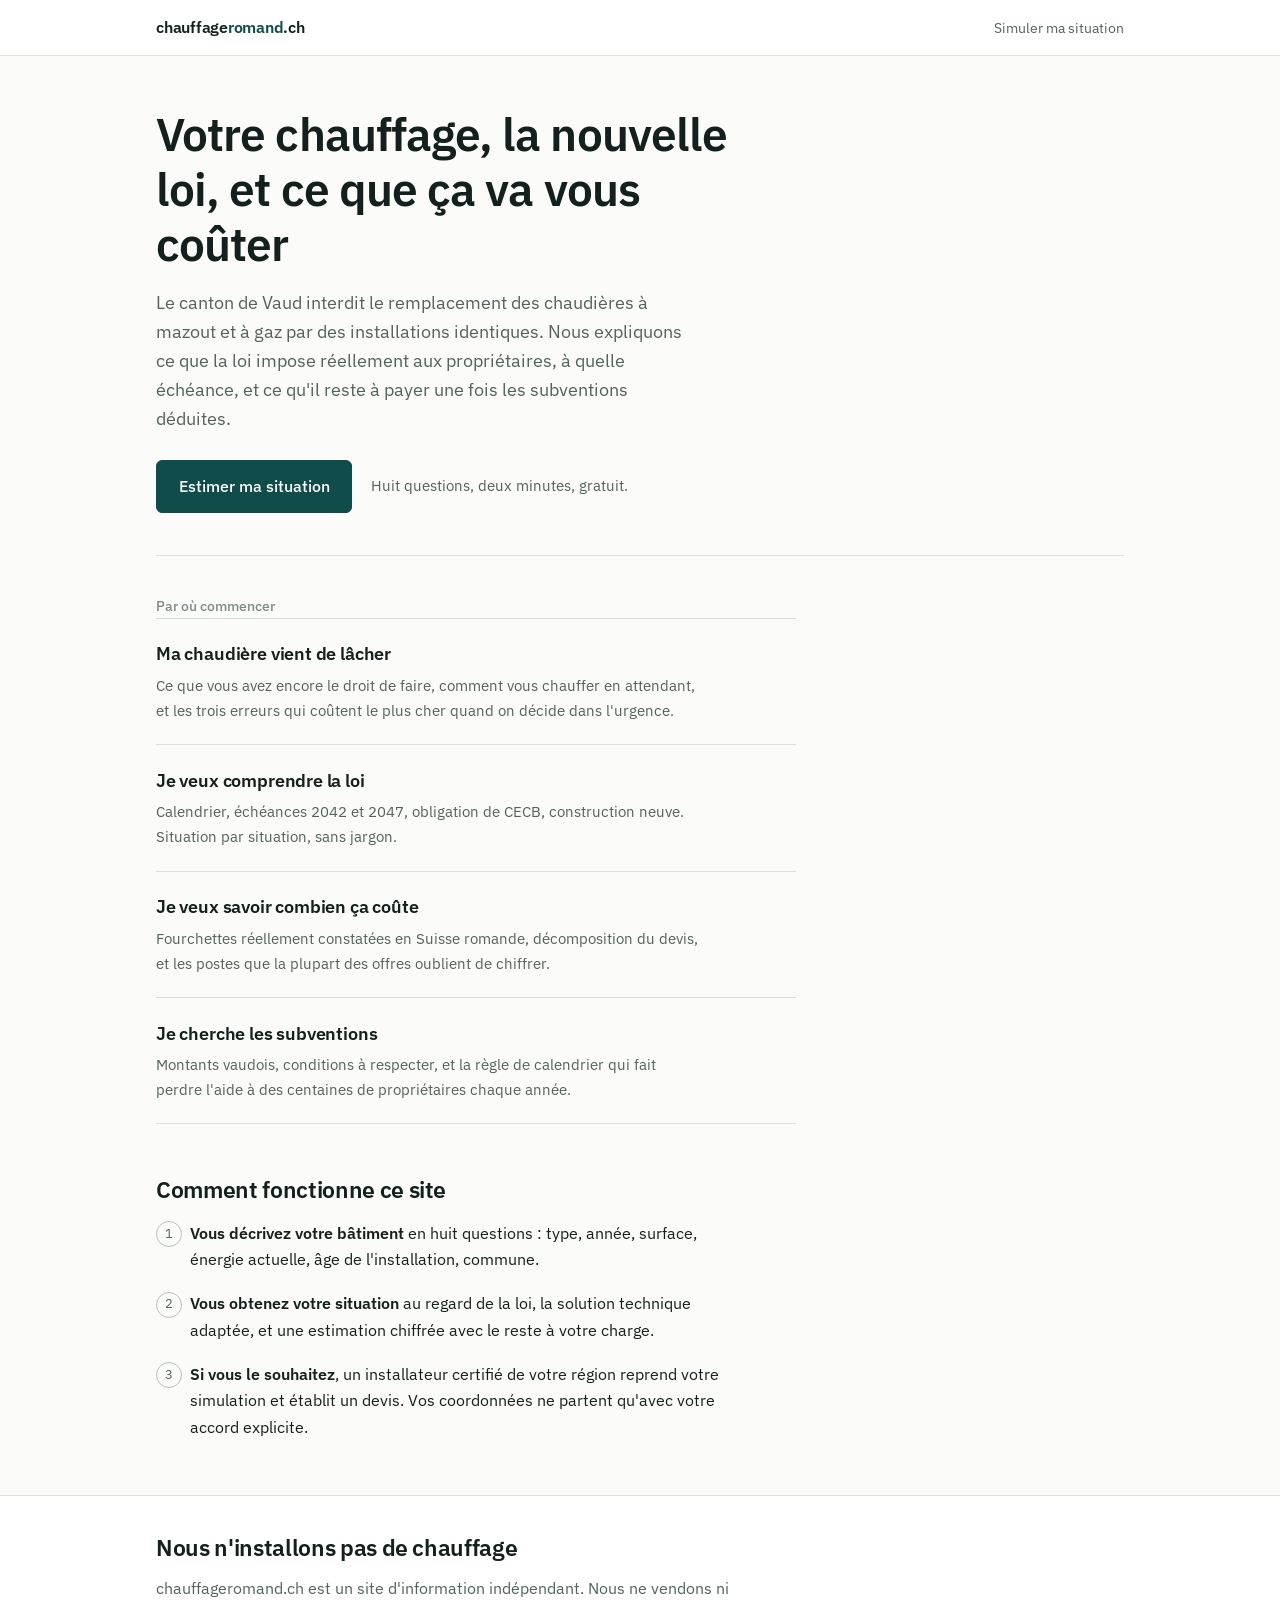
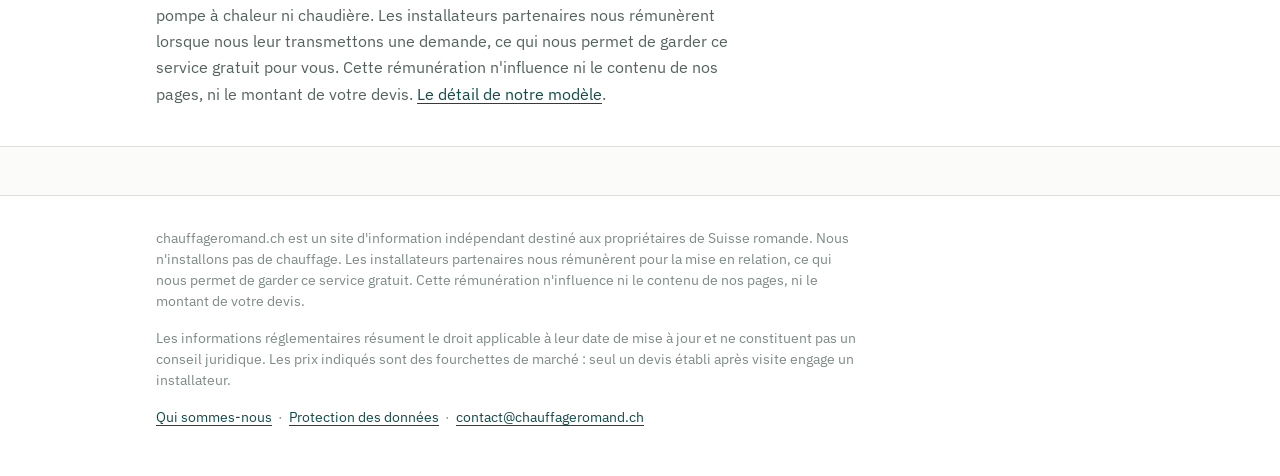
<file: index.html>
<!DOCTYPE html>
<html lang="fr-CH">
<head>
<meta charset="utf-8">
<meta name="viewport" content="width=device-width, initial-scale=1">
<title>Remplacer son chauffage dans le canton de Vaud : loi, coûts et subventions</title>
<meta name="description" content="La loi vaudoise interdit de remplacer une chaudière fossile à l'identique. Ce qu'elle impose, à quelle échéance, et ce que coûte réellement le remplacement.">
<link rel="canonical" href="https://chauffageromand.ch/">
<meta property="og:type" content="website">
<meta property="og:title" content="Remplacer son chauffage dans le canton de Vaud : loi, coûts et subventions">
<meta property="og:description" content="La loi vaudoise interdit de remplacer une chaudière fossile à l'identique. Ce qu'elle impose, à quelle échéance, et ce que coûte réellement le remplacement.">
<meta property="og:locale" content="fr_CH">
<meta property="og:url" content="https://chauffageromand.ch/">
<link rel="preconnect" href="https://fonts.googleapis.com">
<link rel="preconnect" href="https://fonts.gstatic.com" crossorigin>
<link href="https://fonts.googleapis.com/css2?family=IBM+Plex+Sans:wght@400;450;500;600&display=swap" rel="stylesheet">
<link rel="stylesheet" href="/assets/style.css">
</head>
<body>

<div class="bar">
  <div class="bar-in">
    <a class="logo" href="/">chauffage<span>romand</span>.ch</a>
    <a class="bar-link" href="/simulateur/">Simuler ma situation</a>
  </div>
</div>

<div class="shell">
  <section class="hero">
    <h1>Votre chauffage, la nouvelle loi, et ce que ça va vous coûter</h1>
    <p class="lede">Le canton de Vaud interdit le remplacement des chaudières à mazout et à gaz par des installations identiques. Nous expliquons ce que la loi impose réellement aux propriétaires, à quelle échéance, et ce qu'il reste à payer une fois les subventions déduites.</p>
    <div class="actions">
      <a class="btn" href="/simulateur/">Estimer ma situation</a>
      <span class="sec">Huit questions, deux minutes, gratuit.</span>
    </div>
  </section>

  <section class="routes">
    <h2>Par où commencer</h2>

    <a class="route" href="/demarches/chaudiere-en-panne/">
      <h3>Ma chaudière vient de lâcher</h3>
      <p>Ce que vous avez encore le droit de faire, comment vous chauffer en attendant, et les trois erreurs qui coûtent le plus cher quand on décide dans l'urgence.</p>
    </a>

    <a class="route" href="/loi-energie-vaud/">
      <h3>Je veux comprendre la loi</h3>
      <p>Calendrier, échéances 2042 et 2047, obligation de CECB, construction neuve. Situation par situation, sans jargon.</p>
    </a>

    <a class="route" href="/prix/pompe-a-chaleur-villa/">
      <h3>Je veux savoir combien ça coûte</h3>
      <p>Fourchettes réellement constatées en Suisse romande, décomposition du devis, et les postes que la plupart des offres oublient de chiffrer.</p>
    </a>

    <a class="route" href="/subventions/programme-batiments-vaud/">
      <h3>Je cherche les subventions</h3>
      <p>Montants vaudois, conditions à respecter, et la règle de calendrier qui fait perdre l'aide à des centaines de propriétaires chaque année.</p>
    </a>
  </section>

  <section class="how">
    <h2>Comment fonctionne ce site</h2>
    <ol>
      <li><strong>Vous décrivez votre bâtiment</strong> en huit questions : type, année, surface, énergie actuelle, âge de l'installation, commune.</li>
      <li><strong>Vous obtenez votre situation</strong> au regard de la loi, la solution technique adaptée, et une estimation chiffrée avec le reste à votre charge.</li>
      <li><strong>Si vous le souhaitez</strong>, un installateur certifié de votre région reprend votre simulation et établit un devis. Vos coordonnées ne partent qu'avec votre accord explicite.</li>
    </ol>
  </section>
</div>

<div class="band">
  <div class="band-in">
    <h2>Nous n'installons pas de chauffage</h2>
    <p>chauffageromand.ch est un site d'information indépendant. Nous ne vendons ni pompe à chaleur ni chaudière. Les installateurs partenaires nous rémunèrent lorsque nous leur transmettons une demande, ce qui nous permet de garder ce service gratuit pour vous. Cette rémunération n'influence ni le contenu de nos pages, ni le montant de votre devis. <a href="/qui-sommes-nous/">Le détail de notre modèle</a>.</p>
  </div>
</div>

<footer>
  <div class="foot-in">
    <p>chauffageromand.ch est un site d'information indépendant destiné aux propriétaires de Suisse romande. Nous n'installons pas de chauffage. Les installateurs partenaires nous rémunèrent pour la mise en relation, ce qui nous permet de garder ce service gratuit. Cette rémunération n'influence ni le contenu de nos pages, ni le montant de votre devis.</p>
    <p>Les informations réglementaires résument le droit applicable à leur date de mise à jour et ne constituent pas un conseil juridique. Les prix indiqués sont des fourchettes de marché : seul un devis établi après visite engage un installateur.</p>
    <p><a href="/qui-sommes-nous/">Qui sommes-nous</a> &nbsp;·&nbsp; <a href="/confidentialite/">Protection des données</a> &nbsp;·&nbsp; <a href="mailto:contact@chauffageromand.ch">contact@chauffageromand.ch</a></p>
  </div>
</footer>

<script type="application/ld+json">
{
  "@context": "https://schema.org",
  "@graph": [
    {
      "@type": "WebSite",
      "name": "chauffageromand.ch",
      "url": "https://chauffageromand.ch/",
      "inLanguage": "fr-CH"
    },
    {
      "@type": "Organization",
      "name": "chauffageromand.ch",
      "url": "https://chauffageromand.ch/",
      "description": "Site d'information indépendant sur le remplacement des installations de chauffage en Suisse romande."
    }
  ]
}
</script>
</body>
</html>
</file>
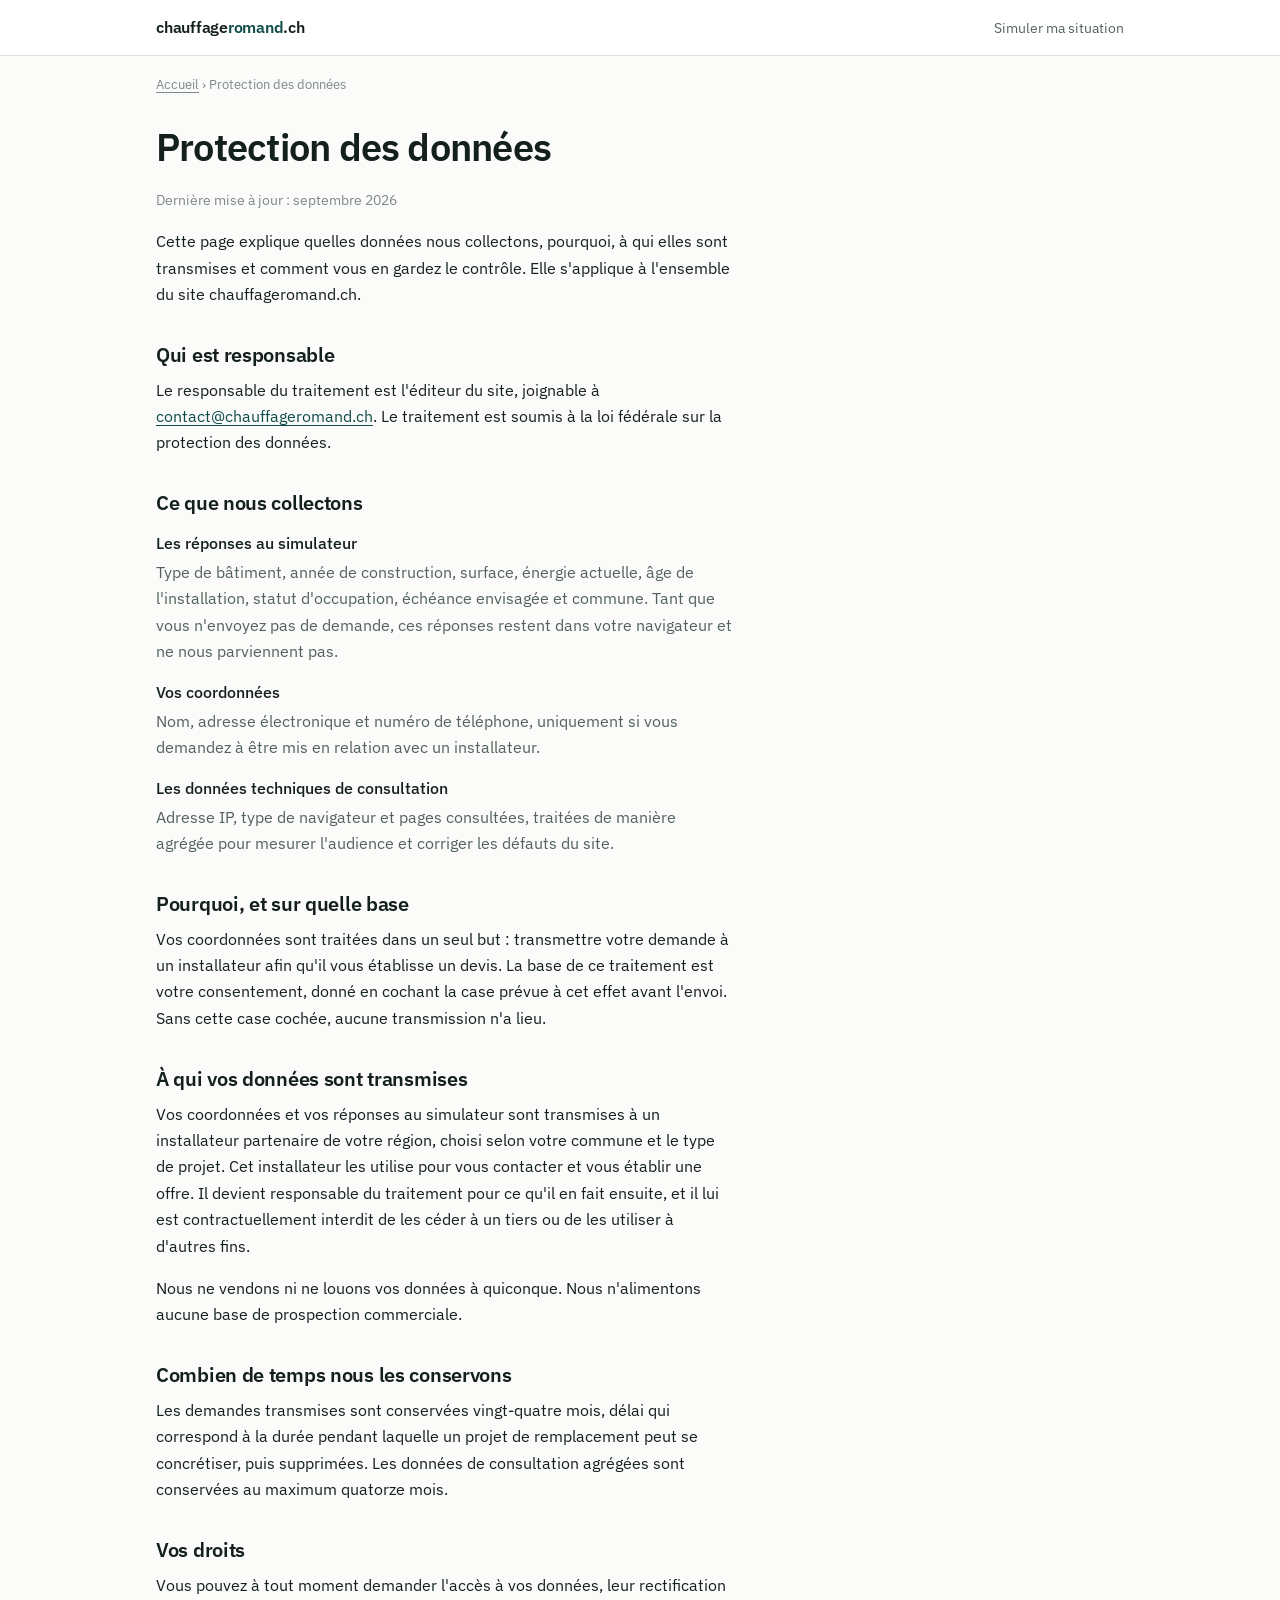
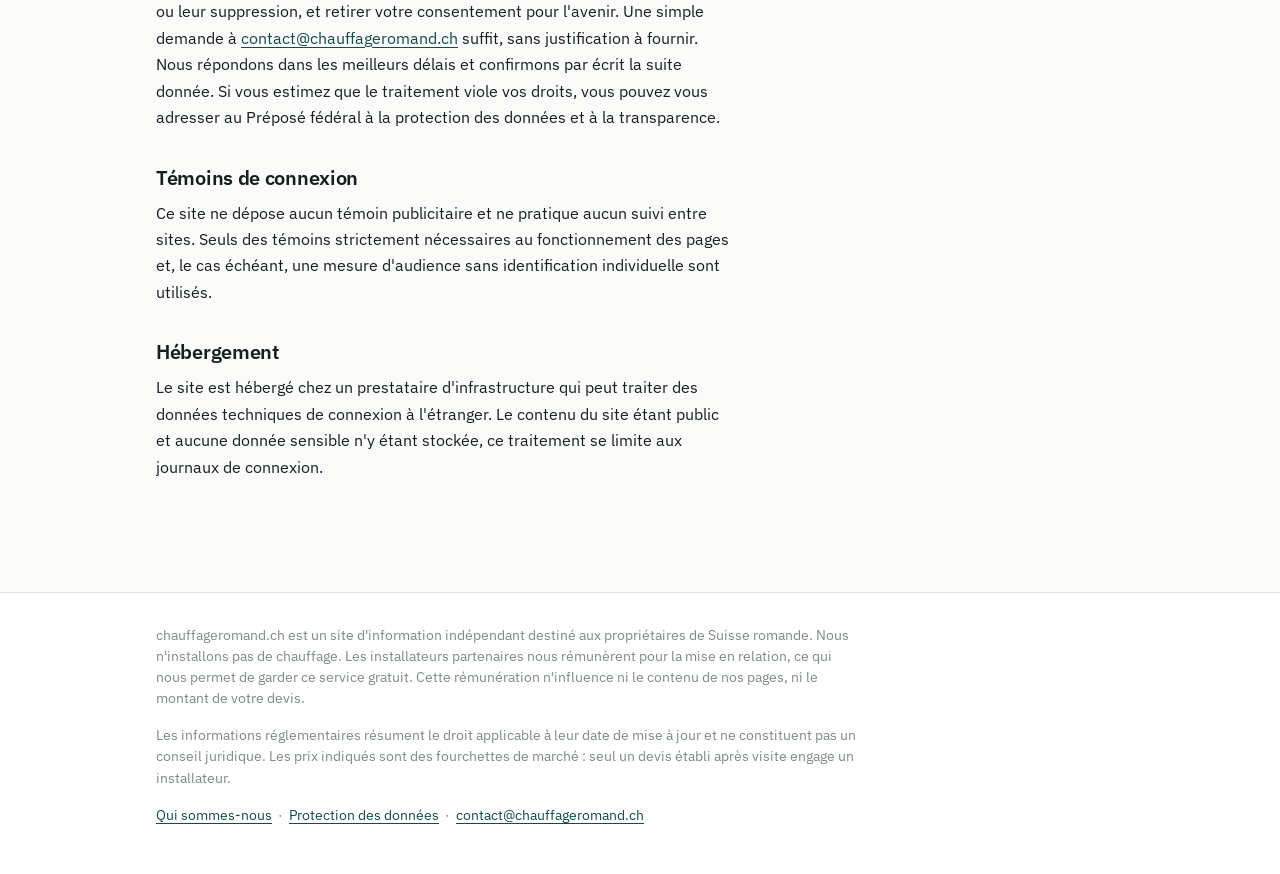
<file: confidentialite/index.html>
<!DOCTYPE html>
<html lang="fr-CH">
<head>
<meta charset="utf-8">
<meta name="viewport" content="width=device-width, initial-scale=1">
<title>Protection des données</title>
<meta name="description" content="Quelles données nous collectons, pourquoi, à qui elles sont transmises, combien de temps nous les conservons et comment exercer vos droits.">
<link rel="canonical" href="https://chauffageromand.ch/confidentialite/">
<meta property="og:type" content="website">
<meta property="og:title" content="Protection des données">
<meta property="og:description" content="Quelles données nous collectons, pourquoi, à qui elles sont transmises, combien de temps nous les conservons et comment exercer vos droits.">
<meta property="og:locale" content="fr_CH">
<meta property="og:url" content="https://chauffageromand.ch/confidentialite/">
<link rel="preconnect" href="https://fonts.googleapis.com">
<link rel="preconnect" href="https://fonts.gstatic.com" crossorigin>
<link href="https://fonts.googleapis.com/css2?family=IBM+Plex+Sans:wght@400;450;500;600&display=swap" rel="stylesheet">
<link rel="stylesheet" href="/assets/style.css">
</head>
<body>

<div class="bar">
  <div class="bar-in">
    <a class="logo" href="/">chauffage<span>romand</span>.ch</a>
    <a class="bar-link" href="/simulateur/">Simuler ma situation</a>
  </div>
</div>

<div class="shell">
  <nav class="crumb" aria-label="Fil d'Ariane">
    <a href="/">Accueil</a> &rsaquo; Protection des données
  </nav>
  <div class="plain">
    <h1>Protection des données</h1>
    <p class="small">Dernière mise à jour : septembre 2026</p>

    <p>Cette page explique quelles données nous collectons, pourquoi, à qui elles sont transmises et comment vous en gardez le contrôle. Elle s'applique à l'ensemble du site chauffageromand.ch.</p>

    <h2>Qui est responsable</h2>
    <p>Le responsable du traitement est l'éditeur du site, joignable à <a href="mailto:contact@chauffageromand.ch">contact@chauffageromand.ch</a>. Le traitement est soumis à la loi fédérale sur la protection des données.</p>

    <h2>Ce que nous collectons</h2>
    <dl>
      <dt>Les réponses au simulateur</dt>
      <dd>Type de bâtiment, année de construction, surface, énergie actuelle, âge de l'installation, statut d'occupation, échéance envisagée et commune. Tant que vous n'envoyez pas de demande, ces réponses restent dans votre navigateur et ne nous parviennent pas.</dd>

      <dt>Vos coordonnées</dt>
      <dd>Nom, adresse électronique et numéro de téléphone, uniquement si vous demandez à être mis en relation avec un installateur.</dd>

      <dt>Les données techniques de consultation</dt>
      <dd>Adresse IP, type de navigateur et pages consultées, traitées de manière agrégée pour mesurer l'audience et corriger les défauts du site.</dd>
    </dl>

    <h2>Pourquoi, et sur quelle base</h2>
    <p>Vos coordonnées sont traitées dans un seul but : transmettre votre demande à un installateur afin qu'il vous établisse un devis. La base de ce traitement est votre consentement, donné en cochant la case prévue à cet effet avant l'envoi. Sans cette case cochée, aucune transmission n'a lieu.</p>

    <h2>À qui vos données sont transmises</h2>
    <p>Vos coordonnées et vos réponses au simulateur sont transmises à un installateur partenaire de votre région, choisi selon votre commune et le type de projet. Cet installateur les utilise pour vous contacter et vous établir une offre. Il devient responsable du traitement pour ce qu'il en fait ensuite, et il lui est contractuellement interdit de les céder à un tiers ou de les utiliser à d'autres fins.</p>
    <p>Nous ne vendons ni ne louons vos données à quiconque. Nous n'alimentons aucune base de prospection commerciale.</p>

    <h2>Combien de temps nous les conservons</h2>
    <p>Les demandes transmises sont conservées vingt-quatre mois, délai qui correspond à la durée pendant laquelle un projet de remplacement peut se concrétiser, puis supprimées. Les données de consultation agrégées sont conservées au maximum quatorze mois.</p>

    <h2>Vos droits</h2>
    <p>Vous pouvez à tout moment demander l'accès à vos données, leur rectification ou leur suppression, et retirer votre consentement pour l'avenir. Une simple demande à <a href="mailto:contact@chauffageromand.ch">contact@chauffageromand.ch</a> suffit, sans justification à fournir. Nous répondons dans les meilleurs délais et confirmons par écrit la suite donnée. Si vous estimez que le traitement viole vos droits, vous pouvez vous adresser au Préposé fédéral à la protection des données et à la transparence.</p>

    <h2>Témoins de connexion</h2>
    <p>Ce site ne dépose aucun témoin publicitaire et ne pratique aucun suivi entre sites. Seuls des témoins strictement nécessaires au fonctionnement des pages et, le cas échéant, une mesure d'audience sans identification individuelle sont utilisés.</p>

    <h2>Hébergement</h2>
    <p>Le site est hébergé chez un prestataire d'infrastructure qui peut traiter des données techniques de connexion à l'étranger. Le contenu du site étant public et aucune donnée sensible n'y étant stockée, ce traitement se limite aux journaux de connexion.</p>
  </div>
</div>

<footer>
  <div class="foot-in">
    <p>chauffageromand.ch est un site d'information indépendant destiné aux propriétaires de Suisse romande. Nous n'installons pas de chauffage. Les installateurs partenaires nous rémunèrent pour la mise en relation, ce qui nous permet de garder ce service gratuit. Cette rémunération n'influence ni le contenu de nos pages, ni le montant de votre devis.</p>
    <p>Les informations réglementaires résument le droit applicable à leur date de mise à jour et ne constituent pas un conseil juridique. Les prix indiqués sont des fourchettes de marché : seul un devis établi après visite engage un installateur.</p>
    <p><a href="/qui-sommes-nous/">Qui sommes-nous</a> &nbsp;·&nbsp; <a href="/confidentialite/">Protection des données</a> &nbsp;·&nbsp; <a href="mailto:contact@chauffageromand.ch">contact@chauffageromand.ch</a></p>
  </div>
</footer>
</body>
</html>
</file>
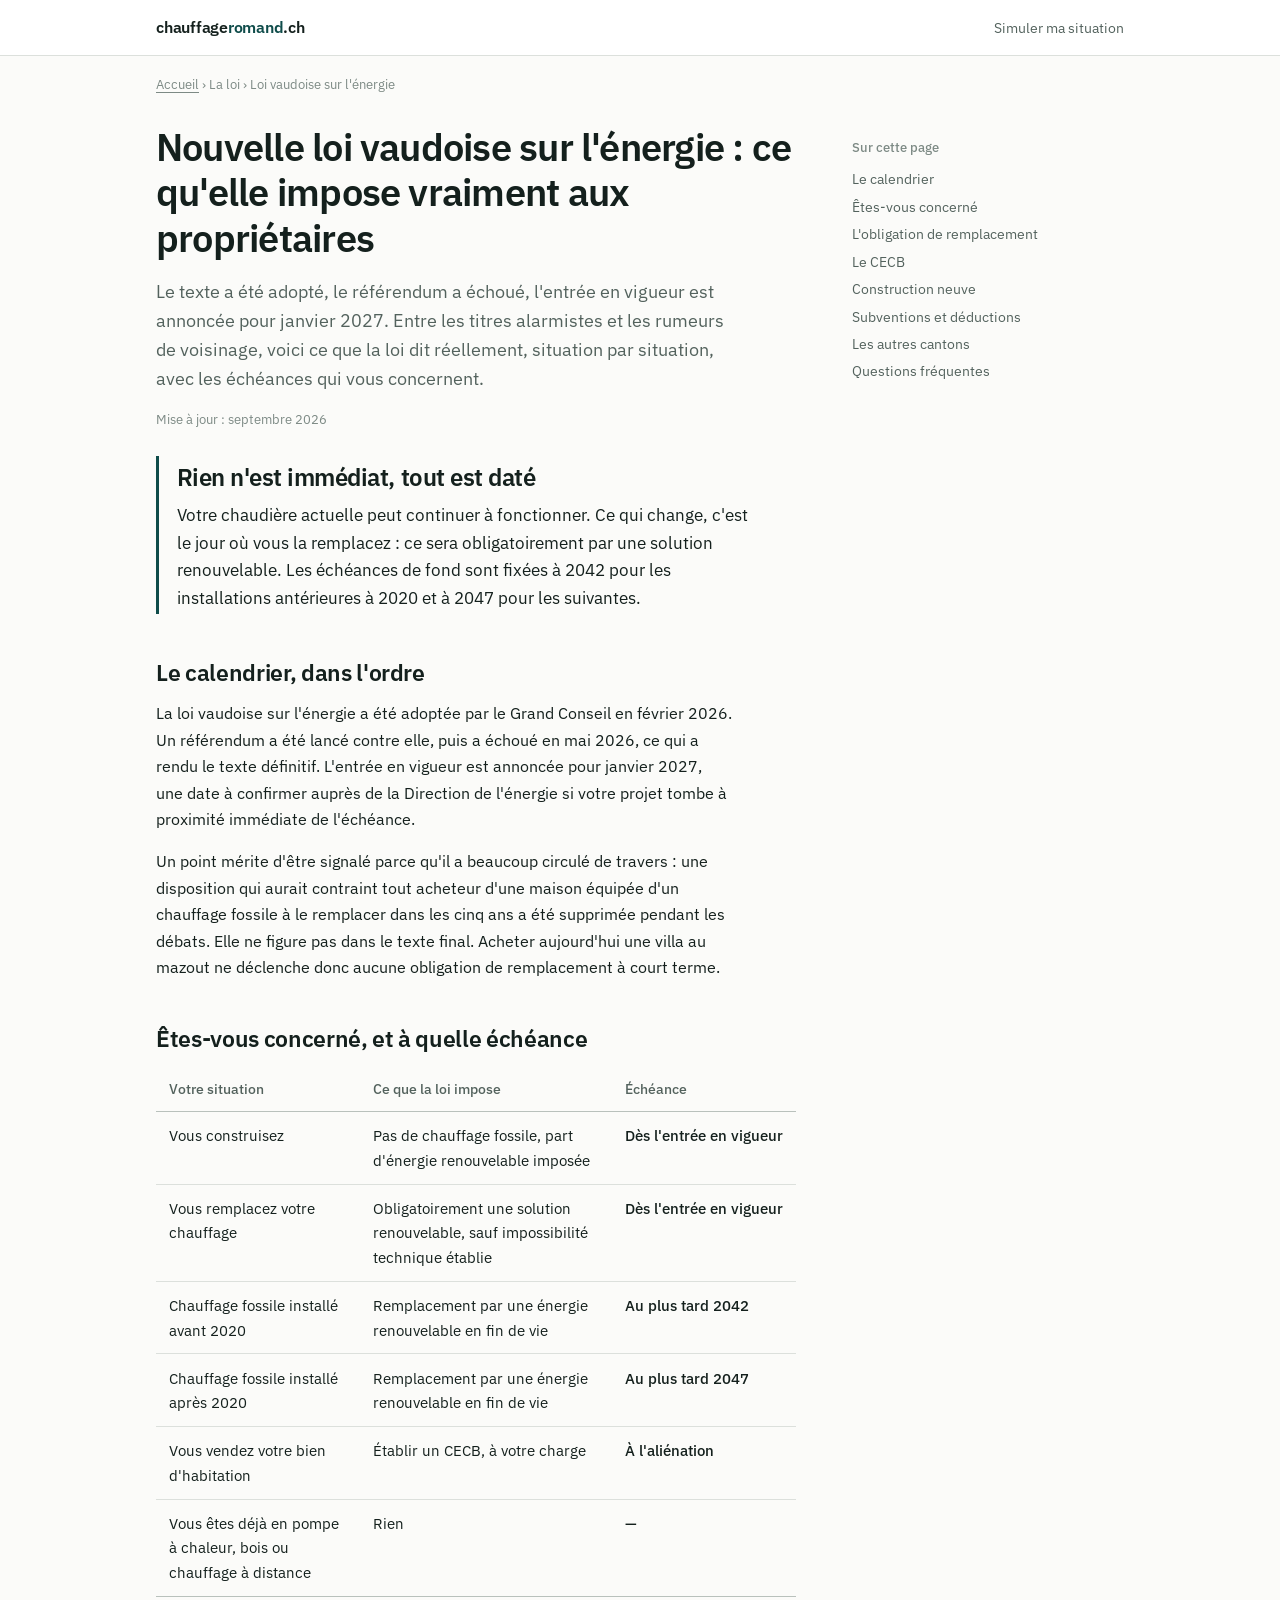
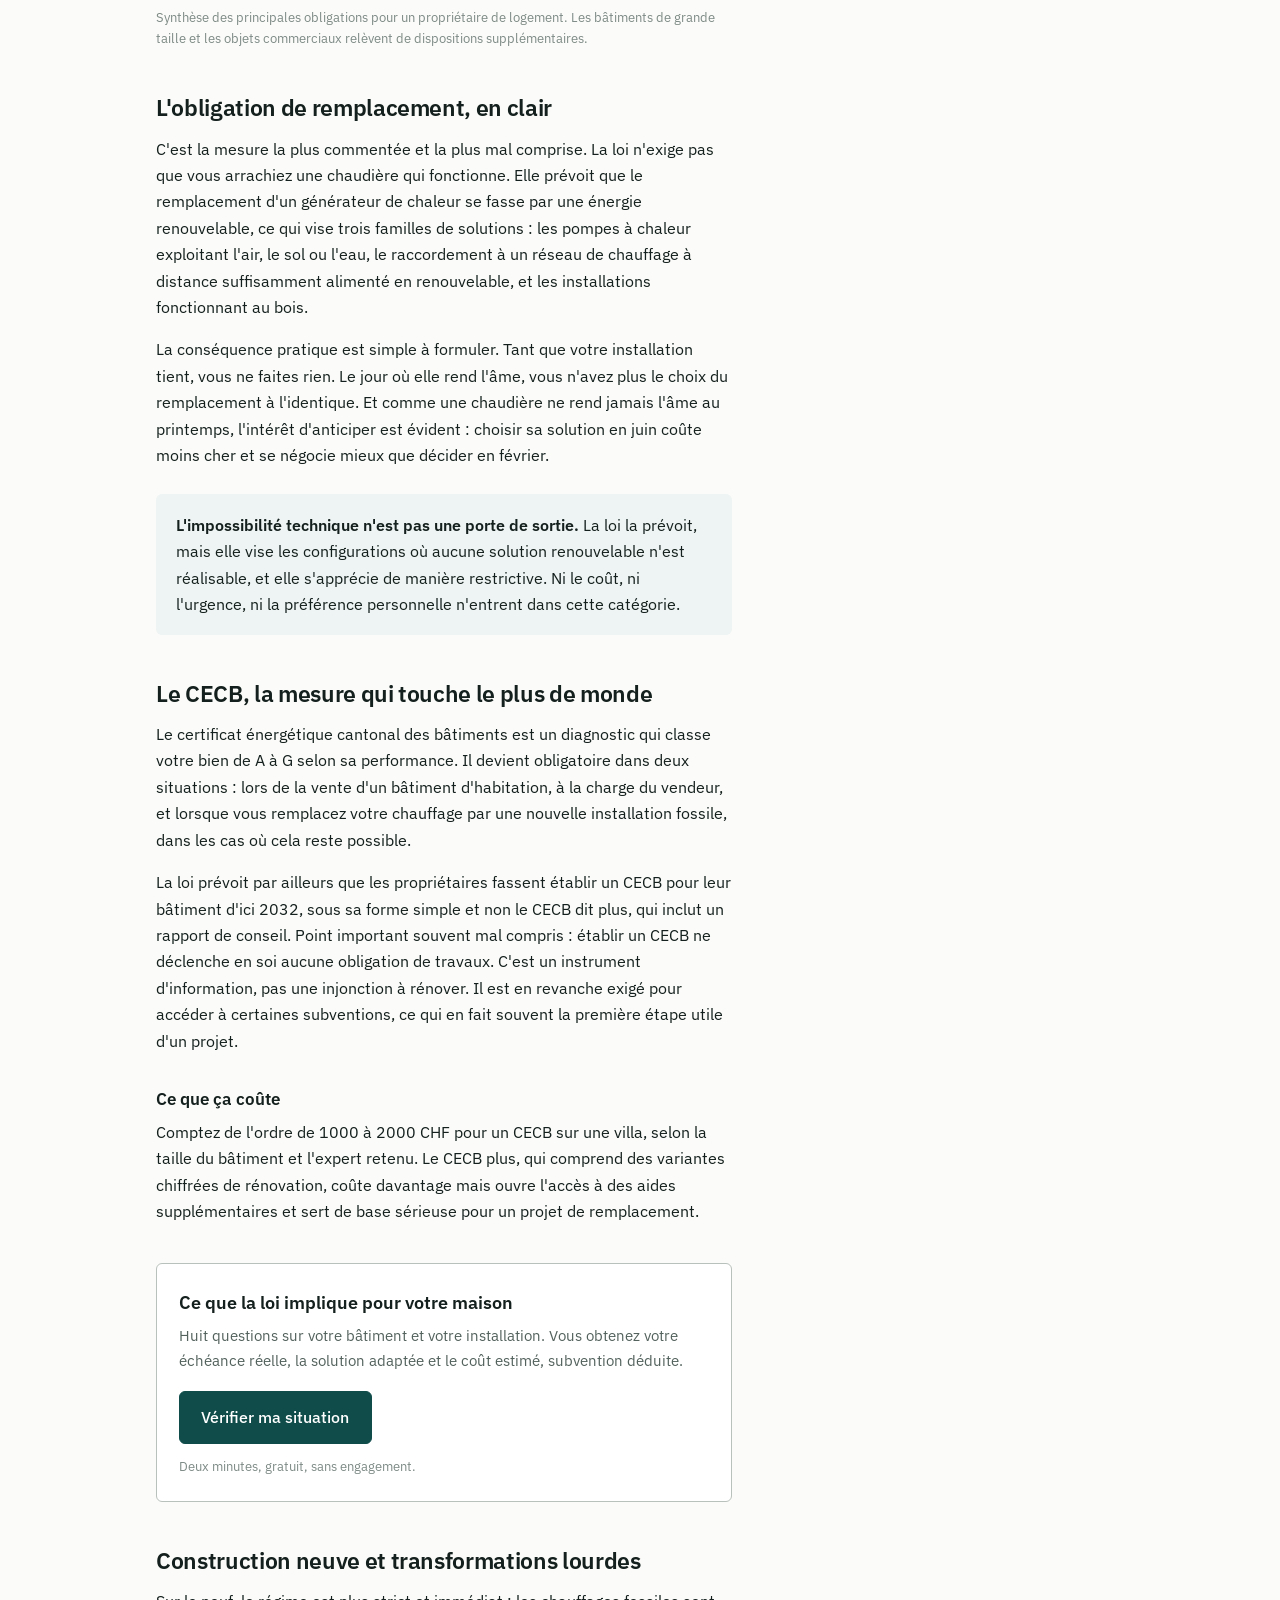
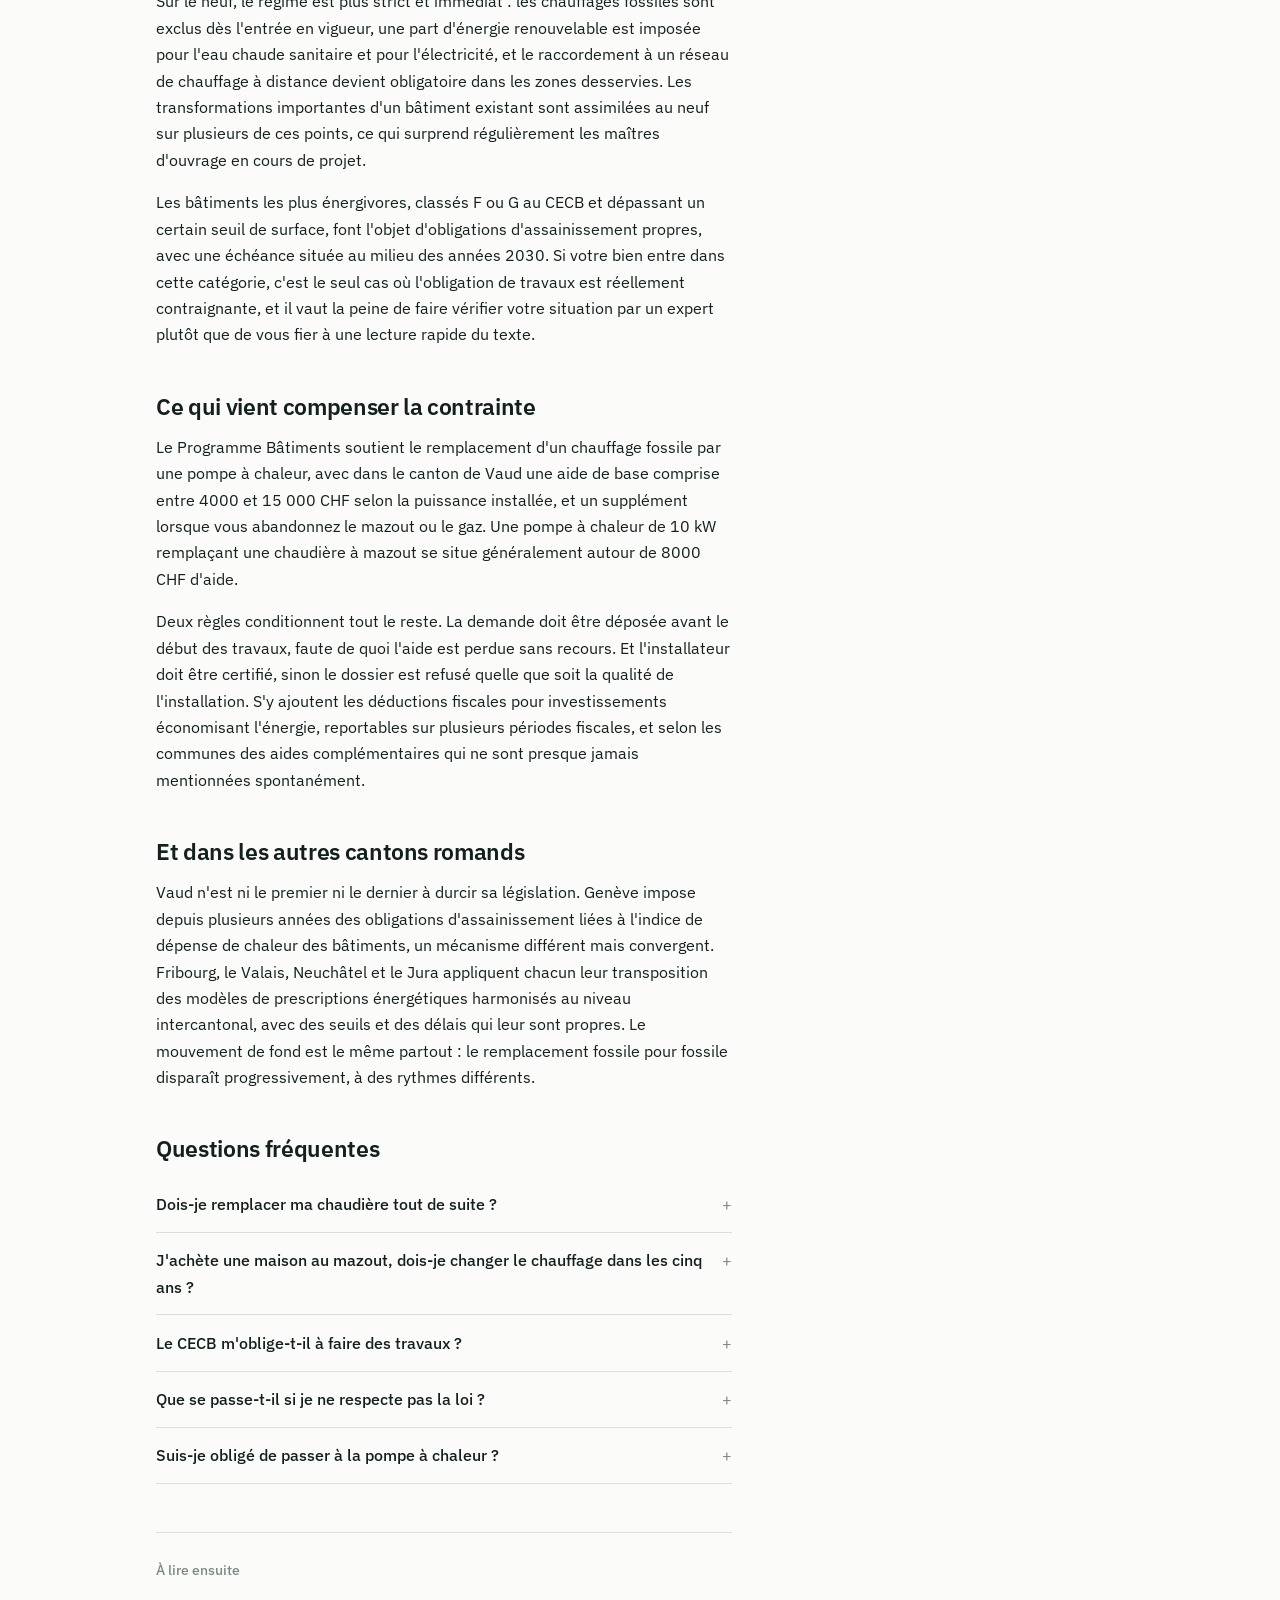
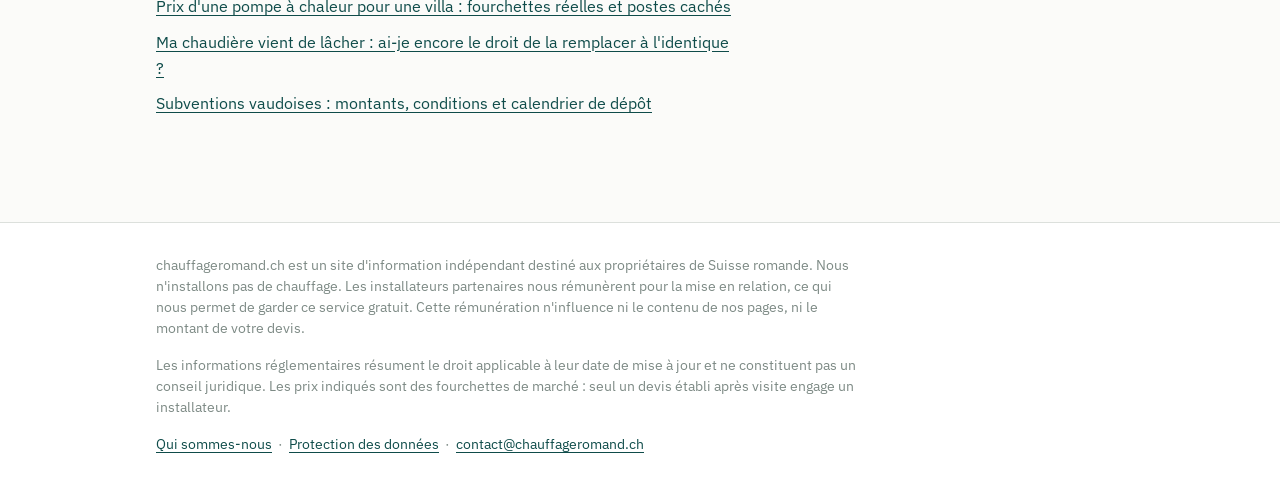
<file: loi-energie-vaud/index.html>
<!DOCTYPE html>
<html lang="fr-CH">
<head>
<meta charset="utf-8">
<meta name="viewport" content="width=device-width, initial-scale=1">
<title>Loi vaudoise sur l'énergie : ce qu'elle impose aux propriétaires</title>
<meta name="description" content="Calendrier, obligation de remplacement des chauffages fossiles, CECB, échéances 2042 et 2047, subventions. Le guide clair pour les propriétaires vaudois.">
<link rel="canonical" href="https://chauffageromand.ch/loi-energie-vaud/">
<meta property="og:type" content="website">
<meta property="og:title" content="Loi vaudoise sur l'énergie : ce qu'elle impose aux propriétaires">
<meta property="og:description" content="Calendrier, obligation de remplacement des chauffages fossiles, CECB, échéances 2042 et 2047, subventions. Le guide clair pour les propriétaires vaudois.">
<meta property="og:locale" content="fr_CH">
<meta property="og:url" content="https://chauffageromand.ch/loi-energie-vaud/">
<link rel="preconnect" href="https://fonts.googleapis.com">
<link rel="preconnect" href="https://fonts.gstatic.com" crossorigin>
<link href="https://fonts.googleapis.com/css2?family=IBM+Plex+Sans:wght@400;450;500;600&display=swap" rel="stylesheet">
<link rel="stylesheet" href="/assets/style.css">
</head>
<body>

<div class="bar">
  <div class="bar-in">
    <a class="logo" href="/">chauffage<span>romand</span>.ch</a>
    <a class="bar-link" href="/simulateur/">Simuler ma situation</a>
  </div>
</div>

<div class="shell">
  <nav class="crumb" aria-label="Fil d'Ariane">
    <a href="/">Accueil</a> &rsaquo; La loi &rsaquo; Loi vaudoise sur l'énergie
  </nav>

  <div class="grid">
    <article>

      <h1>Nouvelle loi vaudoise sur l'énergie : ce qu'elle impose vraiment aux propriétaires</h1>
      <p class="chapeau">Le texte a été adopté, le référendum a échoué, l'entrée en vigueur est annoncée pour janvier 2027. Entre les titres alarmistes et les rumeurs de voisinage, voici ce que la loi dit réellement, situation par situation, avec les échéances qui vous concernent.</p>
      <p class="updated">Mise à jour : septembre 2026</p>

      <div class="direct">
        <p><span class="figure">Rien n'est immédiat, tout est daté</span>
        Votre chaudière actuelle peut continuer à fonctionner. Ce qui change, c'est le jour où vous la remplacez : ce sera obligatoirement par une solution renouvelable. Les échéances de fond sont fixées à 2042 pour les installations antérieures à 2020 et à 2047 pour les suivantes.</p>
      </div>

      <h2 id="calendrier">Le calendrier, dans l'ordre</h2>
      <p>La loi vaudoise sur l'énergie a été adoptée par le Grand Conseil en février 2026. Un référendum a été lancé contre elle, puis a échoué en mai 2026, ce qui a rendu le texte définitif. L'entrée en vigueur est annoncée pour janvier 2027, une date à confirmer auprès de la Direction de l'énergie si votre projet tombe à proximité immédiate de l'échéance.</p>
      <p>Un point mérite d'être signalé parce qu'il a beaucoup circulé de travers : une disposition qui aurait contraint tout acheteur d'une maison équipée d'un chauffage fossile à le remplacer dans les cinq ans a été supprimée pendant les débats. Elle ne figure pas dans le texte final. Acheter aujourd'hui une villa au mazout ne déclenche donc aucune obligation de remplacement à court terme.</p>

      <h2 id="concerne">Êtes-vous concerné, et à quelle échéance</h2>

      <div class="tw">
      <table>
        <thead>
          <tr><th scope="col">Votre situation</th><th scope="col">Ce que la loi impose</th><th scope="col">Échéance</th></tr>
        </thead>
        <tbody>
          <tr><td>Vous construisez</td><td>Pas de chauffage fossile, part d'énergie renouvelable imposée</td><td class="num">Dès l'entrée en vigueur</td></tr>
          <tr><td>Vous remplacez votre chauffage</td><td>Obligatoirement une solution renouvelable, sauf impossibilité technique établie</td><td class="num">Dès l'entrée en vigueur</td></tr>
          <tr><td>Chauffage fossile installé avant 2020</td><td>Remplacement par une énergie renouvelable en fin de vie</td><td class="num">Au plus tard 2042</td></tr>
          <tr><td>Chauffage fossile installé après 2020</td><td>Remplacement par une énergie renouvelable en fin de vie</td><td class="num">Au plus tard 2047</td></tr>
          <tr><td>Vous vendez votre bien d'habitation</td><td>Établir un CECB, à votre charge</td><td class="num">À l'aliénation</td></tr>
          <tr><td>Vous êtes déjà en pompe à chaleur, bois ou chauffage à distance</td><td>Rien</td><td class="num">—</td></tr>
        </tbody>
      </table>
      </div>
      <p class="caption">Synthèse des principales obligations pour un propriétaire de logement. Les bâtiments de grande taille et les objets commerciaux relèvent de dispositions supplémentaires.</p>

      <h2 id="remplacement">L'obligation de remplacement, en clair</h2>
      <p>C'est la mesure la plus commentée et la plus mal comprise. La loi n'exige pas que vous arrachiez une chaudière qui fonctionne. Elle prévoit que le remplacement d'un générateur de chaleur se fasse par une énergie renouvelable, ce qui vise trois familles de solutions : les pompes à chaleur exploitant l'air, le sol ou l'eau, le raccordement à un réseau de chauffage à distance suffisamment alimenté en renouvelable, et les installations fonctionnant au bois.</p>
      <p>La conséquence pratique est simple à formuler. Tant que votre installation tient, vous ne faites rien. Le jour où elle rend l'âme, vous n'avez plus le choix du remplacement à l'identique. Et comme une chaudière ne rend jamais l'âme au printemps, l'intérêt d'anticiper est évident : choisir sa solution en juin coûte moins cher et se négocie mieux que décider en février.</p>

      <div class="note">
        <p><strong>L'impossibilité technique n'est pas une porte de sortie.</strong> La loi la prévoit, mais elle vise les configurations où aucune solution renouvelable n'est réalisable, et elle s'apprécie de manière restrictive. Ni le coût, ni l'urgence, ni la préférence personnelle n'entrent dans cette catégorie.</p>
      </div>

      <h2 id="cecb">Le CECB, la mesure qui touche le plus de monde</h2>
      <p>Le certificat énergétique cantonal des bâtiments est un diagnostic qui classe votre bien de A à G selon sa performance. Il devient obligatoire dans deux situations : lors de la vente d'un bâtiment d'habitation, à la charge du vendeur, et lorsque vous remplacez votre chauffage par une nouvelle installation fossile, dans les cas où cela reste possible.</p>
      <p>La loi prévoit par ailleurs que les propriétaires fassent établir un CECB pour leur bâtiment d'ici 2032, sous sa forme simple et non le CECB dit plus, qui inclut un rapport de conseil. Point important souvent mal compris : établir un CECB ne déclenche en soi aucune obligation de travaux. C'est un instrument d'information, pas une injonction à rénover. Il est en revanche exigé pour accéder à certaines subventions, ce qui en fait souvent la première étape utile d'un projet.</p>

      <h3>Ce que ça coûte</h3>
      <p>Comptez de l'ordre de 1000 à 2000 CHF pour un CECB sur une villa, selon la taille du bâtiment et l'expert retenu. Le CECB plus, qui comprend des variantes chiffrées de rénovation, coûte davantage mais ouvre l'accès à des aides supplémentaires et sert de base sérieuse pour un projet de remplacement.</p>

      <div class="cta">
        <h3>Ce que la loi implique pour votre maison</h3>
        <p>Huit questions sur votre bâtiment et votre installation. Vous obtenez votre échéance réelle, la solution adaptée et le coût estimé, subvention déduite.</p>
        <a class="btn" href="/simulateur/">Vérifier ma situation</a>
        <small>Deux minutes, gratuit, sans engagement.</small>
      </div>

      <h2 id="neuf">Construction neuve et transformations lourdes</h2>
      <p>Sur le neuf, le régime est plus strict et immédiat : les chauffages fossiles sont exclus dès l'entrée en vigueur, une part d'énergie renouvelable est imposée pour l'eau chaude sanitaire et pour l'électricité, et le raccordement à un réseau de chauffage à distance devient obligatoire dans les zones desservies. Les transformations importantes d'un bâtiment existant sont assimilées au neuf sur plusieurs de ces points, ce qui surprend régulièrement les maîtres d'ouvrage en cours de projet.</p>
      <p>Les bâtiments les plus énergivores, classés F ou G au CECB et dépassant un certain seuil de surface, font l'objet d'obligations d'assainissement propres, avec une échéance située au milieu des années 2030. Si votre bien entre dans cette catégorie, c'est le seul cas où l'obligation de travaux est réellement contraignante, et il vaut la peine de faire vérifier votre situation par un expert plutôt que de vous fier à une lecture rapide du texte.</p>

      <h2 id="argent">Ce qui vient compenser la contrainte</h2>
      <p>Le Programme Bâtiments soutient le remplacement d'un chauffage fossile par une pompe à chaleur, avec dans le canton de Vaud une aide de base comprise entre 4000 et 15 000 CHF selon la puissance installée, et un supplément lorsque vous abandonnez le mazout ou le gaz. Une pompe à chaleur de 10 kW remplaçant une chaudière à mazout se situe généralement autour de 8000 CHF d'aide.</p>
      <p>Deux règles conditionnent tout le reste. La demande doit être déposée avant le début des travaux, faute de quoi l'aide est perdue sans recours. Et l'installateur doit être certifié, sinon le dossier est refusé quelle que soit la qualité de l'installation. S'y ajoutent les déductions fiscales pour investissements économisant l'énergie, reportables sur plusieurs périodes fiscales, et selon les communes des aides complémentaires qui ne sont presque jamais mentionnées spontanément.</p>

      <h2 id="autres">Et dans les autres cantons romands</h2>
      <p>Vaud n'est ni le premier ni le dernier à durcir sa législation. Genève impose depuis plusieurs années des obligations d'assainissement liées à l'indice de dépense de chaleur des bâtiments, un mécanisme différent mais convergent. Fribourg, le Valais, Neuchâtel et le Jura appliquent chacun leur transposition des modèles de prescriptions énergétiques harmonisés au niveau intercantonal, avec des seuils et des délais qui leur sont propres. Le mouvement de fond est le même partout : le remplacement fossile pour fossile disparaît progressivement, à des rythmes différents.</p>

      <h2 id="faq">Questions fréquentes</h2>

      <details>
        <summary>Dois-je remplacer ma chaudière tout de suite ?</summary>
        <div class="body"><p>Non. Tant que votre installation fonctionne, la loi ne vous impose rien. L'obligation se déclenche au moment du remplacement, avec des échéances maximales fixées à 2042 pour les installations antérieures à 2020 et à 2047 pour les suivantes.</p></div>
      </details>

      <details>
        <summary>J'achète une maison au mazout, dois-je changer le chauffage dans les cinq ans ?</summary>
        <div class="body"><p>Non. Cette disposition figurait dans une version intermédiaire du texte et a été supprimée pendant les débats parlementaires. L'achat d'un bien équipé d'un chauffage fossile ne crée aucune obligation de remplacement anticipé. Le prix de vente intègre en revanche de plus en plus souvent le coût du remplacement futur, ce qui est un sujet de négociation légitime.</p></div>
      </details>

      <details>
        <summary>Le CECB m'oblige-t-il à faire des travaux ?</summary>
        <div class="body"><p>Non. Le CECB est un instrument d'information : il classe la performance de votre bâtiment sans déclencher d'obligation d'assainissement. Il est en revanche exigé lors de la vente d'un logement, et il conditionne l'accès à certaines subventions.</p></div>
      </details>

      <details>
        <summary>Que se passe-t-il si je ne respecte pas la loi ?</summary>
        <div class="body"><p>Les infractions à la législation cantonale sur l'énergie sont passibles de sanctions administratives et d'amendes, et une installation non conforme peut faire l'objet d'une décision de remise en état. En pratique, le point de contrôle le plus fréquent reste l'autorisation de construire : une installation posée sans autorisation ou non conforme se heurte au refus au moment de la mise en service.</p></div>
      </details>

      <details>
        <summary>Suis-je obligé de passer à la pompe à chaleur ?</summary>
        <div class="body"><p>Non, la pompe à chaleur n'est qu'une des solutions admises. Le raccordement à un réseau de chauffage à distance suffisamment alimenté en renouvelable et les installations au bois répondent également à l'exigence. Dans les communes desservies par un réseau de chaleur, le raccordement est souvent la solution la moins chère et la moins contraignante.</p></div>
      </details>

      <div class="next">
        <h4>À lire ensuite</h4>
        <ul>
          <li><a href="/prix/pompe-a-chaleur-villa/">Prix d'une pompe à chaleur pour une villa : fourchettes réelles et postes cachés</a></li>
          <li><a href="/demarches/chaudiere-en-panne/">Ma chaudière vient de lâcher : ai-je encore le droit de la remplacer à l'identique ?</a></li>
          <li><a href="/subventions/programme-batiments-vaud/">Subventions vaudoises : montants, conditions et calendrier de dépôt</a></li>
          
        </ul>
      </div>

    </article>

    <aside class="side">
      <h4>Sur cette page</h4>
      <ul>
        <li><a href="#calendrier">Le calendrier</a></li>
        <li><a href="#concerne">Êtes-vous concerné</a></li>
        <li><a href="#remplacement">L'obligation de remplacement</a></li>
        <li><a href="#cecb">Le CECB</a></li>
        <li><a href="#neuf">Construction neuve</a></li>
        <li><a href="#argent">Subventions et déductions</a></li>
        <li><a href="#autres">Les autres cantons</a></li>
        <li><a href="#faq">Questions fréquentes</a></li>
      </ul>
    </aside>
  </div>
</div>

<footer>
  <div class="foot-in">
    <p>chauffageromand.ch est un site d'information indépendant destiné aux propriétaires de Suisse romande. Nous n'installons pas de chauffage. Les installateurs partenaires nous rémunèrent pour la mise en relation, ce qui nous permet de garder ce service gratuit. Cette rémunération n'influence ni le contenu de nos pages, ni le montant de votre devis.</p>
    <p>Les informations réglementaires résument le droit applicable à leur date de mise à jour et ne constituent pas un conseil juridique. Les prix indiqués sont des fourchettes de marché : seul un devis établi après visite engage un installateur.</p>
    <p><a href="/qui-sommes-nous/">Qui sommes-nous</a> &nbsp;·&nbsp; <a href="/confidentialite/">Protection des données</a> &nbsp;·&nbsp; <a href="mailto:contact@chauffageromand.ch">contact@chauffageromand.ch</a></p>
  </div>
</footer>

<script type="application/ld+json">
{
  "@context":"https://schema.org",
  "@graph":[
    {
      "@type":"Article",
      "headline":"Nouvelle loi vaudoise sur l'énergie : ce qu'elle impose aux propriétaires",
      "description":"Calendrier, obligation de remplacement des chauffages fossiles, CECB, construction neuve et subventions. Ce que la loi vaudoise change réellement pour un propriétaire.",
      "inLanguage":"fr-CH",
      "dateModified":"2026-09-09",
      "publisher":{"@type":"Organization","name":"chauffageromand.ch"}
    },
    {
      "@type":"FAQPage",
      "mainEntity":[
        {"@type":"Question","name":"Dois-je remplacer ma chaudière tout de suite ?",
         "acceptedAnswer":{"@type":"Answer","text":"Non. Tant que l'installation fonctionne, la loi n'impose rien. L'obligation se déclenche au remplacement, avec des échéances maximales de 2042 pour les installations antérieures à 2020 et 2047 pour les suivantes."}},
        {"@type":"Question","name":"J'achète une maison au mazout, dois-je changer le chauffage dans les cinq ans ?",
         "acceptedAnswer":{"@type":"Answer","text":"Non. Cette disposition figurait dans une version intermédiaire du texte et a été supprimée pendant les débats parlementaires."}},
        {"@type":"Question","name":"Le CECB oblige-t-il à faire des travaux ?",
         "acceptedAnswer":{"@type":"Answer","text":"Non. Le CECB est un instrument d'information qui classe la performance du bâtiment. Il est exigé lors de la vente d'un logement et conditionne l'accès à certaines subventions."}},
        {"@type":"Question","name":"Suis-je obligé de passer à la pompe à chaleur ?",
         "acceptedAnswer":{"@type":"Answer","text":"Non. Le raccordement à un chauffage à distance renouvelable et les installations au bois répondent également à l'exigence légale."}}
      ]
    },
    {
      "@type":"BreadcrumbList",
      "itemListElement":[
        {"@type":"ListItem","position":1,"name":"Accueil","item":"https://chauffageromand.ch/"},
        {"@type":"ListItem","position":2,"name":"La loi","item":"https://chauffageromand.ch/loi/"},
        {"@type":"ListItem","position":3,"name":"Loi vaudoise sur l'énergie"}
      ]
    }
  ]
}
</script>
</body>
</html>
</file>
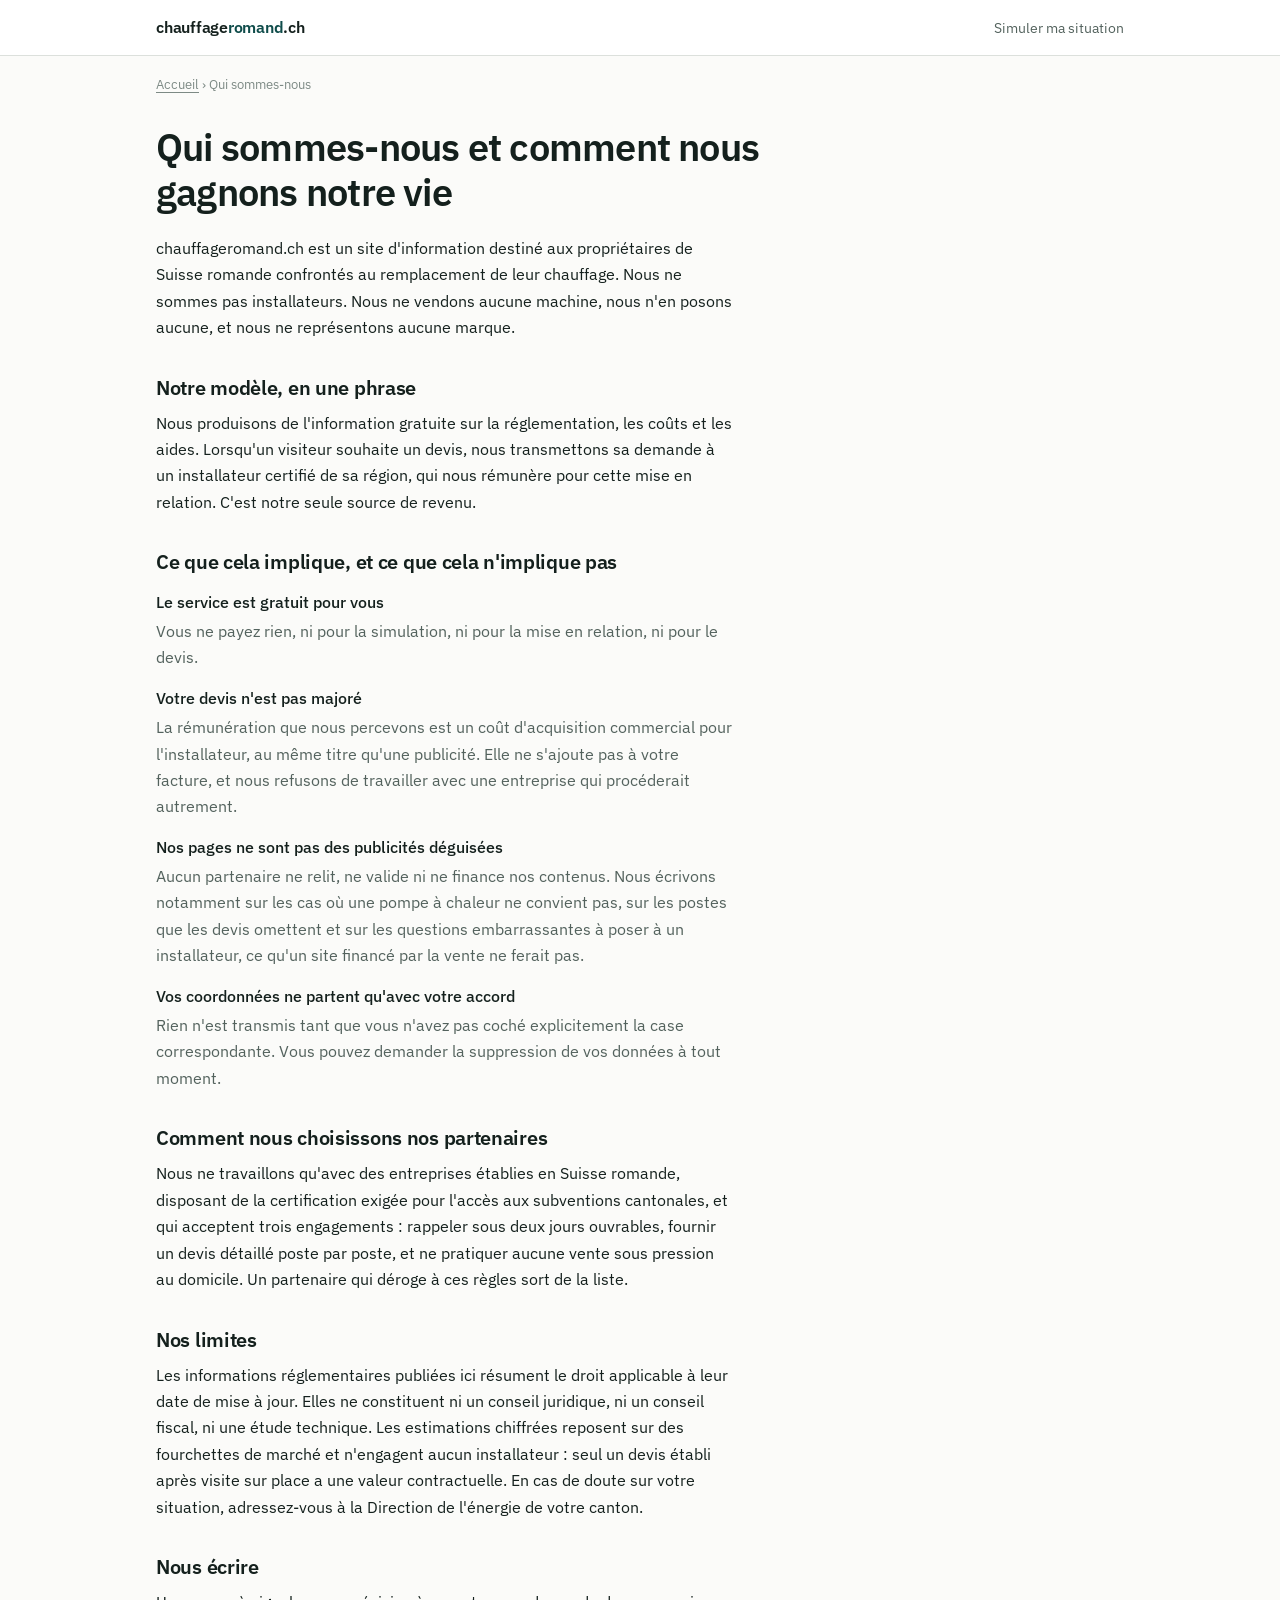
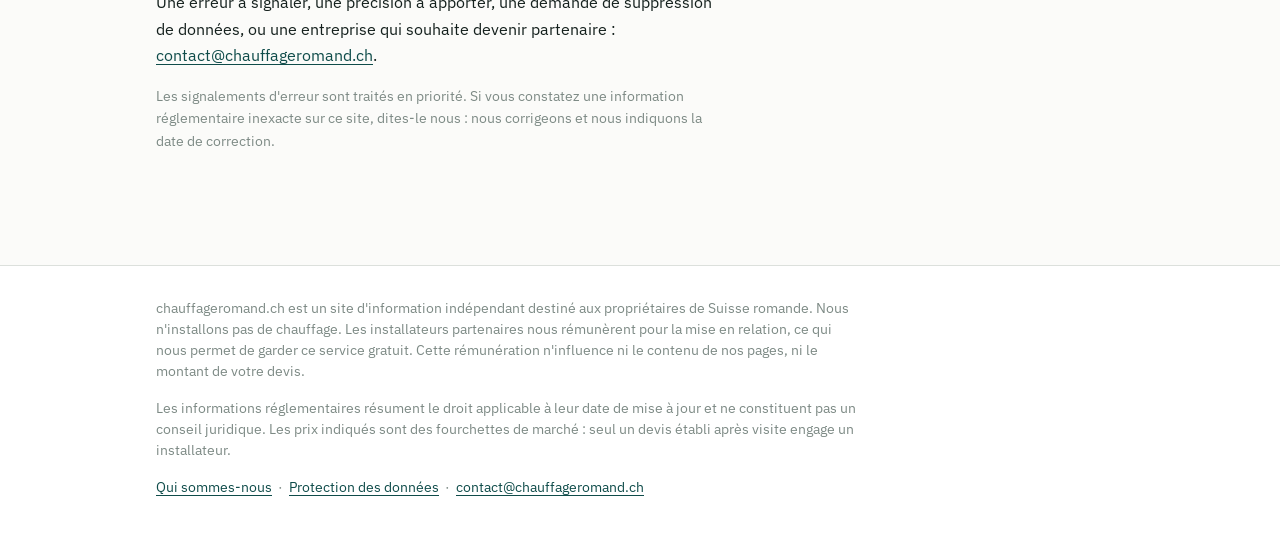
<file: qui-sommes-nous/index.html>
<!DOCTYPE html>
<html lang="fr-CH">
<head>
<meta charset="utf-8">
<meta name="viewport" content="width=device-width, initial-scale=1">
<title>Qui sommes-nous et comment nous gagnons notre vie</title>
<meta name="description" content="Site d'information indépendant sur le remplacement des chauffages en Suisse romande. Notre modèle économique, expliqué sans détour.">
<link rel="canonical" href="https://chauffageromand.ch/qui-sommes-nous/">
<meta property="og:type" content="website">
<meta property="og:title" content="Qui sommes-nous et comment nous gagnons notre vie">
<meta property="og:description" content="Site d'information indépendant sur le remplacement des chauffages en Suisse romande. Notre modèle économique, expliqué sans détour.">
<meta property="og:locale" content="fr_CH">
<meta property="og:url" content="https://chauffageromand.ch/qui-sommes-nous/">
<link rel="preconnect" href="https://fonts.googleapis.com">
<link rel="preconnect" href="https://fonts.gstatic.com" crossorigin>
<link href="https://fonts.googleapis.com/css2?family=IBM+Plex+Sans:wght@400;450;500;600&display=swap" rel="stylesheet">
<link rel="stylesheet" href="/assets/style.css">
</head>
<body>

<div class="bar">
  <div class="bar-in">
    <a class="logo" href="/">chauffage<span>romand</span>.ch</a>
    <a class="bar-link" href="/simulateur/">Simuler ma situation</a>
  </div>
</div>

<div class="shell">
  <nav class="crumb" aria-label="Fil d'Ariane">
    <a href="/">Accueil</a> &rsaquo; Qui sommes-nous
  </nav>
  <div class="plain">
    <h1>Qui sommes-nous et comment nous gagnons notre vie</h1>

    <p>chauffageromand.ch est un site d'information destiné aux propriétaires de Suisse romande confrontés au remplacement de leur chauffage. Nous ne sommes pas installateurs. Nous ne vendons aucune machine, nous n'en posons aucune, et nous ne représentons aucune marque.</p>

    <h2>Notre modèle, en une phrase</h2>
    <p>Nous produisons de l'information gratuite sur la réglementation, les coûts et les aides. Lorsqu'un visiteur souhaite un devis, nous transmettons sa demande à un installateur certifié de sa région, qui nous rémunère pour cette mise en relation. C'est notre seule source de revenu.</p>

    <h2>Ce que cela implique, et ce que cela n'implique pas</h2>
    <dl>
      <dt>Le service est gratuit pour vous</dt>
      <dd>Vous ne payez rien, ni pour la simulation, ni pour la mise en relation, ni pour le devis.</dd>

      <dt>Votre devis n'est pas majoré</dt>
      <dd>La rémunération que nous percevons est un coût d'acquisition commercial pour l'installateur, au même titre qu'une publicité. Elle ne s'ajoute pas à votre facture, et nous refusons de travailler avec une entreprise qui procéderait autrement.</dd>

      <dt>Nos pages ne sont pas des publicités déguisées</dt>
      <dd>Aucun partenaire ne relit, ne valide ni ne finance nos contenus. Nous écrivons notamment sur les cas où une pompe à chaleur ne convient pas, sur les postes que les devis omettent et sur les questions embarrassantes à poser à un installateur, ce qu'un site financé par la vente ne ferait pas.</dd>

      <dt>Vos coordonnées ne partent qu'avec votre accord</dt>
      <dd>Rien n'est transmis tant que vous n'avez pas coché explicitement la case correspondante. Vous pouvez demander la suppression de vos données à tout moment.</dd>
    </dl>

    <h2>Comment nous choisissons nos partenaires</h2>
    <p>Nous ne travaillons qu'avec des entreprises établies en Suisse romande, disposant de la certification exigée pour l'accès aux subventions cantonales, et qui acceptent trois engagements : rappeler sous deux jours ouvrables, fournir un devis détaillé poste par poste, et ne pratiquer aucune vente sous pression au domicile. Un partenaire qui déroge à ces règles sort de la liste.</p>

    <h2>Nos limites</h2>
    <p>Les informations réglementaires publiées ici résument le droit applicable à leur date de mise à jour. Elles ne constituent ni un conseil juridique, ni un conseil fiscal, ni une étude technique. Les estimations chiffrées reposent sur des fourchettes de marché et n'engagent aucun installateur : seul un devis établi après visite sur place a une valeur contractuelle. En cas de doute sur votre situation, adressez-vous à la Direction de l'énergie de votre canton.</p>

    <h2>Nous écrire</h2>
    <p>Une erreur à signaler, une précision à apporter, une demande de suppression de données, ou une entreprise qui souhaite devenir partenaire : <a href="mailto:contact@chauffageromand.ch">contact@chauffageromand.ch</a>.</p>
    <p class="small">Les signalements d'erreur sont traités en priorité. Si vous constatez une information réglementaire inexacte sur ce site, dites-le nous : nous corrigeons et nous indiquons la date de correction.</p>
  </div>
</div>

<footer>
  <div class="foot-in">
    <p>chauffageromand.ch est un site d'information indépendant destiné aux propriétaires de Suisse romande. Nous n'installons pas de chauffage. Les installateurs partenaires nous rémunèrent pour la mise en relation, ce qui nous permet de garder ce service gratuit. Cette rémunération n'influence ni le contenu de nos pages, ni le montant de votre devis.</p>
    <p>Les informations réglementaires résument le droit applicable à leur date de mise à jour et ne constituent pas un conseil juridique. Les prix indiqués sont des fourchettes de marché : seul un devis établi après visite engage un installateur.</p>
    <p><a href="/qui-sommes-nous/">Qui sommes-nous</a> &nbsp;·&nbsp; <a href="/confidentialite/">Protection des données</a> &nbsp;·&nbsp; <a href="mailto:contact@chauffageromand.ch">contact@chauffageromand.ch</a></p>
  </div>
</footer>
</body>
</html>
</file>
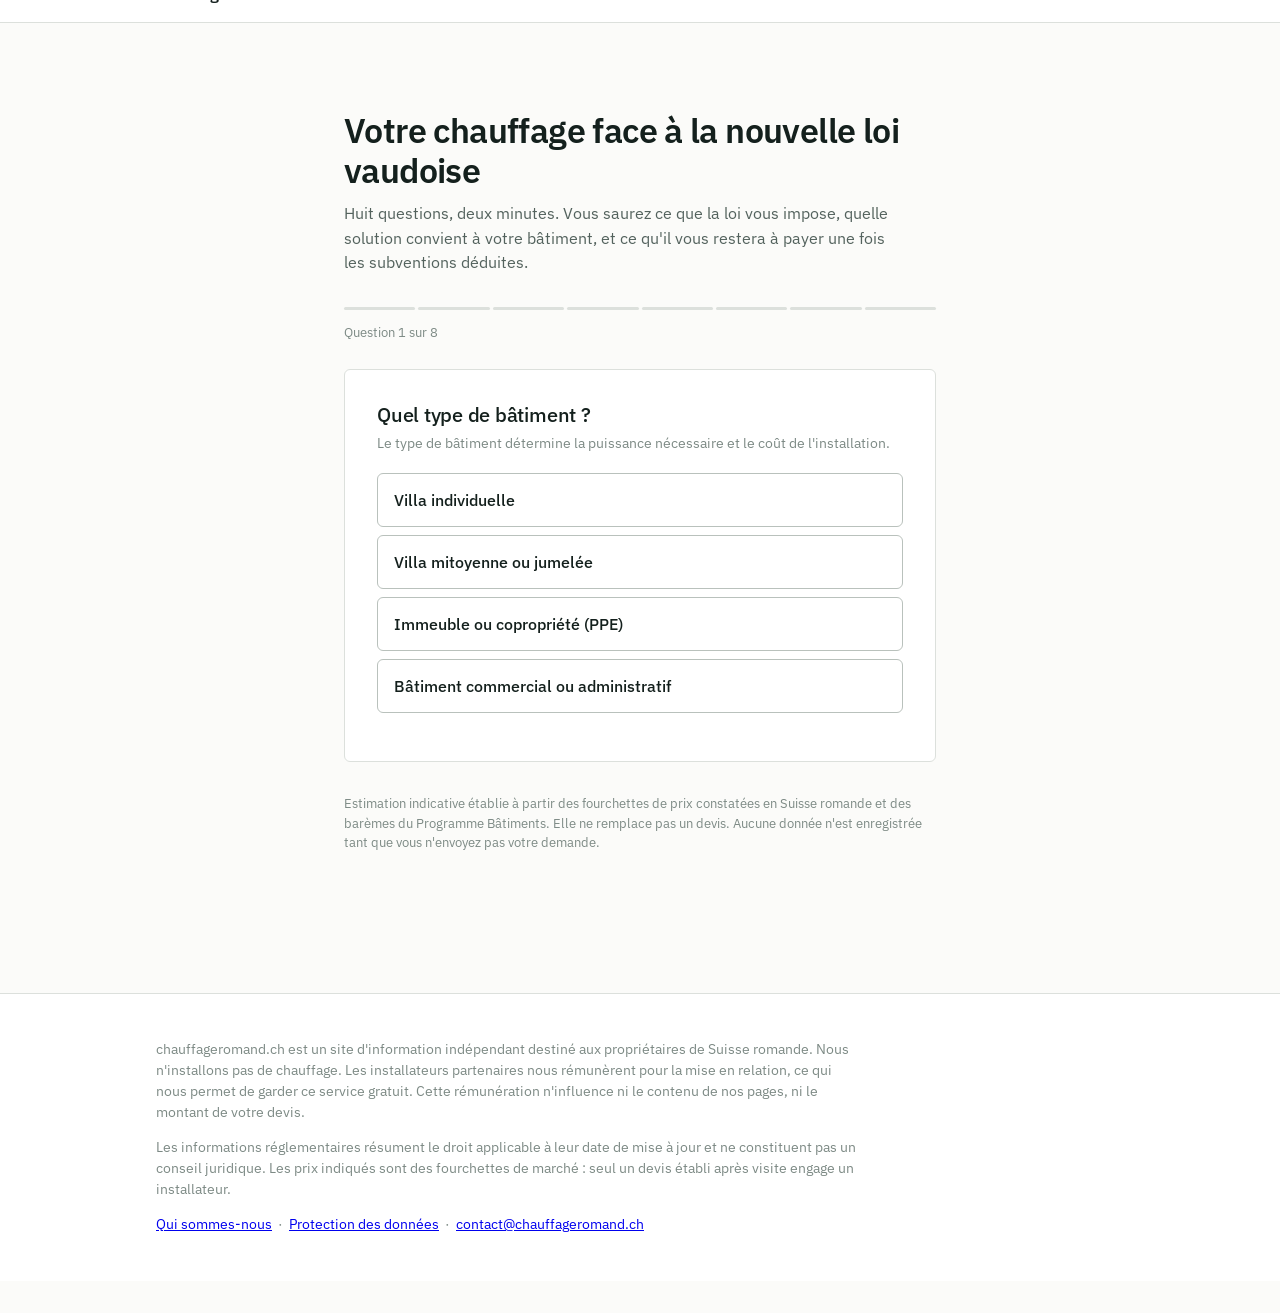
<file: simulateur/index.html>
<!DOCTYPE html>
<html lang="fr-CH">
<head>
<meta charset="utf-8">
<meta name="viewport" content="width=device-width, initial-scale=1">
<title>Simulateur : quelle solution de chauffage pour votre maison</title>
<meta name="description" content="Huit questions sur votre bâtiment. Votre situation au regard de la loi vaudoise, la solution adaptée, le coût estimé et le reste à charge après subvention.">
<link rel="canonical" href="https://chauffageromand.ch/simulateur/">
<link rel="preconnect" href="https://fonts.googleapis.com">
<link rel="preconnect" href="https://fonts.gstatic.com" crossorigin>
<link href="https://fonts.googleapis.com/css2?family=IBM+Plex+Sans:wght@400;450;500;600&display=swap" rel="stylesheet">
<style>
.bar{border-bottom:1px solid #dce0dc;background:#fff;margin:-2rem -1.25rem 2rem}.bar-in{max-width:63rem;margin:0 auto;padding:.9rem 1.25rem;display:flex;align-items:center;justify-content:space-between;gap:1rem}.logo{font-weight:600;letter-spacing:-.015em;color:#14201d;text-decoration:none}.logo span{color:#0f4c4a}.bar-link{font-size:.9rem;color:#53625d;text-decoration:none}footer{border-top:1px solid #dce0dc;background:#fff;margin-top:3rem}.foot-in{max-width:63rem;margin:0 auto;padding:2rem 1.25rem;font-size:.85rem;color:#7d8a85;line-height:1.55}.foot-in p{max-width:44rem}:root{
  --ink:#14201d;
  --ink-2:#53625d;
  --ink-3:#7d8a85;
  --paper:#fbfbf9;
  --surface:#ffffff;
  --line:#dce0dc;
  --line-strong:#b9c1bc;
  --pine:#0f4c4a;
  --pine-soft:#eef4f3;
  --ember:#a34413;
  --ember-soft:#fbf1e9;
  --alert:#8a3a2a;
  --radius:6px;
  --maxw:41rem;
}
*{box-sizing:border-box}
html{-webkit-text-size-adjust:100%}
body{
  margin:0;
  background:var(--paper);
  color:var(--ink);
  font-family:"IBM Plex Sans",-apple-system,BlinkMacSystemFont,"Segoe UI",Roboto,Helvetica,Arial,sans-serif;
  font-size:1rem;
  line-height:1.55;
  font-variant-numeric:tabular-nums;
}
.wrap{max-width:var(--maxw);margin:0 auto;padding:2rem 1.25rem 4rem}
@media(min-width:40rem){.wrap{padding:3.5rem 2rem 5rem}}

/* ---------- en-tête ---------- */
.intro{margin-bottom:2rem}
.intro h1{
  font-size:1.65rem;line-height:1.2;font-weight:600;letter-spacing:-.018em;margin:0 0 .6rem;
}
@media(min-width:40rem){.intro h1{font-size:2.1rem}}
.intro p{margin:0;color:var(--ink-2);max-width:34rem}

/* ---------- progression ---------- */
.progress{display:flex;gap:3px;margin-bottom:.6rem}
.progress span{flex:1;height:3px;background:var(--line);border-radius:2px;transition:background .25s ease}
.progress span.done{background:var(--pine)}
.progress-label{font-size:.82rem;color:var(--ink-3);margin-bottom:1.6rem}

/* ---------- questions ---------- */
.card{
  background:var(--surface);
  border:1px solid var(--line);
  border-radius:var(--radius);
  padding:1.5rem 1.25rem;
}
@media(min-width:40rem){.card{padding:2rem 2rem 1.75rem}}
.q{font-size:1.22rem;line-height:1.3;font-weight:500;letter-spacing:-.012em;margin:0 0 .35rem}
.q-help{font-size:.88rem;color:var(--ink-3);margin:0 0 1.15rem}
.options{display:flex;flex-direction:column;gap:.5rem}
.opt{
  display:block;width:100%;text-align:left;
  font:inherit;color:var(--ink);
  background:var(--surface);
  border:1px solid var(--line-strong);
  border-radius:var(--radius);
  padding:.85rem 1rem;
  cursor:pointer;
  transition:border-color .12s ease,background .12s ease;
}
.opt:hover{border-color:var(--pine);background:var(--pine-soft)}
.opt:focus-visible{outline:2px solid var(--pine);outline-offset:2px}
.opt strong{display:block;font-weight:500}
.opt em{display:block;font-style:normal;font-size:.84rem;color:var(--ink-3);margin-top:.12rem}

.field{margin-bottom:1rem}
.field label{display:block;font-size:.9rem;font-weight:500;margin-bottom:.3rem}
input[type=text],input[type=email],input[type=tel],select{
  width:100%;font:inherit;color:var(--ink);
  padding:.7rem .8rem;
  border:1px solid var(--line-strong);border-radius:var(--radius);
  background:var(--surface);
}
input:focus,select:focus{outline:2px solid var(--pine);outline-offset:1px;border-color:var(--pine)}

.nav{display:flex;align-items:center;gap:1rem;margin-top:1.25rem}
.back{
  background:none;border:none;font:inherit;font-size:.9rem;color:var(--ink-3);
  cursor:pointer;padding:.4rem 0;text-decoration:underline;text-underline-offset:3px;
}
.back:hover{color:var(--ink)}
.back:focus-visible{outline:2px solid var(--pine);outline-offset:2px}

.btn{
  font:inherit;font-weight:500;
  background:var(--pine);color:#fff;
  border:1px solid var(--pine);border-radius:var(--radius);
  padding:.8rem 1.4rem;cursor:pointer;
  transition:background .12s ease;
}
.btn:hover{background:#0a3a38}
.btn:focus-visible{outline:2px solid var(--ink);outline-offset:2px}
.btn[disabled]{opacity:.45;cursor:not-allowed}

/* ---------- résultat ---------- */
.verdict{
  border-left:3px solid var(--pine);
  padding:.1rem 0 .1rem 1rem;
  margin:0 0 1.75rem;
}
.verdict h2{font-size:1.3rem;line-height:1.3;font-weight:600;letter-spacing:-.014em;margin:0 0 .4rem}
.verdict p{margin:0;color:var(--ink-2)}
.verdict.warn{border-left-color:var(--alert)}

/* le moment fort : le calcul */
.sum{border-top:1px solid var(--line);border-bottom:1px solid var(--line);padding:1.4rem 0;margin-bottom:1.5rem}
.sum-row{display:flex;justify-content:space-between;align-items:baseline;gap:1rem;padding:.45rem 0}
.sum-row .lbl{font-size:.94rem;color:var(--ink-2);max-width:20rem}
.sum-row .val{font-size:1.15rem;font-weight:500;white-space:nowrap}
.sum-row.sub .val{color:var(--ember)}
.sum-total{
  display:flex;justify-content:space-between;align-items:baseline;gap:1rem;
  border-top:1px solid var(--line);margin-top:.7rem;padding-top:1rem;
}
.sum-total .lbl{font-size:.94rem;font-weight:500}
.sum-total .val{font-size:2rem;font-weight:600;letter-spacing:-.02em;white-space:nowrap}
@media(min-width:40rem){.sum-total .val{font-size:2.4rem}}
.sum-note{font-size:.82rem;color:var(--ink-3);margin:.9rem 0 0}

.block{margin-bottom:1.5rem}
.block h3{font-size:1.02rem;font-weight:600;margin:0 0 .45rem}
.block p{margin:0 0 .6rem;color:var(--ink-2)}
.points{margin:0;padding-left:1.1rem;color:var(--ink-2)}
.points li{margin-bottom:.35rem}

.recap{font-size:.86rem;color:var(--ink-3);border:1px solid var(--line);border-radius:var(--radius);padding:.9rem 1rem;margin-bottom:1.75rem}
.recap b{color:var(--ink-2);font-weight:500}

/* ---------- formulaire de contact ---------- */
.lead{background:var(--surface);border:1px solid var(--line);border-radius:var(--radius);padding:1.5rem 1.25rem}
@media(min-width:40rem){.lead{padding:2rem}}
.lead h3{font-size:1.15rem;font-weight:600;margin:0 0 .4rem}
.lead > p{margin:0 0 1.25rem;color:var(--ink-2);font-size:.94rem}
.two{display:grid;gap:1rem}
@media(min-width:34rem){.two{grid-template-columns:1fr 1fr}}
.consent{display:flex;gap:.65rem;align-items:flex-start;margin:.4rem 0 1.1rem;font-size:.86rem;color:var(--ink-2)}
.consent input{margin-top:.25rem;flex:none;width:1.05rem;height:1.05rem;accent-color:var(--pine)}
.model{font-size:.82rem;color:var(--ink-3);margin-top:1.1rem;padding-top:1.1rem;border-top:1px solid var(--line)}
.err{color:var(--alert);font-size:.86rem;margin:.5rem 0 0}
.done{text-align:left;padding:.5rem 0}
.done h3{font-size:1.2rem;margin:0 0 .5rem}

.foot{font-size:.8rem;color:var(--ink-3);margin-top:2rem;line-height:1.5}
[hidden]{display:none !important}
@media(prefers-reduced-motion:reduce){*{transition:none !important;animation:none !important}}
</style>
</head>
<body>
<div class="bar">
  <div class="bar-in">
    <a class="logo" href="/">chauffage<span>romand</span>.ch</a>
    <a class="bar-link" href="/simulateur/">Simuler ma situation</a>
  </div>
</div>
<div class="wrap">

  <div class="intro">
    <h1>Votre chauffage face à la nouvelle loi vaudoise</h1>
    <p>Huit questions, deux minutes. Vous saurez ce que la loi vous impose, quelle solution convient à votre bâtiment, et ce qu'il vous restera à payer une fois les subventions déduites.</p>
  </div>

  <!-- étapes -->
  <div id="quiz">
    <div class="progress" id="progress" aria-hidden="true"></div>
    <p class="progress-label" id="progressLabel">Question 1 sur 8</p>

    <div class="card">
      <div id="stepHost" role="group" aria-live="polite"></div>
      <div class="nav">
        <button type="button" class="back" id="backBtn" hidden>Revenir en arrière</button>
      </div>
    </div>
  </div>

  <!-- résultat -->
  <div id="result" hidden></div>

  <p class="foot">Estimation indicative établie à partir des fourchettes de prix constatées en Suisse romande et des barèmes du Programme Bâtiments. Elle ne remplace pas un devis. Aucune donnée n'est enregistrée tant que vous n'envoyez pas votre demande.</p>
</div>

<script>
(function(){
  "use strict";

  // Endpoint du formulaire. Laisser vide tant qu'il n'est pas configuré.
  var FORM_ENDPOINT = "";

  var STEPS = [
    {
      id:"batiment",
      q:"Quel type de bâtiment ?",
      help:"Le type de bâtiment détermine la puissance nécessaire et le coût de l'installation.",
      options:[
        {v:"villa",   t:"Villa individuelle"},
        {v:"mitoyen", t:"Villa mitoyenne ou jumelée"},
        {v:"ppe",     t:"Immeuble ou copropriété (PPE)"},
        {v:"pro",     t:"Bâtiment commercial ou administratif"}
      ]
    },
    {
      id:"annee",
      q:"De quand date le bâtiment ?",
      help:"L'isolation et le type de radiateurs changent beaucoup le calcul.",
      options:[
        {v:"pre1980", t:"Avant 1980"},
        {v:"1980",    t:"Entre 1980 et 2000"},
        {v:"2001",    t:"Entre 2001 et 2015"},
        {v:"post2015",t:"Après 2015"}
      ]
    },
    {
      id:"surface",
      q:"Quelle surface habitable est chauffée ?",
      help:"Une estimation suffit.",
      options:[
        {v:"s1", t:"Moins de 120 m²"},
        {v:"s2", t:"120 à 180 m²"},
        {v:"s3", t:"180 à 250 m²"},
        {v:"s4", t:"Plus de 250 m²"}
      ]
    },
    {
      id:"energie",
      q:"Avec quoi vous chauffez-vous aujourd'hui ?",
      options:[
        {v:"mazout",   t:"Mazout"},
        {v:"gaz",      t:"Gaz"},
        {v:"elec",     t:"Électrique direct", d:"Radiateurs électriques ou sol chauffant électrique"},
        {v:"renouv",   t:"Pompe à chaleur, bois ou chauffage à distance"}
      ]
    },
    {
      id:"age",
      q:"Quel âge a votre installation ?",
      help:"C'est l'élément qui déclenche l'obligation de remplacement.",
      options:[
        {v:"a1", t:"Moins de 10 ans"},
        {v:"a2", t:"10 à 15 ans"},
        {v:"a3", t:"15 à 20 ans"},
        {v:"a4", t:"Plus de 20 ans, ou déjà en panne"}
      ]
    },
    {
      id:"role",
      q:"Vous êtes...",
      options:[
        {v:"proprio",   t:"Propriétaire de la maison"},
        {v:"copro",     t:"Copropriétaire en PPE"},
        {v:"locataire", t:"Locataire"},
        {v:"regie",     t:"Régie, gérance ou syndic"}
      ]
    },
    {
      id:"echeance",
      q:"À quelle échéance envisagez-vous les travaux ?",
      options:[
        {v:"urgent", t:"Le plus vite possible", d:"Installation en panne ou en fin de vie"},
        {v:"6mois",  t:"Dans les six mois"},
        {v:"2ans",   t:"D'ici un à deux ans"},
        {v:"info",   t:"Je m'informe, sans date précise"}
      ]
    },
    {
      id:"lieu",
      q:"Où se trouve le bâtiment ?",
      help:"Les aides communales et l'accès au chauffage à distance varient d'une commune à l'autre.",
      type:"lieu"
    }
  ];

  var answers = {};
  var index = 0;

  var host = document.getElementById("stepHost");
  var progress = document.getElementById("progress");
  var progressLabel = document.getElementById("progressLabel");
  var backBtn = document.getElementById("backBtn");
  var quiz = document.getElementById("quiz");
  var result = document.getElementById("result");

  STEPS.forEach(function(){
    var s = document.createElement("span");
    progress.appendChild(s);
  });

  function chf(n){
    return Math.round(n/500)*500 === 0 ? "0" : (Math.round(n/500)*500).toLocaleString("de-CH");
  }

  function esc(s){
    return String(s).replace(/[&<>"']/g, function(c){
      return {"&":"&amp;","<":"&lt;",">":"&gt;",'"':"&quot;","'":"&#39;"}[c];
    });
  }

  function renderStep(){
    var step = STEPS[index];
    progress.childNodes.forEach ? null : null;
    Array.prototype.forEach.call(progress.children, function(el,i){
      el.className = i < index ? "done" : "";
    });
    progressLabel.textContent = "Question " + (index+1) + " sur " + STEPS.length;
    backBtn.hidden = index === 0;

    var html = '<h2 class="q">' + step.q + '</h2>';
    if(step.help){ html += '<p class="q-help">' + step.help + '</p>'; }

    if(step.type === "lieu"){
      html += '<div class="field"><label for="canton">Canton</label>' +
        '<select id="canton">' +
        '<option value="VD">Vaud</option>' +
        '<option value="GE">Genève</option>' +
        '<option value="FR">Fribourg</option>' +
        '<option value="VS">Valais</option>' +
        '<option value="NE">Neuchâtel</option>' +
        '<option value="JU">Jura</option>' +
        '</select></div>' +
        '<div class="field"><label for="commune">Commune</label>' +
        '<input type="text" id="commune" autocomplete="address-level2" placeholder="Par exemple Morges"></div>' +
        '<button type="button" class="btn" id="finish">Voir mon résultat</button>' +
        '<p class="err" id="lieuErr" hidden>Indiquez votre commune pour continuer.</p>';
    } else {
      html += '<div class="options">';
      step.options.forEach(function(o){
        html += '<button type="button" class="opt" data-v="' + o.v + '">' +
          '<strong>' + o.t + '</strong>' +
          (o.d ? '<em>' + o.d + '</em>' : '') +
          '</button>';
      });
      html += '</div>';
    }

    host.innerHTML = html;

    if(step.type === "lieu"){
      var commune = document.getElementById("commune");
      commune.focus();
      document.getElementById("finish").addEventListener("click", function(){
        if(!commune.value.trim()){
          document.getElementById("lieuErr").hidden = false;
          commune.focus();
          return;
        }
        answers.canton = document.getElementById("canton").value;
        answers.commune = commune.value.trim();
        showResult();
      });
      commune.addEventListener("keydown", function(e){
        if(e.key === "Enter"){ e.preventDefault(); document.getElementById("finish").click(); }
      });
    } else {
      var first = host.querySelector(".opt");
      if(first && index > 0) first.focus();
      Array.prototype.forEach.call(host.querySelectorAll(".opt"), function(b){
        b.addEventListener("click", function(){
          answers[step.id] = b.getAttribute("data-v");
          index++;
          renderStep();
        });
      });
    }
  }

  backBtn.addEventListener("click", function(){
    if(index > 0){ index--; renderStep(); }
  });

  // ----- moteur de calcul -----
  function compute(a){
    var base = {s1:28000, s2:35000, s3:43000, s4:55000}[a.surface];
    var typeF = {villa:1, mitoyen:.95, ppe:1.6, pro:1.8}[a.batiment];
    var anneeF = {pre1980:1.12, "1980":1.05, "2001":1, post2015:.95}[a.annee];
    var cout = base * typeF * anneeF;
    if(a.energie === "elec") cout *= 1.25;      // pas de distribution hydraulique existante
    if(a.energie === "mazout") cout += 3000;    // dépose et assainissement de la citerne

    var sub = {s1:6000, s2:8000, s3:10000, s4:13000}[a.surface];
    if(a.batiment === "ppe" || a.batiment === "pro") sub = Math.round(sub * 1.6);
    if(a.energie === "renouv") sub = 0;

    var bas = cout * .85, haut = cout * 1.15;
    return {
      bas:bas, haut:haut, sub:sub,
      resteBas:Math.max(bas - sub, 0), resteHaut:Math.max(haut - sub, 0)
    };
  }

  function verdict(a){
    if(a.energie === "renouv"){
      return {
        warn:false,
        t:"Vous n'êtes pas concerné par l'obligation de remplacement",
        p:"Votre installation fonctionne déjà à l'énergie renouvelable. La loi ne vous impose rien. Vous pouvez malgré tout faire vérifier son rendement, un entretien mal suivi coûte souvent plus cher que prévu."
      };
    }
    if(a.role === "locataire"){
      return {
        warn:false,
        t:"La décision revient à votre propriétaire",
        p:"En tant que locataire, vous ne pouvez pas engager le remplacement. L'obligation pèse sur le propriétaire, et le coût des travaux peut être partiellement répercuté sur les loyers dans les limites du droit du bail."
      };
    }
    var vieux = a.age === "a3" || a.age === "a4";
    if(vieux){
      return {
        warn:true,
        t:"Vous ne pourrez plus remplacer votre installation à l'identique",
        p:"Votre chaudière approche ou dépasse sa durée de vie habituelle, estimée à vingt ans. Dès l'entrée en vigueur de la nouvelle loi vaudoise sur l'énergie, prévue pour janvier 2027, tout remplacement devra se faire par une solution renouvelable. Autrement dit, le jour où elle lâche, vous n'aurez plus le choix de la remplacer par la même chose."
      };
    }
    return {
      warn:false,
      t:"Vous avez encore du temps, mais l'issue est connue",
      p:"Votre installation n'est pas en fin de vie. Le remplacement par une solution renouvelable devra intervenir au plus tard en 2042 pour une installation antérieure à 2020, et en 2047 au delà. Anticiper vous laisse le choix de la solution et du calendrier, plutôt que de décider dans l'urgence d'une panne en plein hiver."
    };
  }

  function solution(a){
    var out = [];
    if(a.batiment === "ppe" || a.batiment === "pro" || a.surface === "s4"){
      out.push("Une pompe à chaleur sur sondes géothermiques est à envisager sérieusement à cette échelle : investissement plus lourd, mais rendement supérieur et nuisance sonore nulle.");
    }
    out.push("Une pompe à chaleur air eau reste la solution la plus courante et la plus rapide à installer sur un bâtiment existant.");
    out.push("Vérifiez si votre commune dispose d'un réseau de chauffage à distance, ou en prévoit un. Quand le raccordement est possible, c'est souvent la solution la moins chère et la moins contraignante.");
    if(a.annee === "pre1980"){
      out.push("Sur un bâtiment antérieur à 1980, il faut contrôler la température de départ de vos radiateurs. S'ils fonctionnent en haute température, il faudra soit en remplacer une partie, soit améliorer l'isolation, ce qui est déjà intégré dans l'estimation ci dessus.");
    }
    if(a.energie === "elec"){
      out.push("Un chauffage électrique direct n'a pas de circuit d'eau. Il faut donc créer la distribution, ce qui alourdit nettement le chantier. C'est aussi le cas où le gain sur la facture est le plus spectaculaire.");
    }
    if(a.batiment === "ppe" || a.role === "copro"){
      out.push("En copropriété, le remplacement passe par une décision d'assemblée générale. Comptez plusieurs mois de plus, et faites établir le devis avant l'assemblée plutôt qu'après.");
    }
    return out;
  }

  function showResult(){
    var a = answers;
    var c = compute(a);
    var v = verdict(a);
    var noLead = (a.role === "locataire") || (a.energie === "renouv");

    var labels = {};
    STEPS.forEach(function(s){
      if(!s.options) return;
      s.options.forEach(function(o){ if(o.v === a[s.id]) labels[s.id] = o.t; });
    });

    var html = '';
    html += '<div class="verdict' + (v.warn ? ' warn' : '') + '">' +
              '<h2>' + v.t + '</h2><p>' + v.p + '</p></div>';

    if(!noLead){
      html += '<div class="sum">' +
        '<div class="sum-row"><span class="lbl">Coût estimé de l\'installation</span>' +
        '<span class="val">' + chf(c.bas) + ' à ' + chf(c.haut) + ' CHF</span></div>' +
        '<div class="sum-row sub"><span class="lbl">Subvention cantonale estimée</span>' +
        '<span class="val">− ' + chf(c.sub) + ' CHF</span></div>' +
        '<div class="sum-total"><span class="lbl">Reste à votre charge</span>' +
        '<span class="val">' + chf(c.resteBas) + ' à ' + chf(c.resteHaut) + ' CHF</span></div>' +
        '<p class="sum-note">S\'y ajoutent les déductions fiscales pour investissement économisant l\'énergie, et selon votre commune une aide complémentaire. Ces deux postes ne sont pas comptés ici.</p>' +
        '</div>';

      html += '<div class="block"><h3>Ce qui convient à votre situation</h3><ul class="points">';
      solution(a).forEach(function(s){ html += '<li>' + s + '</li>'; });
      html += '</ul></div>';
    }

    html += '<div class="recap"><b>Votre situation :</b> ' +
      esc([labels.batiment, labels.annee ? "construit " + labels.annee.toLowerCase() : "", labels.surface, "chauffage " + (labels.energie||"").toLowerCase(), labels.age ? "installation de " + labels.age.toLowerCase() : ""].filter(Boolean).join(", ")) +
      ', à ' + esc(a.commune) + ' (' + esc(a.canton) + ').</div>';

    if(noLead){
      html += '<button type="button" class="btn" id="restart">Refaire la simulation</button>';
    } else {
      html += '<div class="lead">' +
        '<h3>Faire chiffrer votre projet</h3>' +
        '<p>Un installateur agréé de votre région reprend votre simulation et vous établit un devis chiffré, gratuit et sans engagement.</p>' +
        '<div class="two">' +
          '<div class="field"><label for="nom">Nom et prénom</label><input type="text" id="nom" autocomplete="name"></div>' +
          '<div class="field"><label for="tel">Téléphone</label><input type="tel" id="tel" autocomplete="tel"></div>' +
        '</div>' +
        '<div class="field"><label for="mail">Adresse e-mail</label><input type="email" id="mail" autocomplete="email"></div>' +
        '<label class="consent"><input type="checkbox" id="ok">' +
        '<span>J\'accepte que mes coordonnées et les réponses ci dessus soient transmises à un installateur partenaire de ma région afin qu\'il me contacte. Je peux demander leur suppression à tout moment.</span></label>' +
        '<button type="button" class="btn" id="send">Envoyer ma demande</button>' +
        '<p class="err" id="formErr" hidden></p>' +
        '<p class="model">chauffageromand.ch est un site d\'information indépendant. Nous n\'installons pas de chauffage. Les installateurs partenaires nous rémunèrent pour la mise en relation, ce qui nous permet de garder ce service gratuit pour vous. Cette rémunération ne modifie ni votre devis, ni le contenu de nos pages.</p>' +
        '</div>';
    }

    quiz.hidden = true;
    result.innerHTML = html;
    result.hidden = false;
    result.scrollIntoView({behavior:"smooth", block:"start"});

    var restart = document.getElementById("restart");
    if(restart){
      restart.addEventListener("click", function(){
        answers = {}; index = 0; result.hidden = true; quiz.hidden = false; renderStep();
      });
    }

    var send = document.getElementById("send");
    if(send){
      send.addEventListener("click", function(){
        var nom = document.getElementById("nom").value.trim();
        var tel = document.getElementById("tel").value.trim();
        var mail = document.getElementById("mail").value.trim();
        var ok = document.getElementById("ok").checked;
        var err = document.getElementById("formErr");

        if(!nom || !mail || !tel){
          err.textContent = "Renseignez votre nom, votre téléphone et votre e-mail.";
          err.hidden = false; return;
        }
        if(!/^[^@\s]+@[^@\s]+\.[^@\s]+$/.test(mail)){
          err.textContent = "Cette adresse e-mail ne semble pas valide.";
          err.hidden = false; return;
        }
        if(!ok){
          err.textContent = "Cochez la case pour que nous puissions transmettre votre demande.";
          err.hidden = false; return;
        }
        err.hidden = true;
        send.disabled = true;
        send.textContent = "Envoi...";

        var payload = Object.assign({}, answers, {
          nom:nom, telephone:tel, email:mail,
          estimation_basse:Math.round(c.resteBas),
          estimation_haute:Math.round(c.resteHaut),
          subvention:c.sub,
          source:"simulateur"
        });

        function success(){
          result.innerHTML = '<div class="card done"><h3>Demande envoyée</h3>' +
            '<p>Un installateur de votre région vous contacte sous 48 heures ouvrables. ' +
            'Vous recevez une copie de votre simulation par e-mail.</p>' +
            '<p style="color:var(--ink-3);font-size:.88rem">Si vous ne trouvez rien, pensez à regarder dans vos indésirables.</p></div>';
          result.scrollIntoView({behavior:"smooth", block:"start"});
        }

        if(!FORM_ENDPOINT){
          console.log("Aucun endpoint configuré. Contenu du lead :", payload);
          success(); return;
        }
        fetch(FORM_ENDPOINT, {
          method:"POST",
          headers:{"Content-Type":"application/json"},
          body:JSON.stringify(payload)
        }).then(function(r){
          if(!r.ok) throw new Error("http");
          success();
        }).catch(function(){
          send.disabled = false;
          send.textContent = "Envoyer ma demande";
          err.textContent = "L'envoi a échoué. Réessayez, ou écrivez à contact@chauffageromand.ch.";
          err.hidden = false;
        });
      });
    }
  }

  renderStep();
})();
</script>
<footer>
  <div class="foot-in">
    <p>chauffageromand.ch est un site d'information indépendant destiné aux propriétaires de Suisse romande. Nous n'installons pas de chauffage. Les installateurs partenaires nous rémunèrent pour la mise en relation, ce qui nous permet de garder ce service gratuit. Cette rémunération n'influence ni le contenu de nos pages, ni le montant de votre devis.</p>
    <p>Les informations réglementaires résument le droit applicable à leur date de mise à jour et ne constituent pas un conseil juridique. Les prix indiqués sont des fourchettes de marché : seul un devis établi après visite engage un installateur.</p>
    <p><a href="/qui-sommes-nous/">Qui sommes-nous</a> &nbsp;·&nbsp; <a href="/confidentialite/">Protection des données</a> &nbsp;·&nbsp; <a href="mailto:contact@chauffageromand.ch">contact@chauffageromand.ch</a></p>
  </div>
</footer>
</body>
</html>
</file>
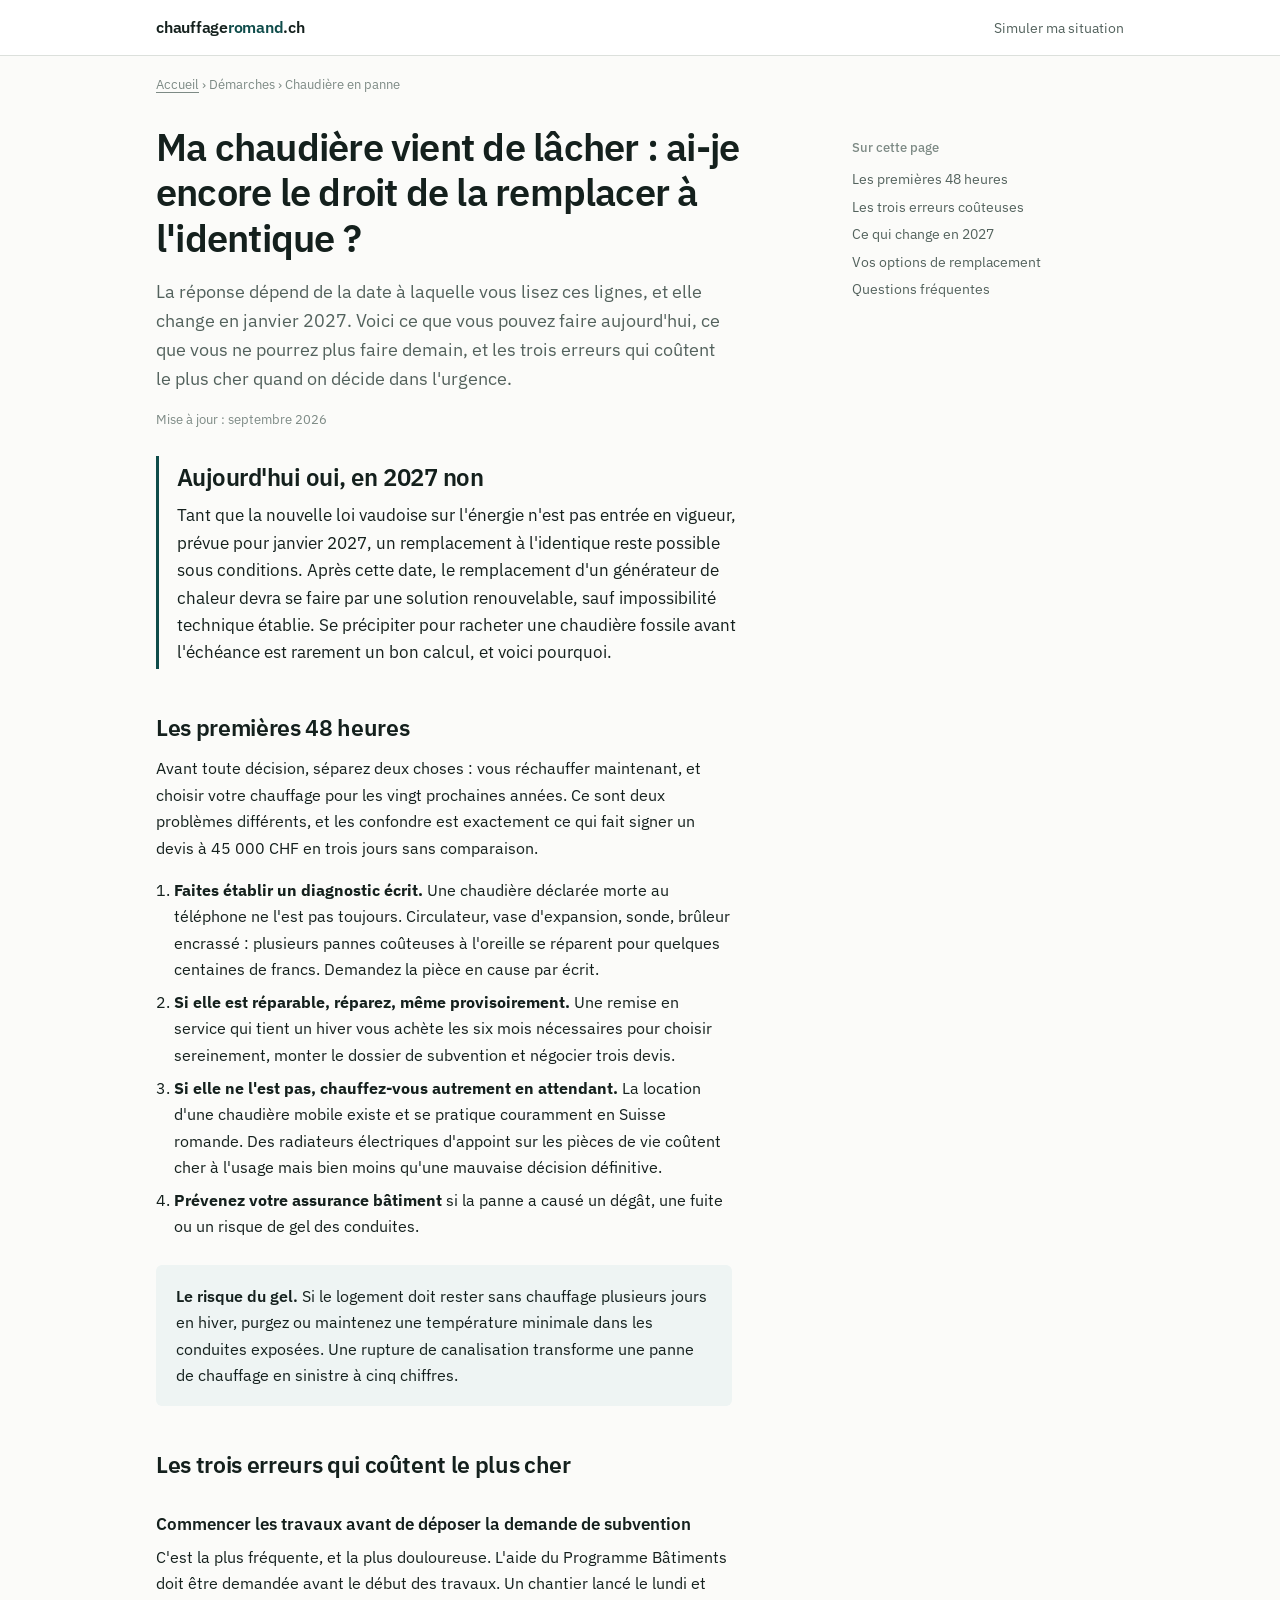
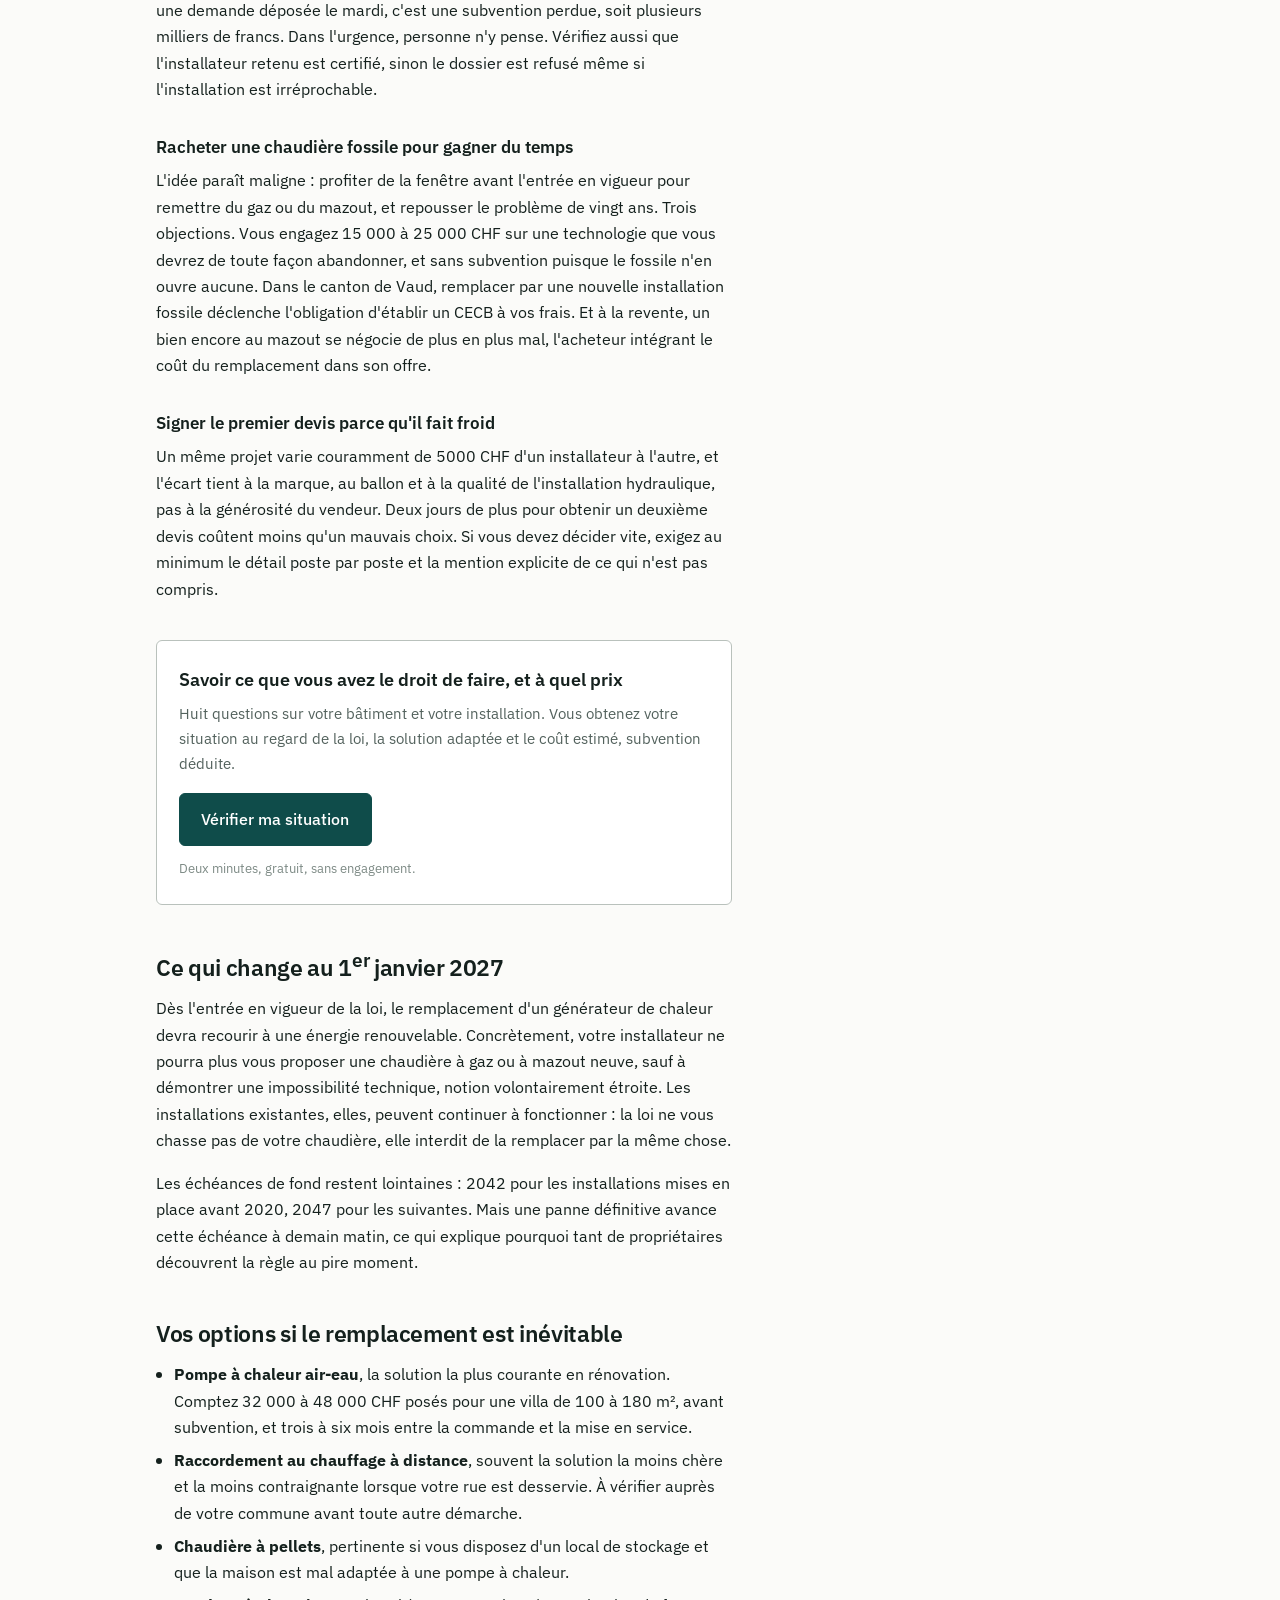
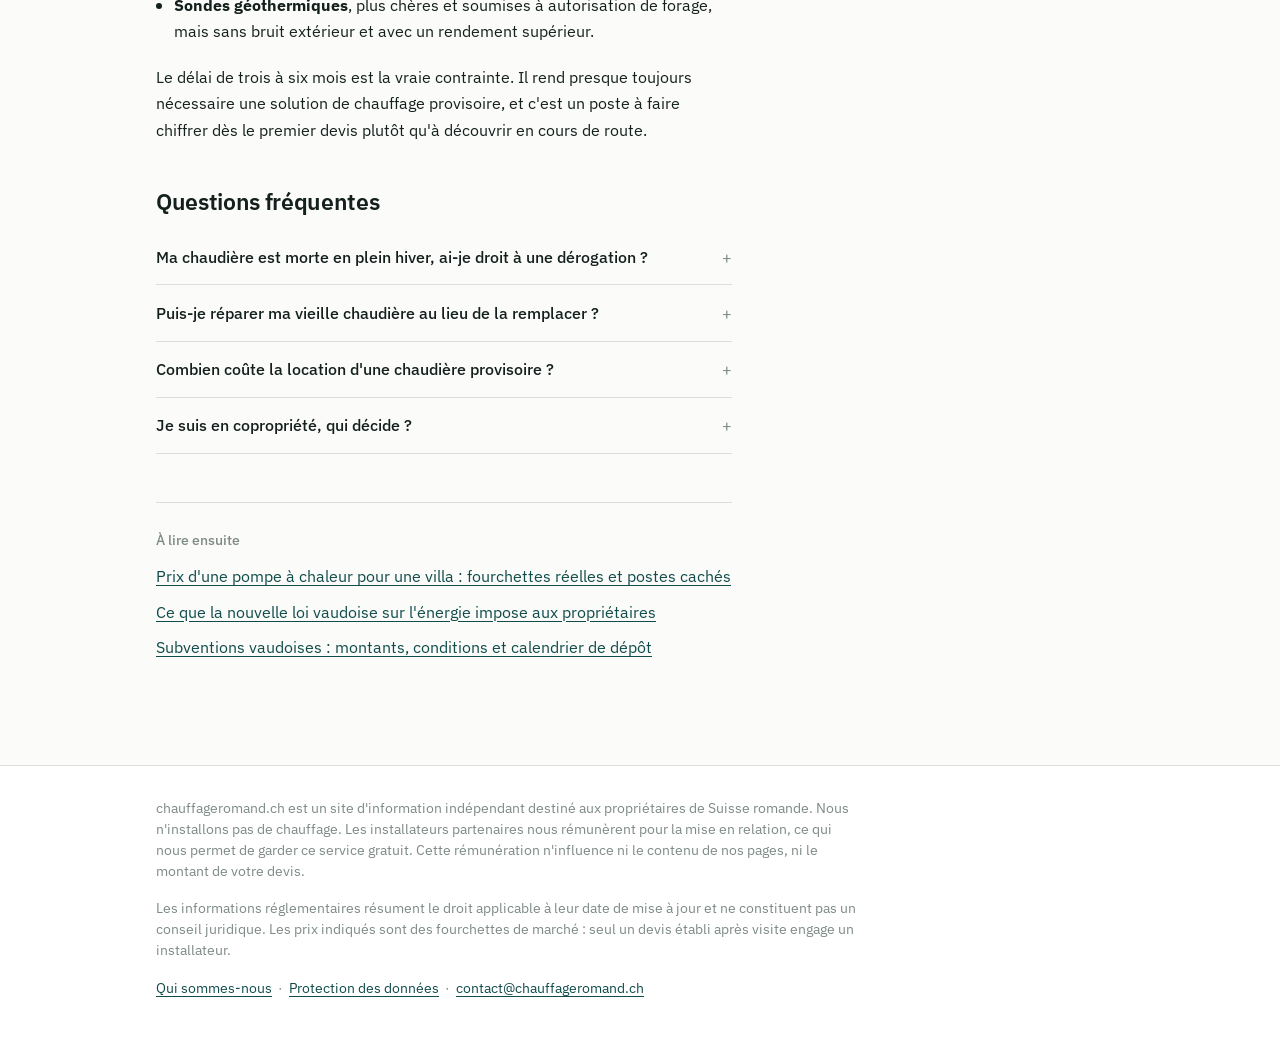
<file: demarches/chaudiere-en-panne/index.html>
<!DOCTYPE html>
<html lang="fr-CH">
<head>
<meta charset="utf-8">
<meta name="viewport" content="width=device-width, initial-scale=1">
<title>Chaudière en panne : puis-je la remplacer à l'identique ? (Vaud)</title>
<meta name="description" content="Ce que la loi vaudoise permet avant et après janvier 2027, les mesures à prendre dans les 48 heures et les trois erreurs coûteuses de la décision en urgence.">
<link rel="canonical" href="https://chauffageromand.ch/demarches/chaudiere-en-panne/">
<meta property="og:type" content="website">
<meta property="og:title" content="Chaudière en panne : puis-je la remplacer à l'identique ? (Vaud)">
<meta property="og:description" content="Ce que la loi vaudoise permet avant et après janvier 2027, les mesures à prendre dans les 48 heures et les trois erreurs coûteuses de la décision en urgence.">
<meta property="og:locale" content="fr_CH">
<meta property="og:url" content="https://chauffageromand.ch/demarches/chaudiere-en-panne/">
<link rel="preconnect" href="https://fonts.googleapis.com">
<link rel="preconnect" href="https://fonts.gstatic.com" crossorigin>
<link href="https://fonts.googleapis.com/css2?family=IBM+Plex+Sans:wght@400;450;500;600&display=swap" rel="stylesheet">
<link rel="stylesheet" href="/assets/style.css">
</head>
<body>

<div class="bar">
  <div class="bar-in">
    <a class="logo" href="/">chauffage<span>romand</span>.ch</a>
    <a class="bar-link" href="/simulateur/">Simuler ma situation</a>
  </div>
</div>

<div class="shell">
  <nav class="crumb" aria-label="Fil d'Ariane">
    <a href="/">Accueil</a> &rsaquo; Démarches &rsaquo; Chaudière en panne
  </nav>

  <div class="grid">
    <article>

      <h1>Ma chaudière vient de lâcher : ai-je encore le droit de la remplacer à l'identique ?</h1>
      <p class="chapeau">La réponse dépend de la date à laquelle vous lisez ces lignes, et elle change en janvier 2027. Voici ce que vous pouvez faire aujourd'hui, ce que vous ne pourrez plus faire demain, et les trois erreurs qui coûtent le plus cher quand on décide dans l'urgence.</p>
      <p class="updated">Mise à jour : septembre 2026</p>

      <div class="direct">
        <p><span class="figure">Aujourd'hui oui, en 2027 non</span>
        Tant que la nouvelle loi vaudoise sur l'énergie n'est pas entrée en vigueur, prévue pour janvier 2027, un remplacement à l'identique reste possible sous conditions. Après cette date, le remplacement d'un générateur de chaleur devra se faire par une solution renouvelable, sauf impossibilité technique établie. Se précipiter pour racheter une chaudière fossile avant l'échéance est rarement un bon calcul, et voici pourquoi.</p>
      </div>

      <h2 id="immediat">Les premières 48 heures</h2>
      <p>Avant toute décision, séparez deux choses : vous réchauffer maintenant, et choisir votre chauffage pour les vingt prochaines années. Ce sont deux problèmes différents, et les confondre est exactement ce qui fait signer un devis à 45 000 CHF en trois jours sans comparaison.</p>
      <ol>
        <li><strong>Faites établir un diagnostic écrit.</strong> Une chaudière déclarée morte au téléphone ne l'est pas toujours. Circulateur, vase d'expansion, sonde, brûleur encrassé : plusieurs pannes coûteuses à l'oreille se réparent pour quelques centaines de francs. Demandez la pièce en cause par écrit.</li>
        <li><strong>Si elle est réparable, réparez, même provisoirement.</strong> Une remise en service qui tient un hiver vous achète les six mois nécessaires pour choisir sereinement, monter le dossier de subvention et négocier trois devis.</li>
        <li><strong>Si elle ne l'est pas, chauffez-vous autrement en attendant.</strong> La location d'une chaudière mobile existe et se pratique couramment en Suisse romande. Des radiateurs électriques d'appoint sur les pièces de vie coûtent cher à l'usage mais bien moins qu'une mauvaise décision définitive.</li>
        <li><strong>Prévenez votre assurance bâtiment</strong> si la panne a causé un dégât, une fuite ou un risque de gel des conduites.</li>
      </ol>

      <div class="note">
        <p><strong>Le risque du gel.</strong> Si le logement doit rester sans chauffage plusieurs jours en hiver, purgez ou maintenez une température minimale dans les conduites exposées. Une rupture de canalisation transforme une panne de chauffage en sinistre à cinq chiffres.</p>
      </div>

      <h2 id="erreurs">Les trois erreurs qui coûtent le plus cher</h2>

      <h3>Commencer les travaux avant de déposer la demande de subvention</h3>
      <p>C'est la plus fréquente, et la plus douloureuse. L'aide du Programme Bâtiments doit être demandée avant le début des travaux. Un chantier lancé le lundi et une demande déposée le mardi, c'est une subvention perdue, soit plusieurs milliers de francs. Dans l'urgence, personne n'y pense. Vérifiez aussi que l'installateur retenu est certifié, sinon le dossier est refusé même si l'installation est irréprochable.</p>

      <h3>Racheter une chaudière fossile pour gagner du temps</h3>
      <p>L'idée paraît maligne : profiter de la fenêtre avant l'entrée en vigueur pour remettre du gaz ou du mazout, et repousser le problème de vingt ans. Trois objections. Vous engagez 15 000 à 25 000 CHF sur une technologie que vous devrez de toute façon abandonner, et sans subvention puisque le fossile n'en ouvre aucune. Dans le canton de Vaud, remplacer par une nouvelle installation fossile déclenche l'obligation d'établir un CECB à vos frais. Et à la revente, un bien encore au mazout se négocie de plus en plus mal, l'acheteur intégrant le coût du remplacement dans son offre.</p>

      <h3>Signer le premier devis parce qu'il fait froid</h3>
      <p>Un même projet varie couramment de 5000 CHF d'un installateur à l'autre, et l'écart tient à la marque, au ballon et à la qualité de l'installation hydraulique, pas à la générosité du vendeur. Deux jours de plus pour obtenir un deuxième devis coûtent moins qu'un mauvais choix. Si vous devez décider vite, exigez au minimum le détail poste par poste et la mention explicite de ce qui n'est pas compris.</p>

      <div class="cta">
        <h3>Savoir ce que vous avez le droit de faire, et à quel prix</h3>
        <p>Huit questions sur votre bâtiment et votre installation. Vous obtenez votre situation au regard de la loi, la solution adaptée et le coût estimé, subvention déduite.</p>
        <a class="btn" href="/simulateur/">Vérifier ma situation</a>
        <small>Deux minutes, gratuit, sans engagement.</small>
      </div>

      <h2 id="apres">Ce qui change au 1<sup>er</sup> janvier 2027</h2>
      <p>Dès l'entrée en vigueur de la loi, le remplacement d'un générateur de chaleur devra recourir à une énergie renouvelable. Concrètement, votre installateur ne pourra plus vous proposer une chaudière à gaz ou à mazout neuve, sauf à démontrer une impossibilité technique, notion volontairement étroite. Les installations existantes, elles, peuvent continuer à fonctionner : la loi ne vous chasse pas de votre chaudière, elle interdit de la remplacer par la même chose.</p>
      <p>Les échéances de fond restent lointaines : 2042 pour les installations mises en place avant 2020, 2047 pour les suivantes. Mais une panne définitive avance cette échéance à demain matin, ce qui explique pourquoi tant de propriétaires découvrent la règle au pire moment.</p>

      <h2 id="solutions">Vos options si le remplacement est inévitable</h2>
      <ul>
        <li><strong>Pompe à chaleur air-eau</strong>, la solution la plus courante en rénovation. Comptez 32 000 à 48 000 CHF posés pour une villa de 100 à 180 m², avant subvention, et trois à six mois entre la commande et la mise en service.</li>
        <li><strong>Raccordement au chauffage à distance</strong>, souvent la solution la moins chère et la moins contraignante lorsque votre rue est desservie. À vérifier auprès de votre commune avant toute autre démarche.</li>
        <li><strong>Chaudière à pellets</strong>, pertinente si vous disposez d'un local de stockage et que la maison est mal adaptée à une pompe à chaleur.</li>
        <li><strong>Sondes géothermiques</strong>, plus chères et soumises à autorisation de forage, mais sans bruit extérieur et avec un rendement supérieur.</li>
      </ul>
      <p>Le délai de trois à six mois est la vraie contrainte. Il rend presque toujours nécessaire une solution de chauffage provisoire, et c'est un poste à faire chiffrer dès le premier devis plutôt qu'à découvrir en cours de route.</p>

      <h2 id="faq">Questions fréquentes</h2>

      <details>
        <summary>Ma chaudière est morte en plein hiver, ai-je droit à une dérogation ?</summary>
        <div class="body"><p>La notion d'impossibilité technique prévue par la loi vise les configurations où aucune solution renouvelable n'est réalisable, pas l'urgence ni le froid. Une panne en janvier ne constitue pas en soi un motif de dérogation. En revanche, rien ne vous oblige à installer la solution définitive immédiatement : une chaudière mobile de location permet de passer l'hiver et de faire les choses correctement au printemps.</p></div>
      </details>

      <details>
        <summary>Puis-je réparer ma vieille chaudière au lieu de la remplacer ?</summary>
        <div class="body"><p>Oui, sans restriction. La loi porte sur le remplacement du générateur de chaleur, pas sur son entretien ni sur sa réparation. Tant que la machine peut être remise en service, vous êtes libre de le faire, et c'est souvent le choix le plus rationnel quand la panne survient au mauvais moment.</p></div>
      </details>

      <details>
        <summary>Combien coûte la location d'une chaudière provisoire ?</summary>
        <div class="body"><p>Les tarifs varient selon la puissance et la durée, et se négocient au mois. Faites chiffrer cette ligne par les installateurs que vous consultez pour le remplacement définitif : certains l'intègrent à leur offre, ce qui revient nettement moins cher que de traiter avec un loueur en direct dans l'urgence.</p></div>
      </details>

      <details>
        <summary>Je suis en copropriété, qui décide ?</summary>
        <div class="body"><p>Le remplacement d'un chauffage collectif relève de l'assemblée générale des copropriétaires. En cas de panne totale, l'administrateur peut engager les mesures conservatoires urgentes, mais le choix du système définitif passe par un vote. Faites établir les devis avant l'assemblée plutôt qu'après : c'est ce qui fait gagner le plus de temps, et souvent ce qui évite une deuxième assemblée.</p></div>
      </details>

      <div class="next">
        <h4>À lire ensuite</h4>
        <ul>
          <li><a href="/prix/pompe-a-chaleur-villa/">Prix d'une pompe à chaleur pour une villa : fourchettes réelles et postes cachés</a></li>
          <li><a href="/loi-energie-vaud/">Ce que la nouvelle loi vaudoise sur l'énergie impose aux propriétaires</a></li>
          <li><a href="/subventions/programme-batiments-vaud/">Subventions vaudoises : montants, conditions et calendrier de dépôt</a></li>
        </ul>
      </div>

    </article>

    <aside class="side">
      <h4>Sur cette page</h4>
      <ul>
        <li><a href="#immediat">Les premières 48 heures</a></li>
        <li><a href="#erreurs">Les trois erreurs coûteuses</a></li>
        <li><a href="#apres">Ce qui change en 2027</a></li>
        <li><a href="#solutions">Vos options de remplacement</a></li>
        <li><a href="#faq">Questions fréquentes</a></li>
      </ul>
    </aside>
  </div>
</div>

<footer>
  <div class="foot-in">
    <p>chauffageromand.ch est un site d'information indépendant destiné aux propriétaires de Suisse romande. Nous n'installons pas de chauffage. Les installateurs partenaires nous rémunèrent pour la mise en relation, ce qui nous permet de garder ce service gratuit. Cette rémunération n'influence ni le contenu de nos pages, ni le montant de votre devis.</p>
    <p>Les informations réglementaires résument le droit applicable à leur date de mise à jour et ne constituent pas un conseil juridique. Les prix indiqués sont des fourchettes de marché : seul un devis établi après visite engage un installateur.</p>
    <p><a href="/qui-sommes-nous/">Qui sommes-nous</a> &nbsp;·&nbsp; <a href="/confidentialite/">Protection des données</a> &nbsp;·&nbsp; <a href="mailto:contact@chauffageromand.ch">contact@chauffageromand.ch</a></p>
  </div>
</footer>

<script type="application/ld+json">
{
  "@context":"https://schema.org",
  "@graph":[
    {
      "@type":"Article",
      "headline":"Chaudière en panne : ai-je encore le droit de la remplacer à l'identique ?",
      "description":"Ce que permet la loi vaudoise avant et après janvier 2027, les mesures à prendre dans les 48 heures et les erreurs coûteuses de la décision en urgence.",
      "inLanguage":"fr-CH",
      "dateModified":"2026-09-09",
      "publisher":{"@type":"Organization","name":"chauffageromand.ch"}
    },
    {
      "@type":"FAQPage",
      "mainEntity":[
        {"@type":"Question","name":"Ma chaudière est morte en plein hiver, ai-je droit à une dérogation ?",
         "acceptedAnswer":{"@type":"Answer","text":"L'impossibilité technique prévue par la loi vise les configurations où aucune solution renouvelable n'est réalisable, pas l'urgence. Une chaudière mobile de location permet de passer l'hiver avant d'installer la solution définitive."}},
        {"@type":"Question","name":"Puis-je réparer ma vieille chaudière au lieu de la remplacer ?",
         "acceptedAnswer":{"@type":"Answer","text":"Oui. La loi porte sur le remplacement du générateur de chaleur, pas sur son entretien ni sa réparation. Tant que la machine peut être remise en service, vous êtes libre de le faire."}},
        {"@type":"Question","name":"Je suis en copropriété, qui décide du remplacement ?",
         "acceptedAnswer":{"@type":"Answer","text":"Le remplacement d'un chauffage collectif relève de l'assemblée générale. L'administrateur peut engager les mesures urgentes, mais le choix du système passe par un vote."}}
      ]
    },
    {
      "@type":"BreadcrumbList",
      "itemListElement":[
        {"@type":"ListItem","position":1,"name":"Accueil","item":"https://chauffageromand.ch/"},
        {"@type":"ListItem","position":2,"name":"Démarches","item":"https://chauffageromand.ch/demarches/"},
        {"@type":"ListItem","position":3,"name":"Chaudière en panne"}
      ]
    }
  ]
}
</script>
</body>
</html>
</file>
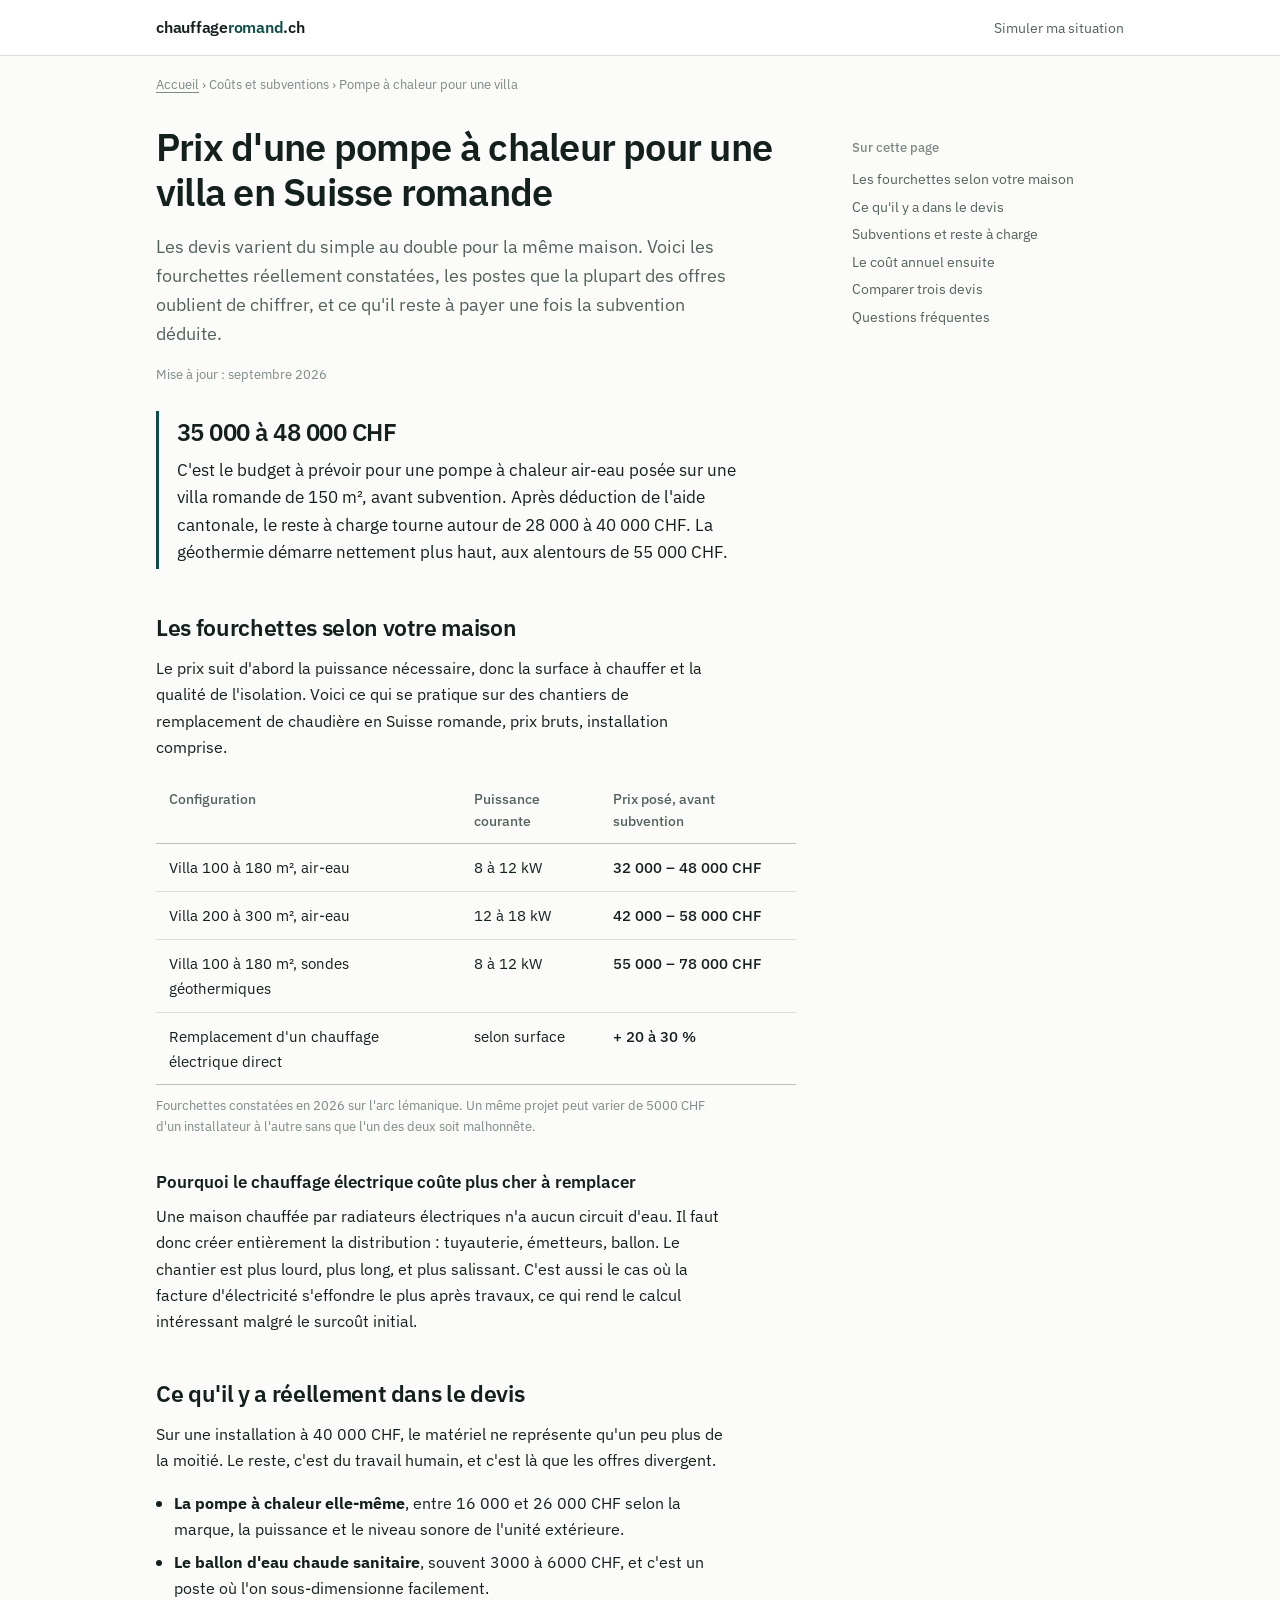
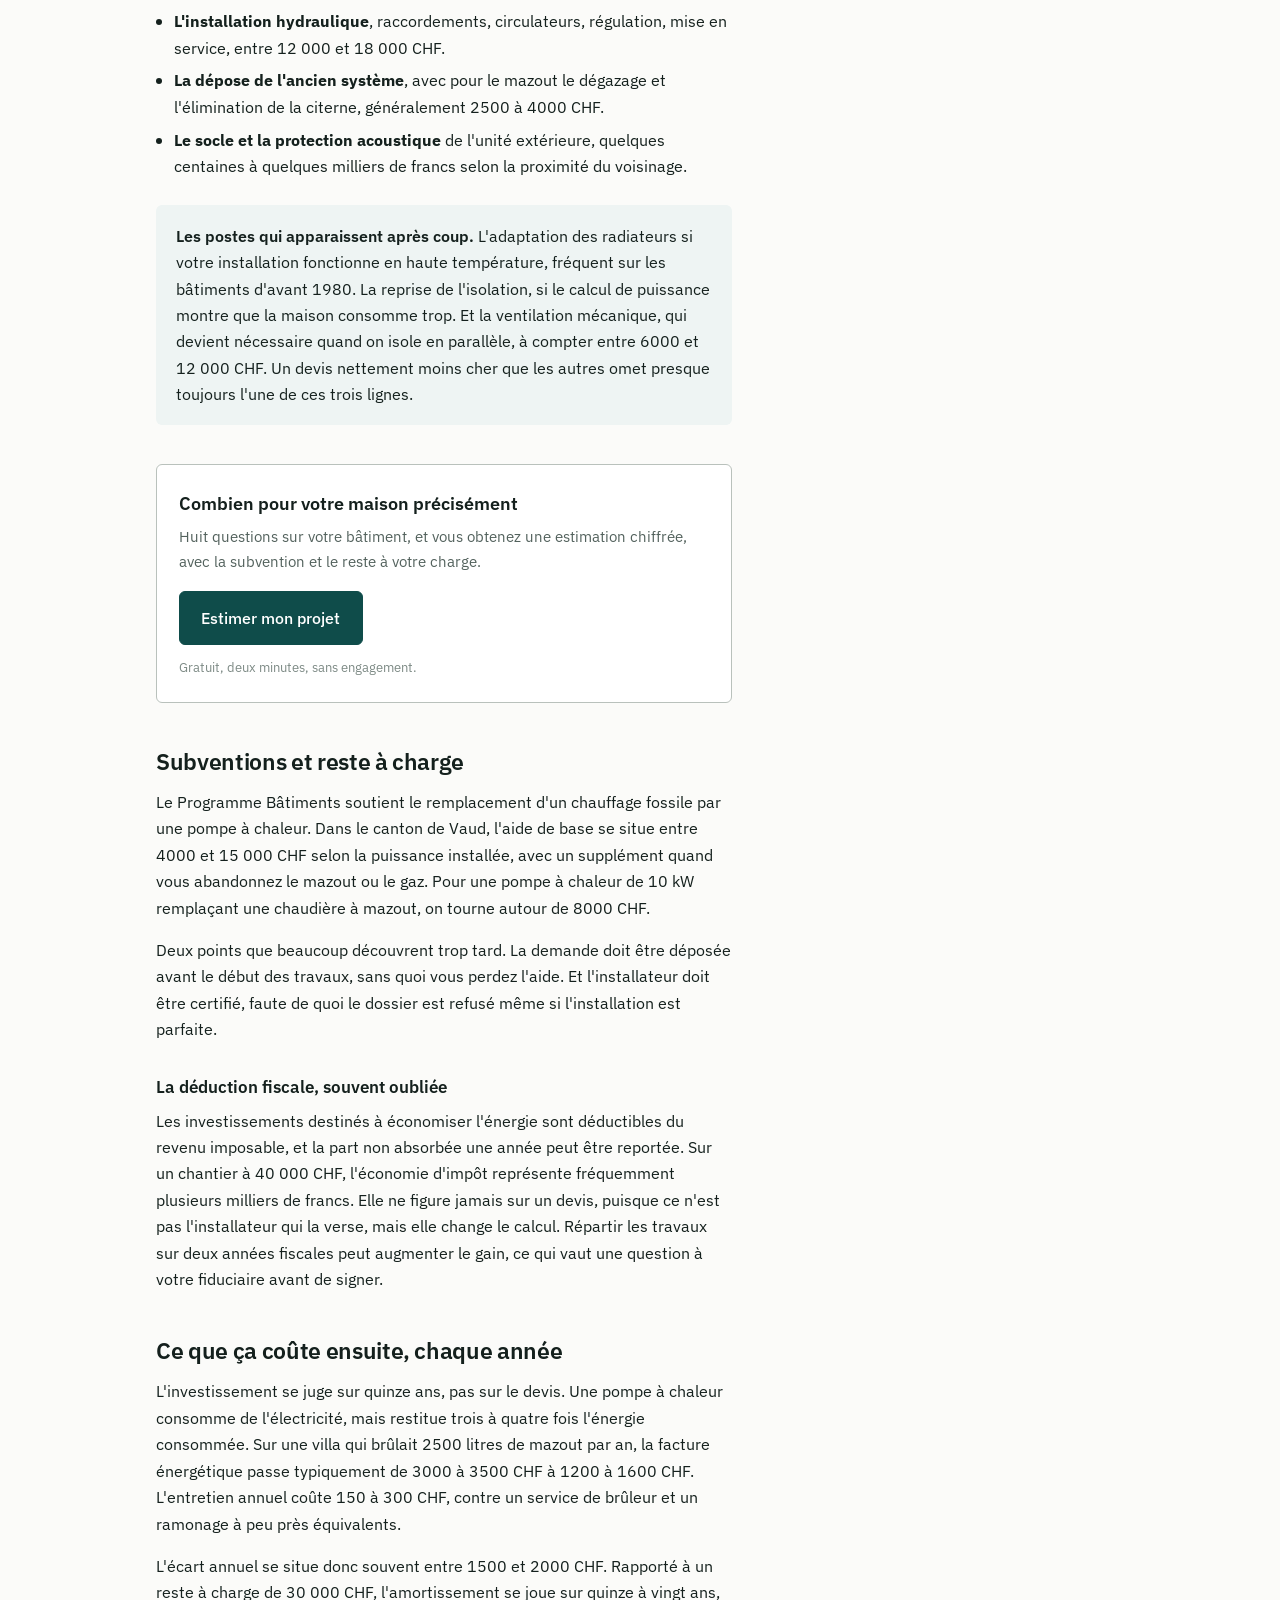
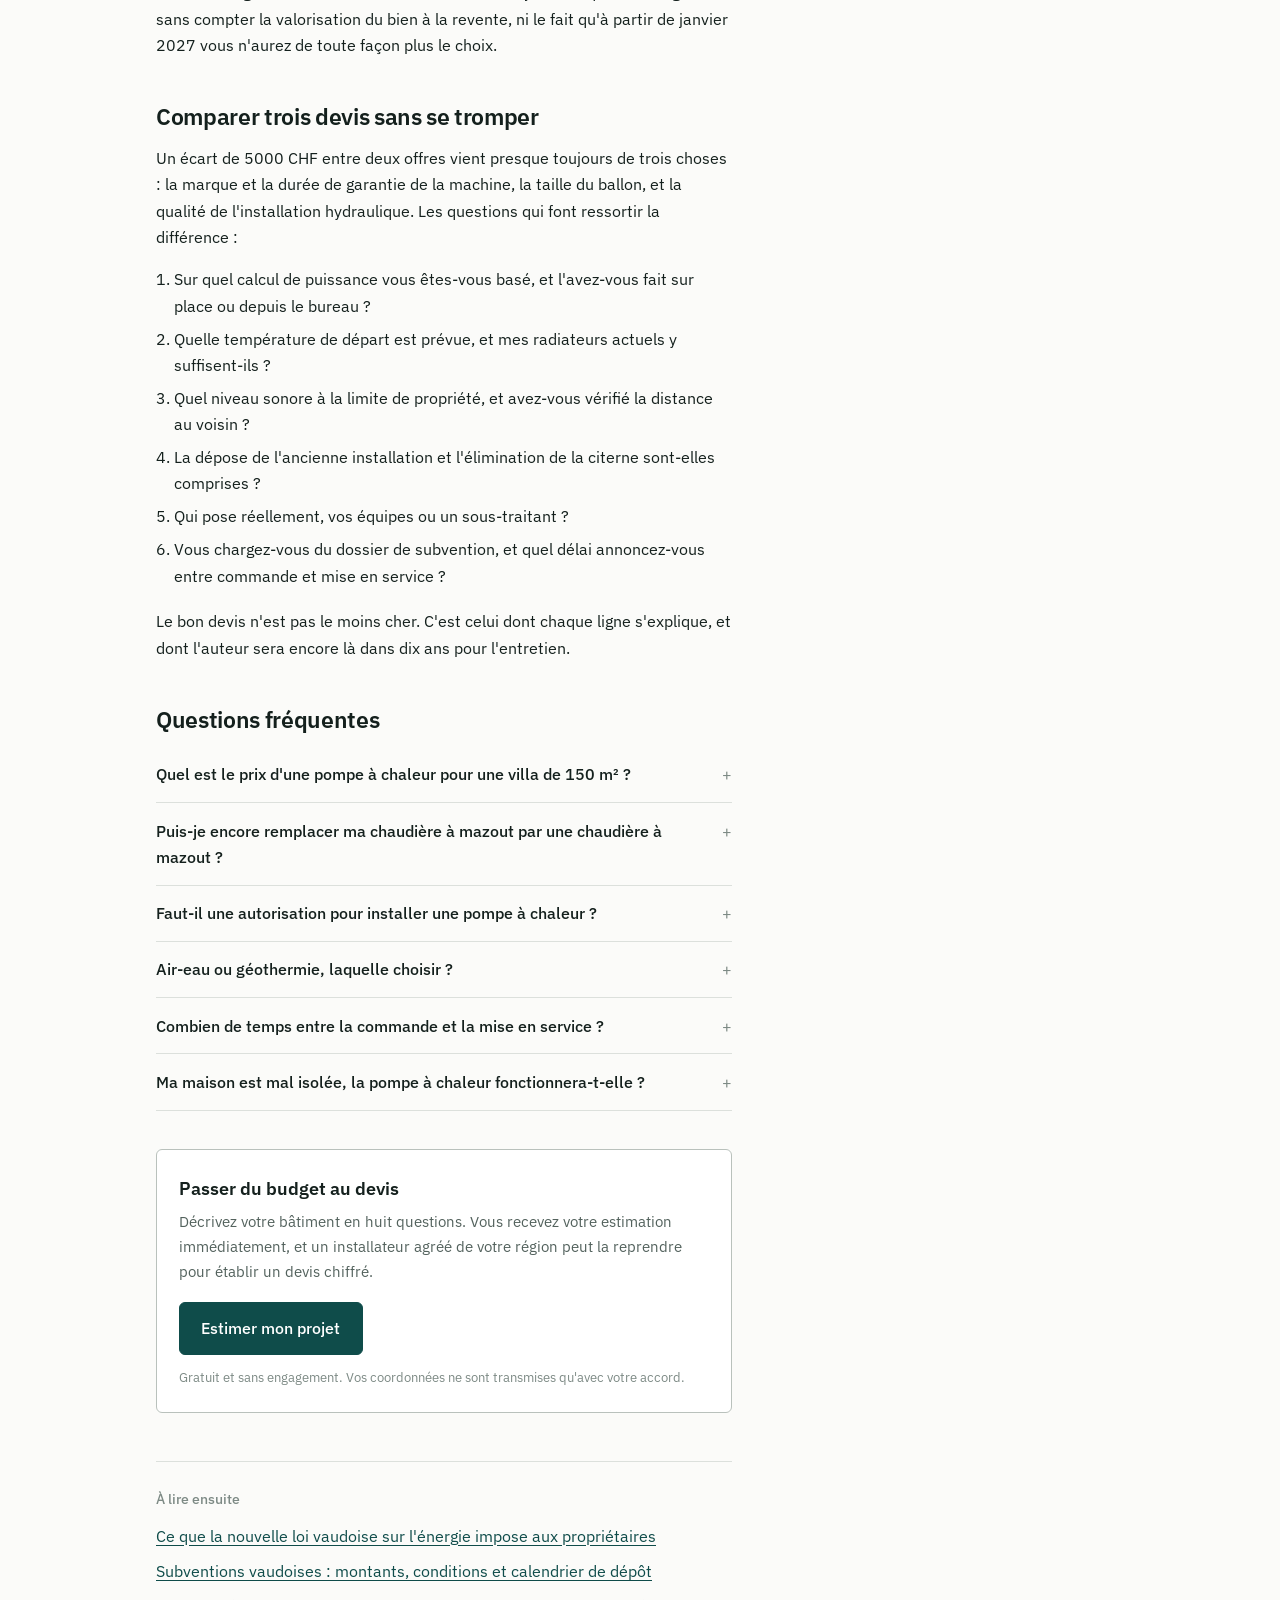
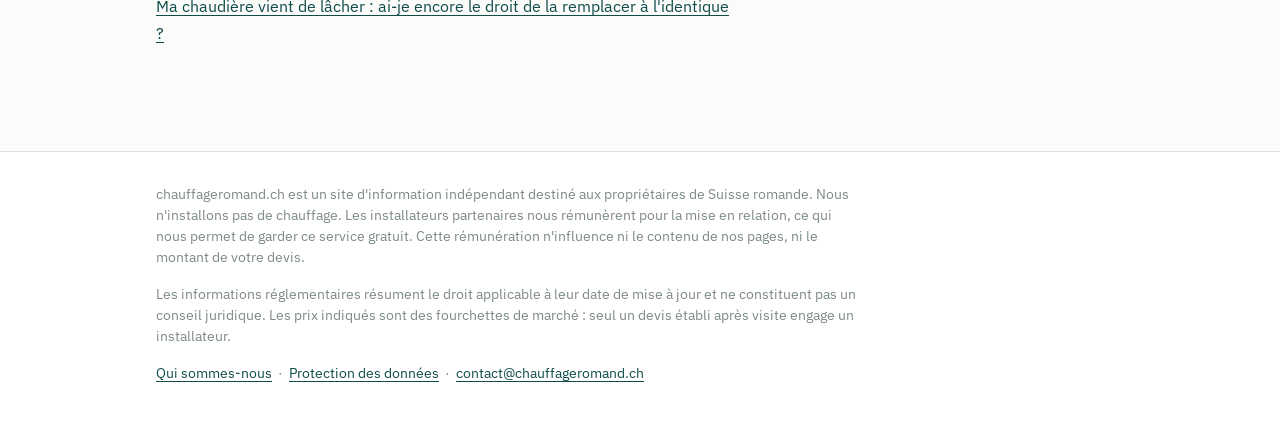
<file: prix/pompe-a-chaleur-villa/index.html>
<!DOCTYPE html>
<html lang="fr-CH">
<head>
<meta charset="utf-8">
<meta name="viewport" content="width=device-width, initial-scale=1">
<title>Prix d'une pompe à chaleur pour une villa en Suisse romande (2026)</title>
<meta name="description" content="Ce que coûte réellement une pompe à chaleur pour une villa romande : fourchettes par surface, postes cachés, subventions vaudoises et reste à charge.">
<link rel="canonical" href="https://chauffageromand.ch/prix/pompe-a-chaleur-villa/">
<meta property="og:type" content="website">
<meta property="og:title" content="Prix d'une pompe à chaleur pour une villa en Suisse romande (2026)">
<meta property="og:description" content="Ce que coûte réellement une pompe à chaleur pour une villa romande : fourchettes par surface, postes cachés, subventions vaudoises et reste à charge.">
<meta property="og:locale" content="fr_CH">
<meta property="og:url" content="https://chauffageromand.ch/prix/pompe-a-chaleur-villa/">
<link rel="preconnect" href="https://fonts.googleapis.com">
<link rel="preconnect" href="https://fonts.gstatic.com" crossorigin>
<link href="https://fonts.googleapis.com/css2?family=IBM+Plex+Sans:wght@400;450;500;600&display=swap" rel="stylesheet">
<link rel="stylesheet" href="/assets/style.css">
</head>
<body>

<div class="bar">
  <div class="bar-in">
    <a class="logo" href="/">chauffage<span>romand</span>.ch</a>
    <a class="bar-link" href="/simulateur/">Simuler ma situation</a>
  </div>
</div>

<div class="shell">
  <nav class="crumb" aria-label="Fil d'Ariane">
    <a href="/">Accueil</a> &rsaquo; Coûts et subventions &rsaquo; Pompe à chaleur pour une villa
  </nav>

  <div class="grid">
    <article>

      <h1>Prix d'une pompe à chaleur pour une villa en Suisse romande</h1>
      <p class="chapeau">Les devis varient du simple au double pour la même maison. Voici les fourchettes réellement constatées, les postes que la plupart des offres oublient de chiffrer, et ce qu'il reste à payer une fois la subvention déduite.</p>
      <p class="updated">Mise à jour : septembre 2026</p>

      <div class="direct">
        <p><span class="figure">35 000 à 48 000 CHF</span>
        C'est le budget à prévoir pour une pompe à chaleur air-eau posée sur une villa romande de 150 m², avant subvention. Après déduction de l'aide cantonale, le reste à charge tourne autour de 28 000 à 40 000 CHF. La géothermie démarre nettement plus haut, aux alentours de 55 000 CHF.</p>
      </div>

      <h2 id="fourchettes">Les fourchettes selon votre maison</h2>
      <p>Le prix suit d'abord la puissance nécessaire, donc la surface à chauffer et la qualité de l'isolation. Voici ce qui se pratique sur des chantiers de remplacement de chaudière en Suisse romande, prix bruts, installation comprise.</p>

      <div class="tw">
      <table>
        <thead>
          <tr><th scope="col">Configuration</th><th scope="col">Puissance courante</th><th scope="col">Prix posé, avant subvention</th></tr>
        </thead>
        <tbody>
          <tr><td>Villa 100 à 180 m², air-eau</td><td>8 à 12 kW</td><td class="num">32 000 – 48 000 CHF</td></tr>
          <tr><td>Villa 200 à 300 m², air-eau</td><td>12 à 18 kW</td><td class="num">42 000 – 58 000 CHF</td></tr>
          <tr><td>Villa 100 à 180 m², sondes géothermiques</td><td>8 à 12 kW</td><td class="num">55 000 – 78 000 CHF</td></tr>
          <tr><td>Remplacement d'un chauffage électrique direct</td><td>selon surface</td><td class="num">+ 20 à 30 %</td></tr>
        </tbody>
      </table>
      </div>
      <p class="caption">Fourchettes constatées en 2026 sur l'arc lémanique. Un même projet peut varier de 5000 CHF d'un installateur à l'autre sans que l'un des deux soit malhonnête.</p>

      <h3>Pourquoi le chauffage électrique coûte plus cher à remplacer</h3>
      <p>Une maison chauffée par radiateurs électriques n'a aucun circuit d'eau. Il faut donc créer entièrement la distribution : tuyauterie, émetteurs, ballon. Le chantier est plus lourd, plus long, et plus salissant. C'est aussi le cas où la facture d'électricité s'effondre le plus après travaux, ce qui rend le calcul intéressant malgré le surcoût initial.</p>

      <h2 id="detail">Ce qu'il y a réellement dans le devis</h2>
      <p>Sur une installation à 40 000 CHF, le matériel ne représente qu'un peu plus de la moitié. Le reste, c'est du travail humain, et c'est là que les offres divergent.</p>
      <ul>
        <li><strong>La pompe à chaleur elle-même</strong>, entre 16 000 et 26 000 CHF selon la marque, la puissance et le niveau sonore de l'unité extérieure.</li>
        <li><strong>Le ballon d'eau chaude sanitaire</strong>, souvent 3000 à 6000 CHF, et c'est un poste où l'on sous-dimensionne facilement.</li>
        <li><strong>L'installation hydraulique</strong>, raccordements, circulateurs, régulation, mise en service, entre 12 000 et 18 000 CHF.</li>
        <li><strong>La dépose de l'ancien système</strong>, avec pour le mazout le dégazage et l'élimination de la citerne, généralement 2500 à 4000 CHF.</li>
        <li><strong>Le socle et la protection acoustique</strong> de l'unité extérieure, quelques centaines à quelques milliers de francs selon la proximité du voisinage.</li>
      </ul>

      <div class="note">
        <p><strong>Les postes qui apparaissent après coup.</strong> L'adaptation des radiateurs si votre installation fonctionne en haute température, fréquent sur les bâtiments d'avant 1980. La reprise de l'isolation, si le calcul de puissance montre que la maison consomme trop. Et la ventilation mécanique, qui devient nécessaire quand on isole en parallèle, à compter entre 6000 et 12 000 CHF. Un devis nettement moins cher que les autres omet presque toujours l'une de ces trois lignes.</p>
      </div>

      <div class="cta">
        <h3>Combien pour votre maison précisément</h3>
        <p>Huit questions sur votre bâtiment, et vous obtenez une estimation chiffrée, avec la subvention et le reste à votre charge.</p>
        <a class="btn" href="/simulateur/">Estimer mon projet</a>
        <small>Gratuit, deux minutes, sans engagement.</small>
      </div>

      <h2 id="subventions">Subventions et reste à charge</h2>
      <p>Le Programme Bâtiments soutient le remplacement d'un chauffage fossile par une pompe à chaleur. Dans le canton de Vaud, l'aide de base se situe entre 4000 et 15 000 CHF selon la puissance installée, avec un supplément quand vous abandonnez le mazout ou le gaz. Pour une pompe à chaleur de 10 kW remplaçant une chaudière à mazout, on tourne autour de 8000 CHF.</p>
      <p>Deux points que beaucoup découvrent trop tard. La demande doit être déposée avant le début des travaux, sans quoi vous perdez l'aide. Et l'installateur doit être certifié, faute de quoi le dossier est refusé même si l'installation est parfaite.</p>

      <h3>La déduction fiscale, souvent oubliée</h3>
      <p>Les investissements destinés à économiser l'énergie sont déductibles du revenu imposable, et la part non absorbée une année peut être reportée. Sur un chantier à 40 000 CHF, l'économie d'impôt représente fréquemment plusieurs milliers de francs. Elle ne figure jamais sur un devis, puisque ce n'est pas l'installateur qui la verse, mais elle change le calcul. Répartir les travaux sur deux années fiscales peut augmenter le gain, ce qui vaut une question à votre fiduciaire avant de signer.</p>

      <h2 id="exploitation">Ce que ça coûte ensuite, chaque année</h2>
      <p>L'investissement se juge sur quinze ans, pas sur le devis. Une pompe à chaleur consomme de l'électricité, mais restitue trois à quatre fois l'énergie consommée. Sur une villa qui brûlait 2500 litres de mazout par an, la facture énergétique passe typiquement de 3000 à 3500 CHF à 1200 à 1600 CHF. L'entretien annuel coûte 150 à 300 CHF, contre un service de brûleur et un ramonage à peu près équivalents.</p>
      <p>L'écart annuel se situe donc souvent entre 1500 et 2000 CHF. Rapporté à un reste à charge de 30 000 CHF, l'amortissement se joue sur quinze à vingt ans, sans compter la valorisation du bien à la revente, ni le fait qu'à partir de janvier 2027 vous n'aurez de toute façon plus le choix.</p>

      <h2 id="devis">Comparer trois devis sans se tromper</h2>
      <p>Un écart de 5000 CHF entre deux offres vient presque toujours de trois choses : la marque et la durée de garantie de la machine, la taille du ballon, et la qualité de l'installation hydraulique. Les questions qui font ressortir la différence :</p>
      <ol>
        <li>Sur quel calcul de puissance vous êtes-vous basé, et l'avez-vous fait sur place ou depuis le bureau ?</li>
        <li>Quelle température de départ est prévue, et mes radiateurs actuels y suffisent-ils ?</li>
        <li>Quel niveau sonore à la limite de propriété, et avez-vous vérifié la distance au voisin ?</li>
        <li>La dépose de l'ancienne installation et l'élimination de la citerne sont-elles comprises ?</li>
        <li>Qui pose réellement, vos équipes ou un sous-traitant ?</li>
        <li>Vous chargez-vous du dossier de subvention, et quel délai annoncez-vous entre commande et mise en service ?</li>
      </ol>
      <p>Le bon devis n'est pas le moins cher. C'est celui dont chaque ligne s'explique, et dont l'auteur sera encore là dans dix ans pour l'entretien.</p>

      <h2 id="faq">Questions fréquentes</h2>

      <details>
        <summary>Quel est le prix d'une pompe à chaleur pour une villa de 150 m² ?</summary>
        <div class="body"><p>Comptez 35 000 à 48 000 CHF bruts pour une pompe à chaleur air-eau de 8 à 10 kW posée, en Suisse romande. La fourchette dépend de l'accessibilité du chantier, de la marque retenue et des adaptations nécessaires sur le circuit existant. Après subvention cantonale, le reste à charge se situe généralement entre 28 000 et 40 000 CHF.</p></div>
      </details>

      <details>
        <summary>Puis-je encore remplacer ma chaudière à mazout par une chaudière à mazout ?</summary>
        <div class="body"><p>Dans le canton de Vaud, non, dès l'entrée en vigueur de la nouvelle loi sur l'énergie prévue pour janvier 2027. Le remplacement d'un générateur de chaleur devra se faire par une solution renouvelable, sauf impossibilité technique dûment établie. Les installations existantes peuvent continuer à fonctionner jusqu'à leur fin de vie, avec une échéance de 2042 pour celles antérieures à 2020 et de 2047 pour les suivantes.</p></div>
      </details>

      <details>
        <summary>Faut-il une autorisation pour installer une pompe à chaleur ?</summary>
        <div class="body"><p>Oui dans la plupart des communes, sous forme d'une demande simplifiée ou d'un permis, en raison du bruit de l'unité extérieure et de son implantation. Les sondes géothermiques nécessitent en plus une autorisation cantonale de forage, et certaines zones de protection des eaux les interdisent. Votre installateur dépose normalement le dossier, mais vérifiez que c'est bien prévu au devis.</p></div>
      </details>

      <details>
        <summary>Air-eau ou géothermie, laquelle choisir ?</summary>
        <div class="body"><p>L'air-eau représente l'immense majorité des installations en rénovation : moins chère, plus rapide à poser, aucune emprise sur le terrain. La géothermie coûte 20 000 à 30 000 CHF de plus mais offre un meilleur rendement, aucun bruit extérieur et une durée de vie supérieure. Elle devient pertinente sur les grandes surfaces, les immeubles, et les parcelles où le voisinage rend l'unité extérieure problématique.</p></div>
      </details>

      <details>
        <summary>Combien de temps entre la commande et la mise en service ?</summary>
        <div class="body"><p>Comptez trois à six mois en moyenne : délai d'autorisation communale, traitement du dossier de subvention, approvisionnement du matériel, puis une à deux semaines de chantier. En période de forte demande, notamment à l'automne, les meilleurs installateurs affichent des carnets pleins sur plusieurs mois. Anticipez plutôt que d'attendre la panne.</p></div>
      </details>

      <details>
        <summary>Ma maison est mal isolée, la pompe à chaleur fonctionnera-t-elle ?</summary>
        <div class="body"><p>Techniquement oui, mais le rendement chute si le circuit demande une température de départ élevée. Sur un bâtiment d'avant 1980 avec des radiateurs en fonte, deux options : remplacer une partie des émetteurs par des modèles à plus grande surface d'échange, ou améliorer l'isolation de l'enveloppe. Un installateur sérieux fait ce calcul avant de vous vendre une machine, et vous le dit si le cas est défavorable.</p></div>
      </details>

      <div class="cta">
        <h3>Passer du budget au devis</h3>
        <p>Décrivez votre bâtiment en huit questions. Vous recevez votre estimation immédiatement, et un installateur agréé de votre région peut la reprendre pour établir un devis chiffré.</p>
        <a class="btn" href="/simulateur/">Estimer mon projet</a>
        <small>Gratuit et sans engagement. Vos coordonnées ne sont transmises qu'avec votre accord.</small>
      </div>

      <div class="next">
        <h4>À lire ensuite</h4>
        <ul>
          <li><a href="/loi-energie-vaud/">Ce que la nouvelle loi vaudoise sur l'énergie impose aux propriétaires</a></li>
          <li><a href="/subventions/programme-batiments-vaud/">Subventions vaudoises : montants, conditions et calendrier de dépôt</a></li>
          
          <li><a href="/demarches/chaudiere-en-panne/">Ma chaudière vient de lâcher : ai-je encore le droit de la remplacer à l'identique ?</a></li>
        </ul>
      </div>

    </article>

    <aside class="side">
      <h4>Sur cette page</h4>
      <ul>
        <li><a href="#fourchettes">Les fourchettes selon votre maison</a></li>
        <li><a href="#detail">Ce qu'il y a dans le devis</a></li>
        <li><a href="#subventions">Subventions et reste à charge</a></li>
        <li><a href="#exploitation">Le coût annuel ensuite</a></li>
        <li><a href="#devis">Comparer trois devis</a></li>
        <li><a href="#faq">Questions fréquentes</a></li>
      </ul>
    </aside>
  </div>
</div>

<footer>
  <div class="foot-in">
    <p>chauffageromand.ch est un site d'information indépendant destiné aux propriétaires de Suisse romande. Nous n'installons pas de chauffage. Les installateurs partenaires nous rémunèrent pour la mise en relation, ce qui nous permet de garder ce service gratuit. Cette rémunération n'influence ni le contenu de nos pages, ni le montant de votre devis.</p>
    <p>Les informations réglementaires résument le droit applicable à leur date de mise à jour et ne constituent pas un conseil juridique. Les prix indiqués sont des fourchettes de marché : seul un devis établi après visite engage un installateur.</p>
    <p><a href="/qui-sommes-nous/">Qui sommes-nous</a> &nbsp;·&nbsp; <a href="/confidentialite/">Protection des données</a> &nbsp;·&nbsp; <a href="mailto:contact@chauffageromand.ch">contact@chauffageromand.ch</a></p>
  </div>
</footer>

<script type="application/ld+json">
{
  "@context":"https://schema.org",
  "@graph":[
    {
      "@type":"Article",
      "headline":"Prix d'une pompe à chaleur pour une villa en Suisse romande",
      "description":"Fourchettes de prix constatées, postes du devis, subventions vaudoises et reste à charge pour le remplacement d'un chauffage par une pompe à chaleur.",
      "inLanguage":"fr-CH",
      "dateModified":"2026-09-09",
      "publisher":{"@type":"Organization","name":"chauffageromand.ch"}
    },
    {
      "@type":"FAQPage",
      "mainEntity":[
        {"@type":"Question","name":"Quel est le prix d'une pompe à chaleur pour une villa de 150 m² ?",
         "acceptedAnswer":{"@type":"Answer","text":"Comptez 35 000 à 48 000 CHF bruts pour une pompe à chaleur air-eau de 8 à 10 kW posée en Suisse romande. Après subvention cantonale, le reste à charge se situe généralement entre 28 000 et 40 000 CHF."}},
        {"@type":"Question","name":"Puis-je encore remplacer ma chaudière à mazout par une chaudière à mazout ?",
         "acceptedAnswer":{"@type":"Answer","text":"Dans le canton de Vaud, non, dès l'entrée en vigueur de la nouvelle loi sur l'énergie prévue pour janvier 2027. Le remplacement devra se faire par une solution renouvelable, sauf impossibilité technique établie."}},
        {"@type":"Question","name":"Faut-il une autorisation pour installer une pompe à chaleur ?",
         "acceptedAnswer":{"@type":"Answer","text":"Oui dans la plupart des communes, en raison du bruit et de l'implantation de l'unité extérieure. Les sondes géothermiques nécessitent en plus une autorisation cantonale de forage."}},
        {"@type":"Question","name":"Air-eau ou géothermie ?",
         "acceptedAnswer":{"@type":"Answer","text":"L'air-eau domine en rénovation : moins chère et plus rapide à poser. La géothermie coûte 20 000 à 30 000 CHF de plus mais offre un meilleur rendement et aucun bruit extérieur."}},
        {"@type":"Question","name":"Combien de temps entre la commande et la mise en service ?",
         "acceptedAnswer":{"@type":"Answer","text":"Trois à six mois en moyenne, entre autorisation communale, dossier de subvention, approvisionnement et chantier."}}
      ]
    },
    {
      "@type":"BreadcrumbList",
      "itemListElement":[
        {"@type":"ListItem","position":1,"name":"Accueil","item":"https://chauffageromand.ch/"},
        {"@type":"ListItem","position":2,"name":"Coûts et subventions","item":"https://chauffageromand.ch/prix/"},
        {"@type":"ListItem","position":3,"name":"Pompe à chaleur pour une villa"}
      ]
    }
  ]
}
</script>
</body>
</html>
</file>
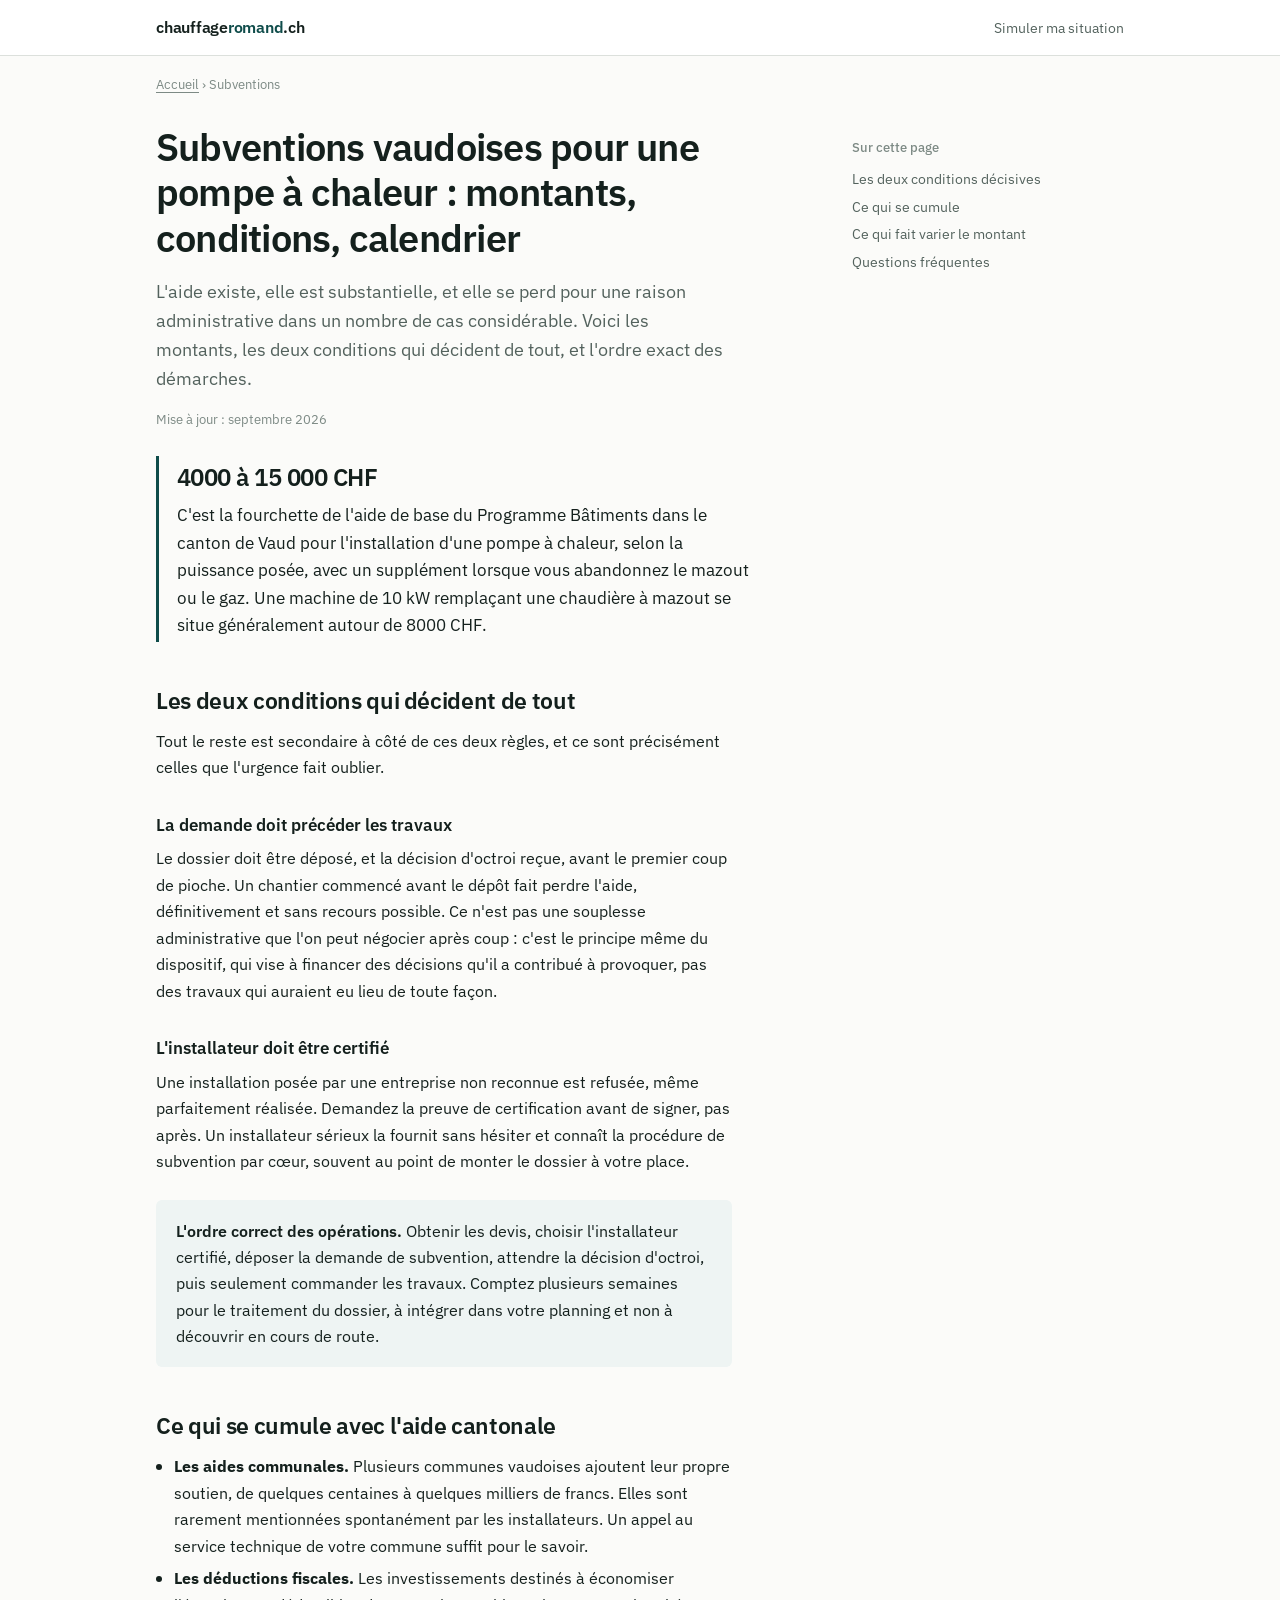
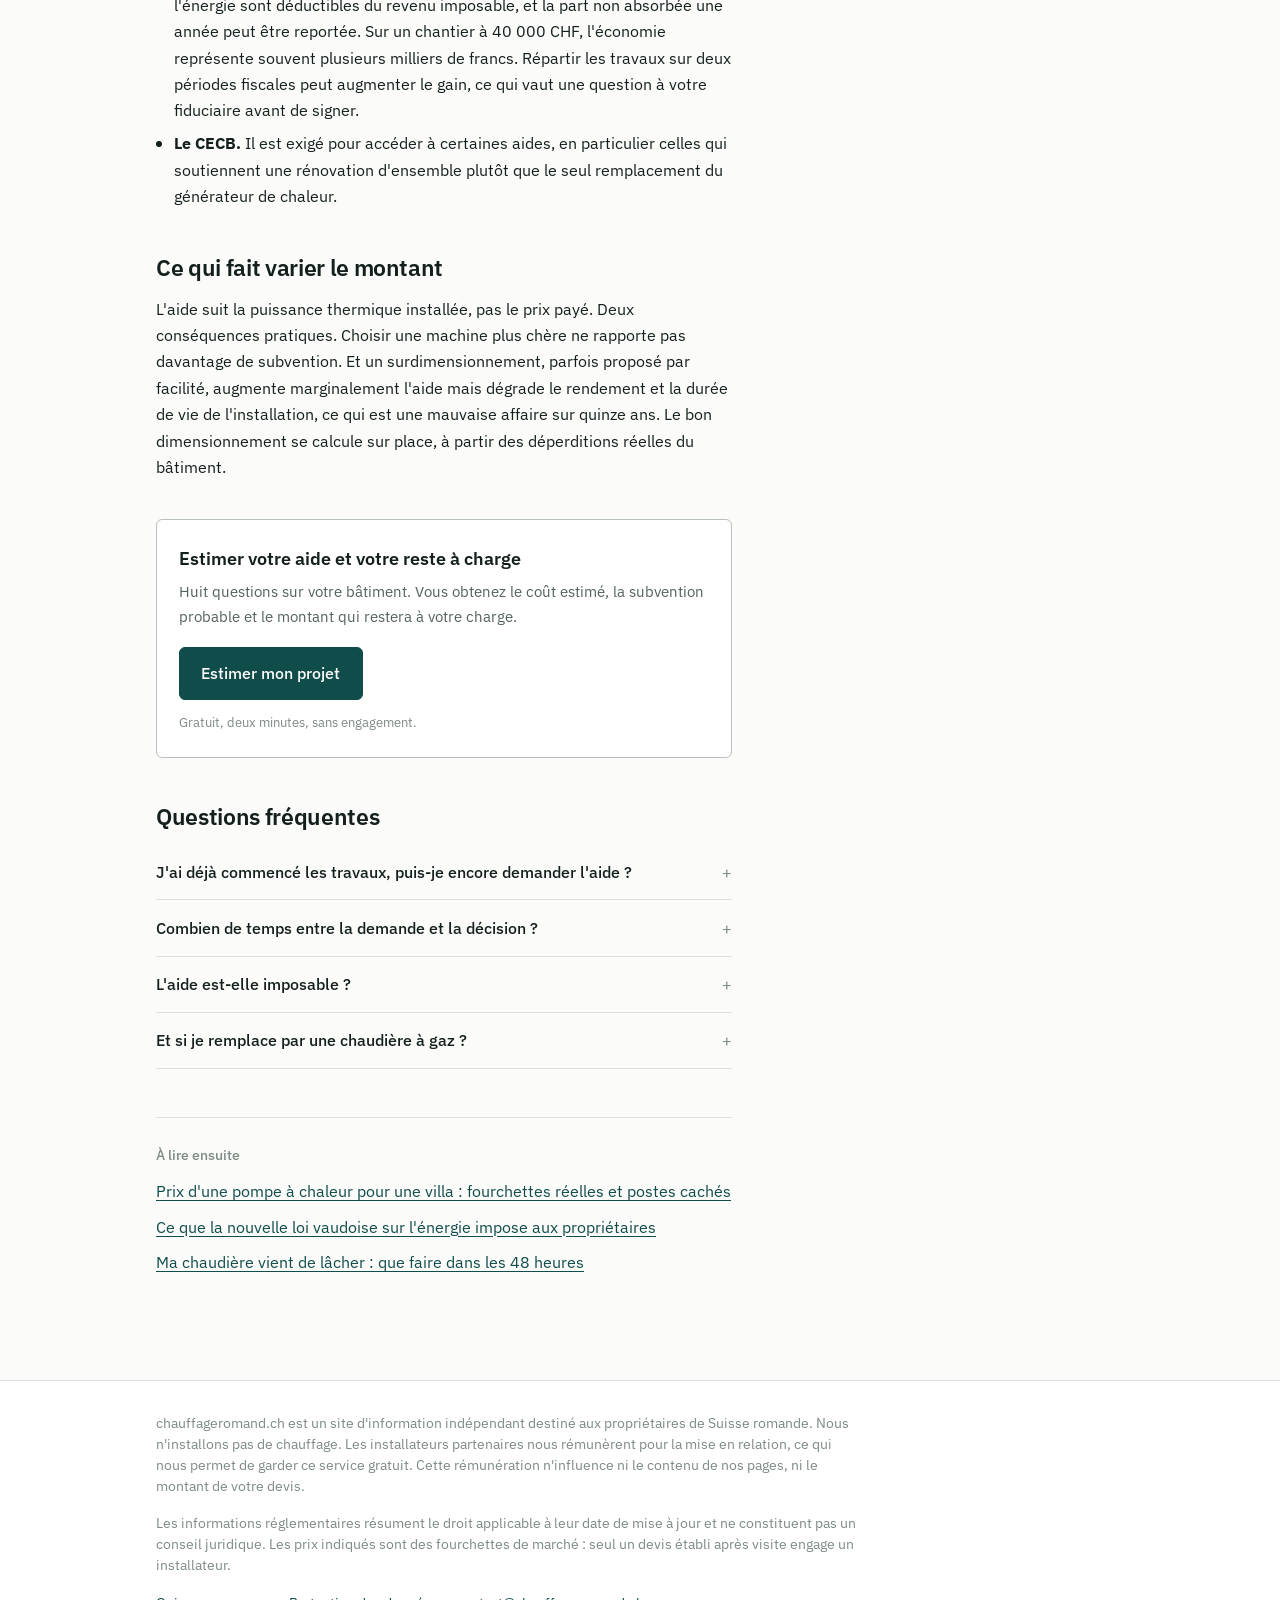
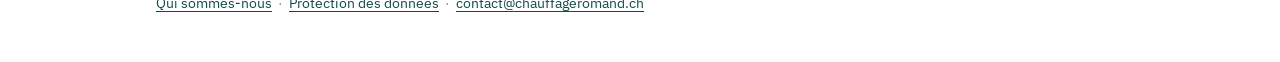
<file: subventions/programme-batiments-vaud/index.html>
<!DOCTYPE html>
<html lang="fr-CH">
<head>
<meta charset="utf-8">
<meta name="viewport" content="width=device-width, initial-scale=1">
<title>Subventions pompe à chaleur dans le canton de Vaud : montants et conditions</title>
<meta name="description" content="Montants de l'aide vaudoise, les deux conditions qui font perdre la subvention, cumul avec les aides communales et les déductions fiscales.">
<link rel="canonical" href="https://chauffageromand.ch/subventions/programme-batiments-vaud/">
<meta property="og:type" content="website">
<meta property="og:title" content="Subventions pompe à chaleur dans le canton de Vaud : montants et conditions">
<meta property="og:description" content="Montants de l'aide vaudoise, les deux conditions qui font perdre la subvention, cumul avec les aides communales et les déductions fiscales.">
<meta property="og:locale" content="fr_CH">
<meta property="og:url" content="https://chauffageromand.ch/subventions/programme-batiments-vaud/">
<link rel="preconnect" href="https://fonts.googleapis.com">
<link rel="preconnect" href="https://fonts.gstatic.com" crossorigin>
<link href="https://fonts.googleapis.com/css2?family=IBM+Plex+Sans:wght@400;450;500;600&display=swap" rel="stylesheet">
<link rel="stylesheet" href="/assets/style.css">
</head>
<body>

<div class="bar">
  <div class="bar-in">
    <a class="logo" href="/">chauffage<span>romand</span>.ch</a>
    <a class="bar-link" href="/simulateur/">Simuler ma situation</a>
  </div>
</div>

<div class="shell">
  <nav class="crumb" aria-label="Fil d'Ariane">
    <a href="/">Accueil</a> &rsaquo; Subventions
  </nav>
  <div class="grid">
    <article>
      <h1>Subventions vaudoises pour une pompe à chaleur : montants, conditions, calendrier</h1>
      <p class="chapeau">L'aide existe, elle est substantielle, et elle se perd pour une raison administrative dans un nombre de cas considérable. Voici les montants, les deux conditions qui décident de tout, et l'ordre exact des démarches.</p>
      <p class="updated">Mise à jour : septembre 2026</p>

      <div class="direct">
        <p><span class="figure">4000 à 15 000 CHF</span>
        C'est la fourchette de l'aide de base du Programme Bâtiments dans le canton de Vaud pour l'installation d'une pompe à chaleur, selon la puissance posée, avec un supplément lorsque vous abandonnez le mazout ou le gaz. Une machine de 10 kW remplaçant une chaudière à mazout se situe généralement autour de 8000 CHF.</p>
      </div>

      <h2 id="conditions">Les deux conditions qui décident de tout</h2>
      <p>Tout le reste est secondaire à côté de ces deux règles, et ce sont précisément celles que l'urgence fait oublier.</p>
      <h3>La demande doit précéder les travaux</h3>
      <p>Le dossier doit être déposé, et la décision d'octroi reçue, avant le premier coup de pioche. Un chantier commencé avant le dépôt fait perdre l'aide, définitivement et sans recours possible. Ce n'est pas une souplesse administrative que l'on peut négocier après coup : c'est le principe même du dispositif, qui vise à financer des décisions qu'il a contribué à provoquer, pas des travaux qui auraient eu lieu de toute façon.</p>
      <h3>L'installateur doit être certifié</h3>
      <p>Une installation posée par une entreprise non reconnue est refusée, même parfaitement réalisée. Demandez la preuve de certification avant de signer, pas après. Un installateur sérieux la fournit sans hésiter et connaît la procédure de subvention par cœur, souvent au point de monter le dossier à votre place.</p>

      <div class="note">
        <p><strong>L'ordre correct des opérations.</strong> Obtenir les devis, choisir l'installateur certifié, déposer la demande de subvention, attendre la décision d'octroi, puis seulement commander les travaux. Comptez plusieurs semaines pour le traitement du dossier, à intégrer dans votre planning et non à découvrir en cours de route.</p>
      </div>

      <h2 id="cumul">Ce qui se cumule avec l'aide cantonale</h2>
      <ul>
        <li><strong>Les aides communales.</strong> Plusieurs communes vaudoises ajoutent leur propre soutien, de quelques centaines à quelques milliers de francs. Elles sont rarement mentionnées spontanément par les installateurs. Un appel au service technique de votre commune suffit pour le savoir.</li>
        <li><strong>Les déductions fiscales.</strong> Les investissements destinés à économiser l'énergie sont déductibles du revenu imposable, et la part non absorbée une année peut être reportée. Sur un chantier à 40 000 CHF, l'économie représente souvent plusieurs milliers de francs. Répartir les travaux sur deux périodes fiscales peut augmenter le gain, ce qui vaut une question à votre fiduciaire avant de signer.</li>
        <li><strong>Le CECB.</strong> Il est exigé pour accéder à certaines aides, en particulier celles qui soutiennent une rénovation d'ensemble plutôt que le seul remplacement du générateur de chaleur.</li>
      </ul>

      <h2 id="montant">Ce qui fait varier le montant</h2>
      <p>L'aide suit la puissance thermique installée, pas le prix payé. Deux conséquences pratiques. Choisir une machine plus chère ne rapporte pas davantage de subvention. Et un surdimensionnement, parfois proposé par facilité, augmente marginalement l'aide mais dégrade le rendement et la durée de vie de l'installation, ce qui est une mauvaise affaire sur quinze ans. Le bon dimensionnement se calcule sur place, à partir des déperditions réelles du bâtiment.</p>

      <div class="cta">
        <h3>Estimer votre aide et votre reste à charge</h3>
        <p>Huit questions sur votre bâtiment. Vous obtenez le coût estimé, la subvention probable et le montant qui restera à votre charge.</p>
        <a class="btn" href="/simulateur/">Estimer mon projet</a>
        <small>Gratuit, deux minutes, sans engagement.</small>
      </div>

      <h2 id="faq">Questions fréquentes</h2>

      <details>
        <summary>J'ai déjà commencé les travaux, puis-je encore demander l'aide ?</summary>
        <div class="body"><p>Non. Le dépôt de la demande avant le début des travaux est une condition de fond du dispositif, et il n'existe pas de régularisation a posteriori. C'est la première cause de perte de subvention, et elle frappe surtout les propriétaires ayant décidé dans l'urgence d'une panne.</p></div>
      </details>

      <details>
        <summary>Combien de temps entre la demande et la décision ?</summary>
        <div class="body"><p>Comptez plusieurs semaines, variables selon la charge du service et la complétude du dossier. Un dossier monté par un installateur habitué passe plus vite qu'un dossier constitué par un particulier. Intégrez ce délai à votre planning, en plus des trois à six mois habituels entre commande et mise en service.</p></div>
      </details>

      <details>
        <summary>L'aide est-elle imposable ?</summary>
        <div class="body"><p>Une subvention reçue vient en déduction du montant déductible fiscalement : vous ne pouvez pas déduire une dépense que vous n'avez pas supportée. Le traitement exact dépend de votre situation, et c'est un point à faire vérifier par votre fiduciaire plutôt qu'à trancher soi-même.</p></div>
      </details>

      <details>
        <summary>Et si je remplace par une chaudière à gaz ?</summary>
        <div class="body"><p>Aucune aide n'est prévue pour le remplacement d'un fossile par un autre fossile. Dans le canton de Vaud, cette opération déclenche en outre l'obligation d'établir un CECB à votre charge, et elle deviendra en principe impossible dès l'entrée en vigueur de la nouvelle loi sur l'énergie.</p></div>
      </details>

      <div class="next">
        <h4>À lire ensuite</h4>
        <ul>
          <li><a href="/prix/pompe-a-chaleur-villa/">Prix d'une pompe à chaleur pour une villa : fourchettes réelles et postes cachés</a></li>
          <li><a href="/loi-energie-vaud/">Ce que la nouvelle loi vaudoise sur l'énergie impose aux propriétaires</a></li>
          <li><a href="/demarches/chaudiere-en-panne/">Ma chaudière vient de lâcher : que faire dans les 48 heures</a></li>
        </ul>
      </div>
    </article>

    <aside class="side">
      <h4>Sur cette page</h4>
      <ul>
        <li><a href="#conditions">Les deux conditions décisives</a></li>
        <li><a href="#cumul">Ce qui se cumule</a></li>
        <li><a href="#montant">Ce qui fait varier le montant</a></li>
        <li><a href="#faq">Questions fréquentes</a></li>
      </ul>
    </aside>
  </div>
</div>

<footer>
  <div class="foot-in">
    <p>chauffageromand.ch est un site d'information indépendant destiné aux propriétaires de Suisse romande. Nous n'installons pas de chauffage. Les installateurs partenaires nous rémunèrent pour la mise en relation, ce qui nous permet de garder ce service gratuit. Cette rémunération n'influence ni le contenu de nos pages, ni le montant de votre devis.</p>
    <p>Les informations réglementaires résument le droit applicable à leur date de mise à jour et ne constituent pas un conseil juridique. Les prix indiqués sont des fourchettes de marché : seul un devis établi après visite engage un installateur.</p>
    <p><a href="/qui-sommes-nous/">Qui sommes-nous</a> &nbsp;·&nbsp; <a href="/confidentialite/">Protection des données</a> &nbsp;·&nbsp; <a href="mailto:contact@chauffageromand.ch">contact@chauffageromand.ch</a></p>
  </div>
</footer>

<script type="application/ld+json">
{
  "@context":"https://schema.org",
  "@graph":[
    {"@type":"Article",
     "headline":"Subventions vaudoises pour une pompe à chaleur : montants, conditions, calendrier",
     "description":"Montants de l'aide vaudoise, conditions de certification et de calendrier, cumul avec les aides communales et les déductions fiscales.",
     "inLanguage":"fr-CH","dateModified":"2026-09-09",
     "publisher":{"@type":"Organization","name":"chauffageromand.ch"}},
    {"@type":"FAQPage","mainEntity":[
      {"@type":"Question","name":"J'ai déjà commencé les travaux, puis-je encore demander l'aide ?",
       "acceptedAnswer":{"@type":"Answer","text":"Non. Le dépôt de la demande avant le début des travaux est une condition de fond, sans régularisation possible après coup."}},
      {"@type":"Question","name":"Combien de temps entre la demande et la décision ?",
       "acceptedAnswer":{"@type":"Answer","text":"Plusieurs semaines selon la charge du service et la complétude du dossier, à ajouter aux trois à six mois entre commande et mise en service."}},
      {"@type":"Question","name":"Existe-t-il une aide pour remplacer par une chaudière à gaz ?",
       "acceptedAnswer":{"@type":"Answer","text":"Non. Aucune aide n'est prévue pour remplacer un chauffage fossile par un autre fossile, et l'opération déclenche l'obligation d'établir un CECB dans le canton de Vaud."}}
    ]},
    {"@type":"BreadcrumbList","itemListElement":[
      {"@type":"ListItem","position":1,"name":"Accueil","item":"https://chauffageromand.ch/"},
      {"@type":"ListItem","position":2,"name":"Subventions"}
    ]}
  ]
}
</script>
</body>
</html>
</file>
<file: assets/style.css>
:root{
  --ink:#14201d; --ink-2:#53625d; --ink-3:#7d8a85;
  --paper:#fbfbf9; --surface:#ffffff;
  --line:#dce0dc; --line-strong:#b9c1bc;
  --pine:#0f4c4a; --pine-soft:#eef4f3;
  --ember:#a34413; --alert:#8a3a2a;
  --radius:6px;
}
*{box-sizing:border-box}
html{-webkit-text-size-adjust:100%;scroll-behavior:smooth}
@media(prefers-reduced-motion:reduce){html{scroll-behavior:auto}*{transition:none!important}}
body{
  margin:0;background:var(--paper);color:var(--ink);
  font-family:"IBM Plex Sans",-apple-system,BlinkMacSystemFont,"Segoe UI",Roboto,Helvetica,Arial,sans-serif;
  font-size:1.02rem;line-height:1.62;font-variant-numeric:tabular-nums;
}
a{color:var(--pine);text-underline-offset:3px}
a:focus-visible{outline:2px solid var(--pine);outline-offset:2px}

/* ---------- structure ---------- */
.bar{border-bottom:1px solid var(--line);background:var(--surface)}
.bar-in{max-width:63rem;margin:0 auto;padding:.9rem 1.25rem;display:flex;align-items:center;justify-content:space-between;gap:1rem}
.logo{font-weight:600;letter-spacing:-.015em;color:var(--ink);text-decoration:none;font-size:1.02rem}
.logo span{color:var(--pine)}
.bar-link{font-size:.9rem;color:var(--ink-2);text-decoration:none}
.bar-link:hover{color:var(--pine)}

.shell{max-width:63rem;margin:0 auto;padding:0 1.25rem}
.crumb{font-size:.83rem;color:var(--ink-3);padding:1.1rem 0 0}
.crumb a{color:var(--ink-3)}

.grid{display:block}
@media(min-width:60rem){
  .grid{display:grid;grid-template-columns:minmax(0,1fr) 17rem;gap:3.5rem;align-items:start}
}
article{max-width:38rem;padding:1.25rem 0 3rem}
@media(min-width:60rem){article{max-width:none}}

/* ---------- typographie ---------- */
h1{font-size:1.85rem;line-height:1.18;font-weight:600;letter-spacing:-.02em;margin:.6rem 0 1rem}
@media(min-width:40rem){h1{font-size:2.4rem}}
h2{font-size:1.42rem;line-height:1.25;font-weight:600;letter-spacing:-.015em;margin:2.8rem 0 .8rem}
h3{font-size:1.08rem;font-weight:600;margin:1.9rem 0 .4rem}
p{margin:0 0 1rem;max-width:36rem}
.chapeau{font-size:1.12rem;color:var(--ink-2);max-width:36rem}
ul,ol{max-width:36rem;padding-left:1.15rem;margin:0 0 1.2rem}
li{margin-bottom:.4rem}
.updated{font-size:.83rem;color:var(--ink-3);margin-bottom:1.6rem}

/* ---------- réponse directe ---------- */
.direct{
  border-left:3px solid var(--pine);padding:.15rem 0 .15rem 1.1rem;margin:0 0 2rem;
}
.direct p{margin:0;font-size:1.06rem}
.direct .figure{font-size:1.5rem;font-weight:600;letter-spacing:-.02em;display:block;margin-bottom:.3rem}

/* ---------- tableau ---------- */
.tw{overflow-x:auto;margin:0 0 .6rem;-webkit-overflow-scrolling:touch}
table{border-collapse:collapse;width:100%;min-width:33rem;font-size:.95rem}
th,td{text-align:left;padding:.7rem .8rem;border-bottom:1px solid var(--line);vertical-align:top}
thead th{font-weight:500;font-size:.85rem;color:var(--ink-2);border-bottom:1px solid var(--line-strong)}
td.num{white-space:nowrap;font-weight:500}
tbody tr:last-child td{border-bottom:1px solid var(--line-strong)}
.caption{font-size:.83rem;color:var(--ink-3);margin:0 0 1.6rem;max-width:36rem}

/* ---------- encadrés ---------- */
.note{background:var(--pine-soft);border-radius:var(--radius);padding:1.1rem 1.25rem;margin:1.6rem 0;max-width:36rem}
.note p:last-child{margin-bottom:0}
.note strong{font-weight:600}

.cta{
  background:var(--surface);border:1px solid var(--line-strong);border-radius:var(--radius);
  padding:1.5rem 1.35rem;margin:2.4rem 0;max-width:36rem;
}
.cta h3{margin:0 0 .4rem;font-size:1.12rem}
.cta p{color:var(--ink-2);font-size:.96rem;margin-bottom:1.1rem}
.btn{
  display:inline-block;font-weight:500;text-decoration:none;
  background:var(--pine);color:#fff;border:1px solid var(--pine);border-radius:var(--radius);
  padding:.78rem 1.35rem;transition:background .12s ease;
}
.btn:hover{background:#0a3a38}
.btn:focus-visible{outline:2px solid var(--ink);outline-offset:2px}
.cta small{display:block;margin-top:.75rem;font-size:.82rem;color:var(--ink-3)}

/* ---------- sommaire latéral ---------- */
.side{display:none}
@media(min-width:60rem){
  .side{display:block;position:sticky;top:2rem;padding-top:2.6rem;font-size:.9rem}
  .side h4{font-size:.82rem;font-weight:500;color:var(--ink-3);margin:0 0 .7rem}
  .side ul{list-style:none;padding:0;margin:0 0 1.8rem}
  .side li{margin-bottom:.5rem;line-height:1.35}
  .side a{color:var(--ink-2);text-decoration:none}
  .side a:hover{color:var(--pine);text-decoration:underline}
}

/* ---------- FAQ ---------- */
details{border-bottom:1px solid var(--line);max-width:36rem}
details summary{
  cursor:pointer;padding:.9rem 0;font-weight:500;list-style:none;display:flex;justify-content:space-between;gap:1rem;
}
details summary::-webkit-details-marker{display:none}
details summary::after{content:"+";color:var(--ink-3);font-weight:400}
details[open] summary::after{content:"−"}
details summary:focus-visible{outline:2px solid var(--pine);outline-offset:2px}
details .body{padding:0 0 1rem}
details .body p:last-child{margin-bottom:0}

/* ---------- liens internes ---------- */
.next{border-top:1px solid var(--line);margin-top:3rem;padding-top:1.6rem;max-width:36rem}
.next h4{font-size:.85rem;font-weight:500;color:var(--ink-3);margin:0 0 .8rem}
.next ul{list-style:none;padding:0;margin:0}
.next li{margin-bottom:.55rem}

footer{border-top:1px solid var(--line);background:var(--surface);margin-top:3rem}
.foot-in{max-width:63rem;margin:0 auto;padding:2rem 1.25rem;font-size:.85rem;color:var(--ink-3);line-height:1.55}
.foot-in p{max-width:44rem}

/* ---------- accueil ---------- */
.hero{padding:3.2rem 0 2.6rem;border-bottom:1px solid var(--line)}
.hero h1{font-size:2rem;max-width:22ch;margin:0 0 1rem}
@media(min-width:48rem){.hero h1{font-size:2.9rem}}
.hero .lede{font-size:1.12rem;color:var(--ink-2);max-width:34rem;margin:0 0 1.7rem}
.hero .actions{display:flex;flex-wrap:wrap;align-items:center;gap:1.2rem}
.hero .actions .sec{font-size:.94rem;color:var(--ink-2)}

.routes{margin:2.6rem 0 0;max-width:40rem}
.routes h2{font-size:.85rem;font-weight:500;color:var(--ink-3);margin:0 0 .2rem;letter-spacing:0}
.route{
  display:block;text-decoration:none;color:inherit;
  padding:1.35rem 0;border-bottom:1px solid var(--line);
}
.route:first-of-type{border-top:1px solid var(--line)}
.route h3{margin:0 0 .25rem;font-size:1.1rem;font-weight:600;letter-spacing:-.01em}
.route p{margin:0;color:var(--ink-2);font-size:.96rem;max-width:34rem}
.route:hover h3{color:var(--pine)}
.route:focus-visible{outline:2px solid var(--pine);outline-offset:3px}

.how{margin:3.2rem 0 0;max-width:36rem}
.how ol{counter-reset:s;list-style:none;padding:0;margin:1rem 0 0}
.how li{position:relative;padding-left:2.1rem;margin-bottom:1.1rem}
.how li::before{
  counter-increment:s;content:counter(s);
  position:absolute;left:0;top:.08rem;
  width:1.5rem;height:1.5rem;border:1px solid var(--line-strong);border-radius:50%;
  display:flex;align-items:center;justify-content:center;
  font-size:.8rem;color:var(--ink-2);
}
.how strong{font-weight:600}

.band{background:var(--surface);border-top:1px solid var(--line);border-bottom:1px solid var(--line);margin-top:3.4rem}
.band-in{max-width:63rem;margin:0 auto;padding:2.4rem 1.25rem}
.band-in p{max-width:38rem;color:var(--ink-2);margin:0}
.band-in h2{margin-top:0}

/* ---------- pages texte simples ---------- */
.plain{max-width:38rem;padding:1.25rem 0 3rem}
.plain h1{margin-bottom:1.2rem}
.plain h2{font-size:1.22rem;margin:2.2rem 0 .6rem}
.plain dl{margin:0 0 1.2rem;max-width:36rem}
.plain dt{font-weight:500;margin-top:.9rem}
.plain dd{margin:.15rem 0 0;color:var(--ink-2)}
.plain .small{font-size:.88rem;color:var(--ink-3)}

/* ---------- 404 ---------- */
.lost{max-width:34rem;padding:4rem 0 5rem}
.lost h1{font-size:1.7rem}
</file>
